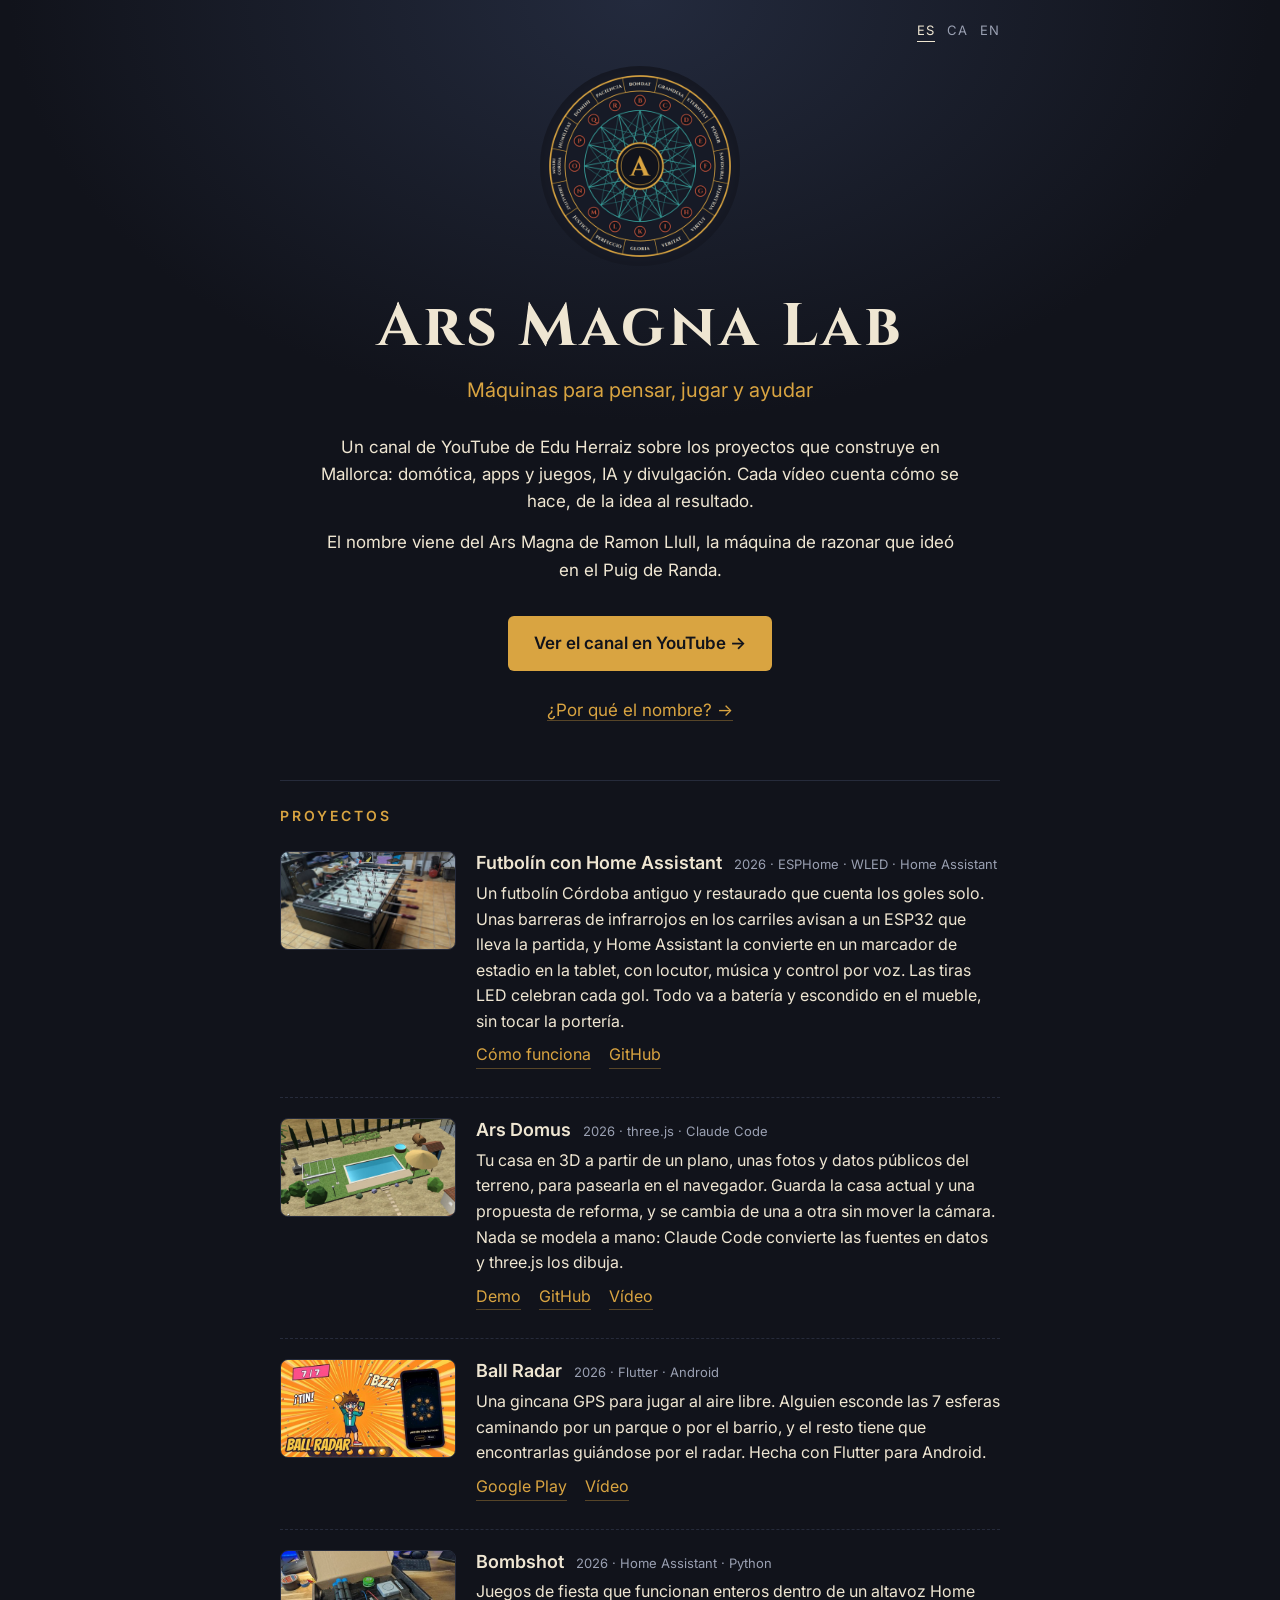
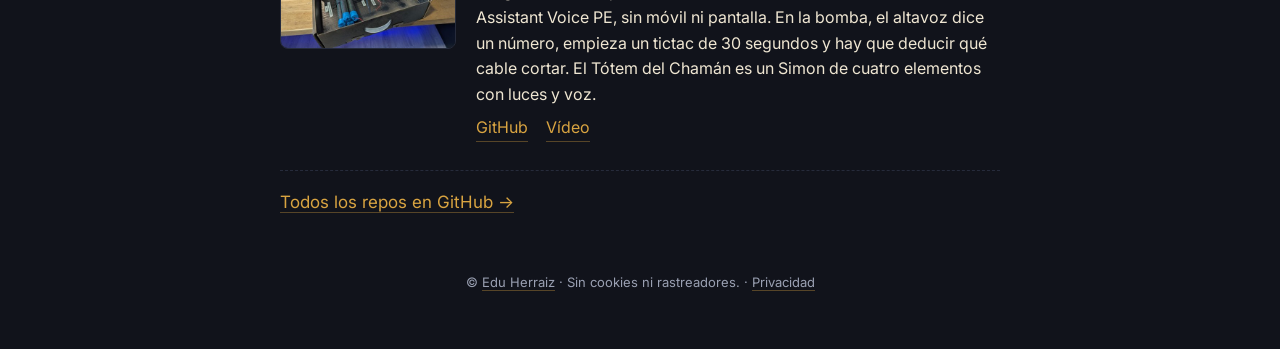
<file: index.html>
<!doctype html>
<html lang="es">
<head>
<meta charset="utf-8">
<meta name="viewport" content="width=device-width, initial-scale=1">
<title>Ars Magna Lab</title>
<meta name="description" content="Ars Magna Lab, el canal de YouTube de Edu Herraiz: máquinas para pensar, jugar y ayudar. Domótica, apps y juegos, IA y divulgación.">
<meta name="author" content="Edu Herraiz">
<link rel="canonical" href="https://arsmagnalab.com/">
<link rel="alternate" hreflang="es" href="https://arsmagnalab.com/">
<link rel="alternate" hreflang="ca" href="https://arsmagnalab.com/ca/">
<link rel="alternate" hreflang="en" href="https://arsmagnalab.com/en/">
<link rel="alternate" hreflang="x-default" href="https://arsmagnalab.com/">
<meta property="og:title" content="Ars Magna Lab">
<meta property="og:description" content="Ars Magna Lab, el canal de YouTube de Edu Herraiz: máquinas para pensar, jugar y ayudar. Domótica, apps y juegos, IA y divulgación.">
<meta property="og:image" content="https://arsmagnalab.com/og.jpg">
<meta property="og:url" content="https://arsmagnalab.com/">
<meta name="twitter:card" content="summary_large_image">
<meta name="color-scheme" content="dark">
<link rel="icon" href="favicon.svg" type="image/svg+xml">
<link rel="preconnect" href="https://fonts.googleapis.com">
<link rel="preconnect" href="https://fonts.gstatic.com" crossorigin>
<link href="https://fonts.googleapis.com/css2?family=Cinzel:wght@600;700&family=Inter:wght@400;600&display=swap" rel="stylesheet">
<link rel="stylesheet" href="assets/style.css">
</head>
<body>
<main>
  <nav class="lang" aria-label="Español"><a href="" hreflang="es" lang="es" aria-current=page>ES</a> <a href="ca/" hreflang="ca" lang="ca">CA</a> <a href="en/" hreflang="en" lang="en">EN</a></nav>

  <header class="hero">
    <img class="figura" src="figura-a.png" width="200" height="200" alt="La Figura A de Ramon Llull, redibujada">
    <h1>Ars Magna Lab</h1>
    <p class="lema">Máquinas para pensar, jugar y ayudar</p>
    <p>Un canal de YouTube de Edu Herraiz sobre los proyectos que construye en Mallorca: domótica, apps y juegos, IA y divulgación. Cada vídeo cuenta cómo se hace, de la idea al resultado.</p>
    <p>El nombre viene del Ars Magna de Ramon Llull, la máquina de razonar que ideó en el Puig de Randa.</p>
    <a class="canal" href="https://www.youtube.com/@arsmagna_lab" rel="noopener">Ver el canal en YouTube →</a>
    <p class="more"><a href="llull/">¿Por qué el nombre? →</a></p>
  </header>

  <section>
    <h2>Proyectos</h2>
    <ul class="projects">
      <li class="proj">
        <a class="thumb" tabindex="-1" href="futbolin/"><img src="assets/projects/futbolin.jpg" width="176" height="99" alt="" loading="lazy"></a>
        <div>
          <div class="proj-head"><h3>Futbolín con Home Assistant</h3><span class="meta">2026 · ESPHome · WLED · Home Assistant</span></div>
          <p>Un futbolín Córdoba antiguo y restaurado que cuenta los goles solo. Unas barreras de infrarrojos en los carriles avisan a un ESP32 que lleva la partida, y Home Assistant la convierte en un marcador de estadio en la tablet, con locutor, música y control por voz. Las tiras LED celebran cada gol. Todo va a batería y escondido en el mueble, sin tocar la portería.</p>
          <p class="links"><a href="futbolin/">Cómo funciona</a> <a href="https://github.com/ars-magna-lab/futbolin-home-assistant" rel="noopener">GitHub</a></p>
        </div>
      </li>
      <li class="proj">
        <a class="thumb" tabindex="-1" href="https://ars-domus.arsmagnalab.com" rel="noopener"><img src="assets/projects/ars-domus.jpg" width="176" height="99" alt="" loading="lazy"></a>
        <div>
          <div class="proj-head"><h3>Ars Domus</h3><span class="meta">2026 · three.js · Claude Code</span></div>
          <p>Tu casa en 3D a partir de un plano, unas fotos y datos públicos del terreno, para pasearla en el navegador. Guarda la casa actual y una propuesta de reforma, y se cambia de una a otra sin mover la cámara. Nada se modela a mano: Claude Code convierte las fuentes en datos y three.js los dibuja.</p>
          <p class="links"><a href="https://ars-domus.arsmagnalab.com" rel="noopener">Demo</a> <a href="https://github.com/ars-magna-lab/ars-domus" rel="noopener">GitHub</a> <a href="https://www.youtube.com/watch?v=480Ta170Xg8" rel="noopener">Vídeo</a></p>
        </div>
      </li>
      <li class="proj">
        <a class="thumb" tabindex="-1" href="https://play.google.com/store/apps/details?id=com.ballradar.app" rel="noopener"><img src="assets/projects/ball-radar.jpg" width="176" height="99" alt="" loading="lazy"></a>
        <div>
          <div class="proj-head"><h3>Ball Radar</h3><span class="meta">2026 · Flutter · Android</span></div>
          <p>Una gincana GPS para jugar al aire libre. Alguien esconde las 7 esferas caminando por un parque o por el barrio, y el resto tiene que encontrarlas guiándose por el radar. Hecha con Flutter para Android.</p>
          <p class="links"><a href="https://play.google.com/store/apps/details?id=com.ballradar.app" rel="noopener">Google Play</a> <a href="https://www.youtube.com/watch?v=LTOWS466q20" rel="noopener">Vídeo</a></p>
        </div>
      </li>
      <li class="proj">
        <a class="thumb" tabindex="-1" href="https://github.com/ars-magna-lab/bombshot" rel="noopener"><img src="assets/projects/bombshot.jpg" width="176" height="99" alt="" loading="lazy"></a>
        <div>
          <div class="proj-head"><h3>Bombshot</h3><span class="meta">2026 · Home Assistant · Python</span></div>
          <p>Juegos de fiesta que funcionan enteros dentro de un altavoz Home Assistant Voice PE, sin móvil ni pantalla. En la bomba, el altavoz dice un número, empieza un tictac de 30 segundos y hay que deducir qué cable cortar. El Tótem del Chamán es un Simon de cuatro elementos con luces y voz.</p>
          <p class="links"><a href="https://github.com/ars-magna-lab/bombshot" rel="noopener">GitHub</a> <a href="https://www.youtube.com/watch?v=b6ZcncrODek" rel="noopener">Vídeo</a></p>
        </div>
      </li>
    </ul>
    <p class="more"><a href="https://github.com/ars-magna-lab" rel="noopener">Todos los repos en GitHub →</a></p>
  </section>

  <footer>© <a href="https://www.eduherraiz.com" rel="noopener">Edu Herraiz</a> · Sin cookies ni rastreadores. · <a href="privacidad/">Privacidad</a></footer>
</main>
</body>
</html>
</file>
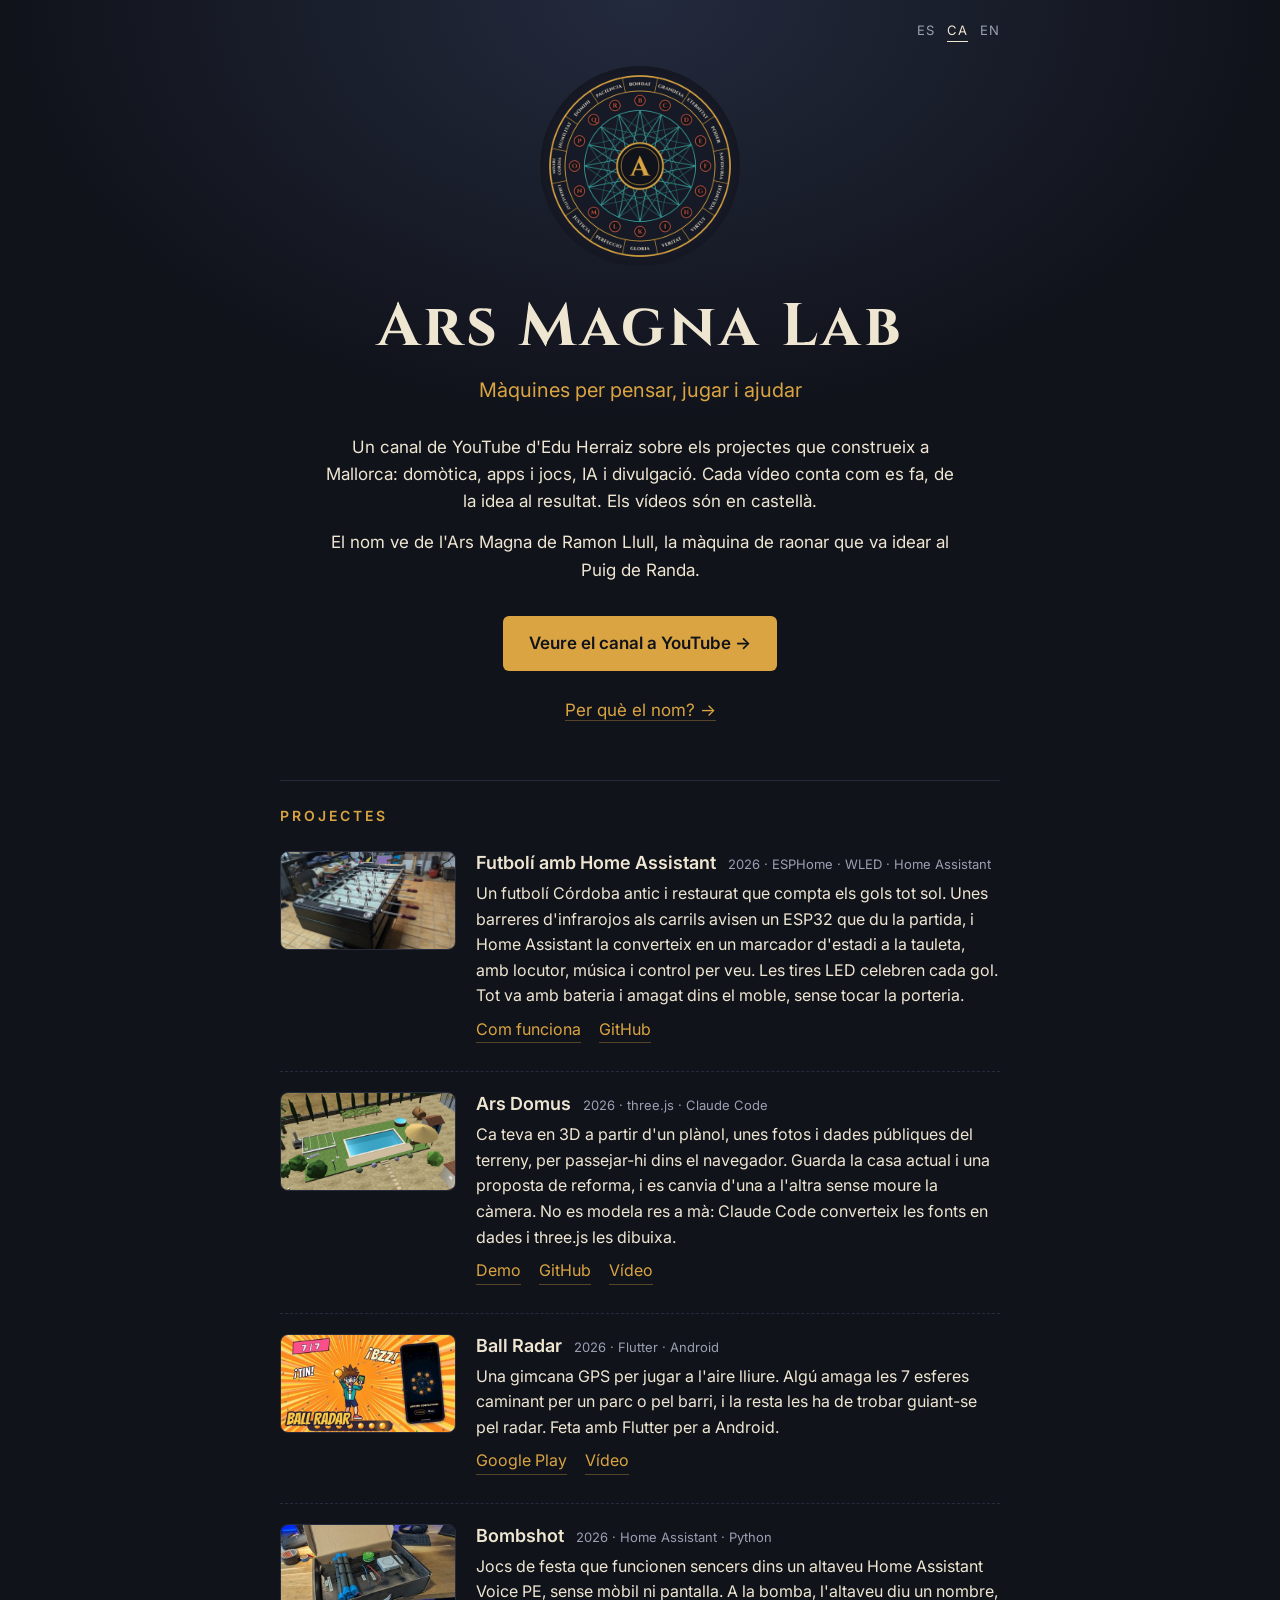
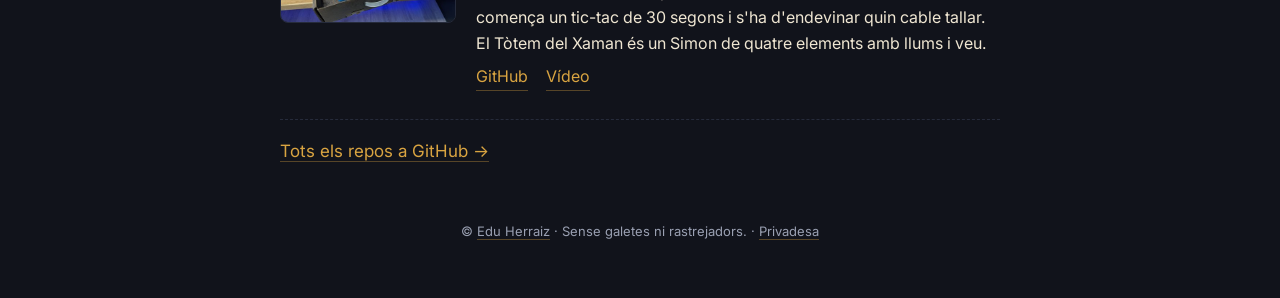
<file: ca/index.html>
<!doctype html>
<html lang="ca">
<head>
<meta charset="utf-8">
<meta name="viewport" content="width=device-width, initial-scale=1">
<title>Ars Magna Lab</title>
<meta name="description" content="Ars Magna Lab, el canal de YouTube d&#x27;Edu Herraiz: màquines per pensar, jugar i ajudar. Domòtica, apps i jocs, IA i divulgació.">
<meta name="author" content="Edu Herraiz">
<link rel="canonical" href="https://arsmagnalab.com/ca/">
<link rel="alternate" hreflang="es" href="https://arsmagnalab.com/">
<link rel="alternate" hreflang="ca" href="https://arsmagnalab.com/ca/">
<link rel="alternate" hreflang="en" href="https://arsmagnalab.com/en/">
<link rel="alternate" hreflang="x-default" href="https://arsmagnalab.com/">
<meta property="og:title" content="Ars Magna Lab">
<meta property="og:description" content="Ars Magna Lab, el canal de YouTube d&#x27;Edu Herraiz: màquines per pensar, jugar i ajudar. Domòtica, apps i jocs, IA i divulgació.">
<meta property="og:image" content="https://arsmagnalab.com/og.jpg">
<meta property="og:url" content="https://arsmagnalab.com/ca/">
<meta name="twitter:card" content="summary_large_image">
<meta name="color-scheme" content="dark">
<link rel="icon" href="../favicon.svg" type="image/svg+xml">
<link rel="preconnect" href="https://fonts.googleapis.com">
<link rel="preconnect" href="https://fonts.gstatic.com" crossorigin>
<link href="https://fonts.googleapis.com/css2?family=Cinzel:wght@600;700&family=Inter:wght@400;600&display=swap" rel="stylesheet">
<link rel="stylesheet" href="../assets/style.css">
</head>
<body>
<main>
  <nav class="lang" aria-label="Català"><a href="../" hreflang="es" lang="es">ES</a> <a href="../ca/" hreflang="ca" lang="ca" aria-current=page>CA</a> <a href="../en/" hreflang="en" lang="en">EN</a></nav>

  <header class="hero">
    <img class="figura" src="../figura-a.png" width="200" height="200" alt="La Figura A de Ramon Llull, redibuixada">
    <h1>Ars Magna Lab</h1>
    <p class="lema">Màquines per pensar, jugar i ajudar</p>
    <p>Un canal de YouTube d&#x27;Edu Herraiz sobre els projectes que construeix a Mallorca: domòtica, apps i jocs, IA i divulgació. Cada vídeo conta com es fa, de la idea al resultat. Els vídeos són en castellà.</p>
    <p>El nom ve de l&#x27;Ars Magna de Ramon Llull, la màquina de raonar que va idear al Puig de Randa.</p>
    <a class="canal" href="https://www.youtube.com/@arsmagna_lab" rel="noopener">Veure el canal a YouTube →</a>
    <p class="more"><a href="llull/">Per què el nom? →</a></p>
  </header>

  <section>
    <h2>Projectes</h2>
    <ul class="projects">
      <li class="proj">
        <a class="thumb" tabindex="-1" href="futbolin/"><img src="../assets/projects/futbolin.jpg" width="176" height="99" alt="" loading="lazy"></a>
        <div>
          <div class="proj-head"><h3>Futbolí amb Home Assistant</h3><span class="meta">2026 · ESPHome · WLED · Home Assistant</span></div>
          <p>Un futbolí Córdoba antic i restaurat que compta els gols tot sol. Unes barreres d&#x27;infrarojos als carrils avisen un ESP32 que du la partida, i Home Assistant la converteix en un marcador d&#x27;estadi a la tauleta, amb locutor, música i control per veu. Les tires LED celebren cada gol. Tot va amb bateria i amagat dins el moble, sense tocar la porteria.</p>
          <p class="links"><a href="futbolin/">Com funciona</a> <a href="https://github.com/ars-magna-lab/futbolin-home-assistant" rel="noopener">GitHub</a></p>
        </div>
      </li>
      <li class="proj">
        <a class="thumb" tabindex="-1" href="https://ars-domus.arsmagnalab.com" rel="noopener"><img src="../assets/projects/ars-domus.jpg" width="176" height="99" alt="" loading="lazy"></a>
        <div>
          <div class="proj-head"><h3>Ars Domus</h3><span class="meta">2026 · three.js · Claude Code</span></div>
          <p>Ca teva en 3D a partir d&#x27;un plànol, unes fotos i dades públiques del terreny, per passejar-hi dins el navegador. Guarda la casa actual i una proposta de reforma, i es canvia d&#x27;una a l&#x27;altra sense moure la càmera. No es modela res a mà: Claude Code converteix les fonts en dades i three.js les dibuixa.</p>
          <p class="links"><a href="https://ars-domus.arsmagnalab.com" rel="noopener">Demo</a> <a href="https://github.com/ars-magna-lab/ars-domus" rel="noopener">GitHub</a> <a href="https://www.youtube.com/watch?v=480Ta170Xg8" rel="noopener">Vídeo</a></p>
        </div>
      </li>
      <li class="proj">
        <a class="thumb" tabindex="-1" href="https://play.google.com/store/apps/details?id=com.ballradar.app" rel="noopener"><img src="../assets/projects/ball-radar.jpg" width="176" height="99" alt="" loading="lazy"></a>
        <div>
          <div class="proj-head"><h3>Ball Radar</h3><span class="meta">2026 · Flutter · Android</span></div>
          <p>Una gimcana GPS per jugar a l&#x27;aire lliure. Algú amaga les 7 esferes caminant per un parc o pel barri, i la resta les ha de trobar guiant-se pel radar. Feta amb Flutter per a Android.</p>
          <p class="links"><a href="https://play.google.com/store/apps/details?id=com.ballradar.app" rel="noopener">Google Play</a> <a href="https://www.youtube.com/watch?v=LTOWS466q20" rel="noopener">Vídeo</a></p>
        </div>
      </li>
      <li class="proj">
        <a class="thumb" tabindex="-1" href="https://github.com/ars-magna-lab/bombshot" rel="noopener"><img src="../assets/projects/bombshot.jpg" width="176" height="99" alt="" loading="lazy"></a>
        <div>
          <div class="proj-head"><h3>Bombshot</h3><span class="meta">2026 · Home Assistant · Python</span></div>
          <p>Jocs de festa que funcionen sencers dins un altaveu Home Assistant Voice PE, sense mòbil ni pantalla. A la bomba, l&#x27;altaveu diu un nombre, comença un tic-tac de 30 segons i s&#x27;ha d&#x27;endevinar quin cable tallar. El Tòtem del Xaman és un Simon de quatre elements amb llums i veu.</p>
          <p class="links"><a href="https://github.com/ars-magna-lab/bombshot" rel="noopener">GitHub</a> <a href="https://www.youtube.com/watch?v=b6ZcncrODek" rel="noopener">Vídeo</a></p>
        </div>
      </li>
    </ul>
    <p class="more"><a href="https://github.com/ars-magna-lab" rel="noopener">Tots els repos a GitHub →</a></p>
  </section>

  <footer>© <a href="https://www.eduherraiz.com" rel="noopener">Edu Herraiz</a> · Sense galetes ni rastrejadors. · <a href="../ca/privacidad/">Privadesa</a></footer>
</main>
</body>
</html>
</file>
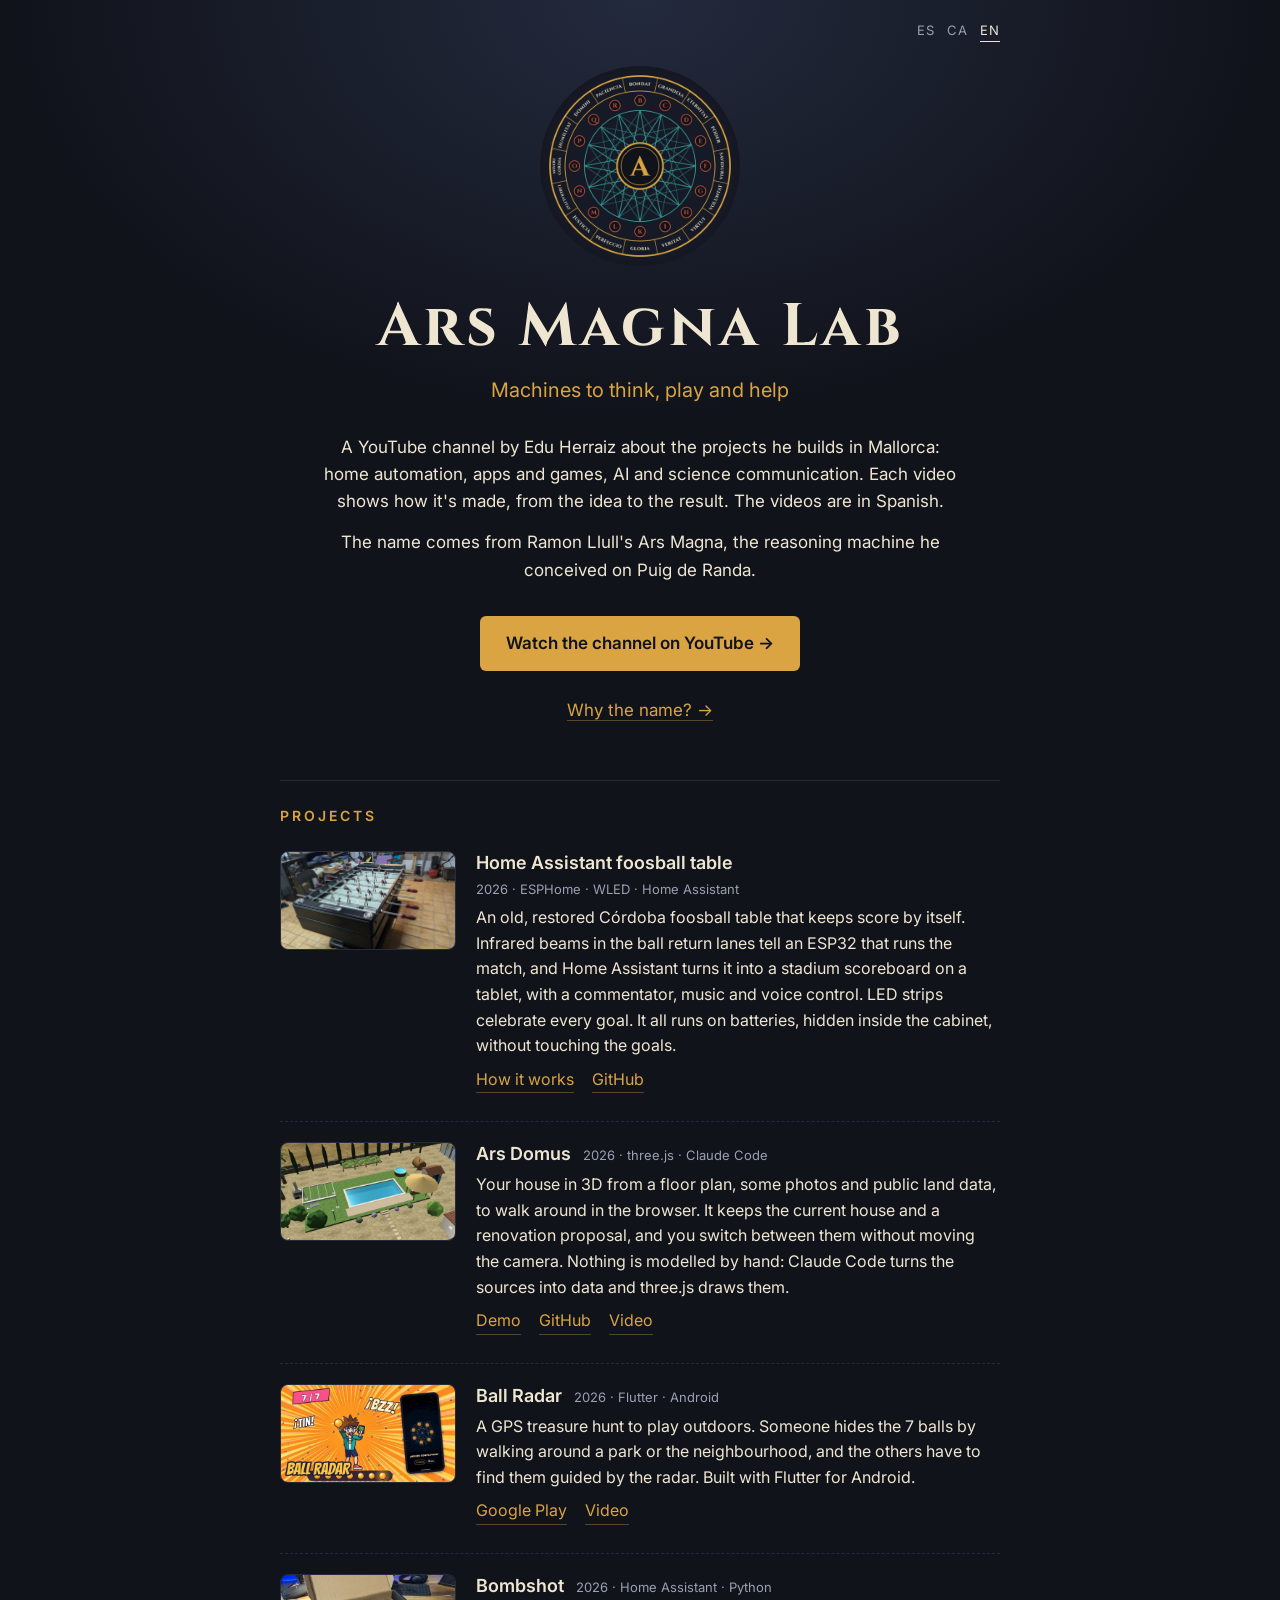
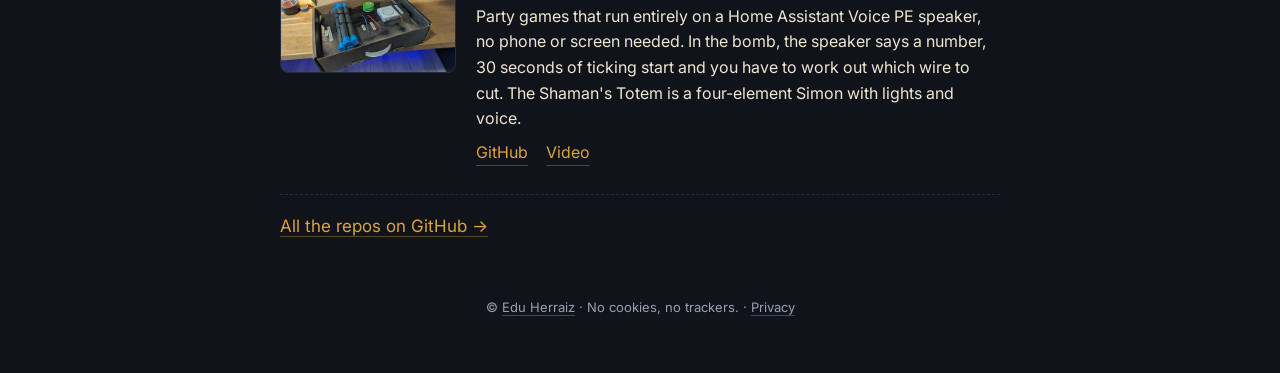
<file: en/index.html>
<!doctype html>
<html lang="en">
<head>
<meta charset="utf-8">
<meta name="viewport" content="width=device-width, initial-scale=1">
<title>Ars Magna Lab</title>
<meta name="description" content="Ars Magna Lab, Edu Herraiz&#x27;s YouTube channel: machines to think, play and help. Home automation, apps and games, AI and science communication.">
<meta name="author" content="Edu Herraiz">
<link rel="canonical" href="https://arsmagnalab.com/en/">
<link rel="alternate" hreflang="es" href="https://arsmagnalab.com/">
<link rel="alternate" hreflang="ca" href="https://arsmagnalab.com/ca/">
<link rel="alternate" hreflang="en" href="https://arsmagnalab.com/en/">
<link rel="alternate" hreflang="x-default" href="https://arsmagnalab.com/">
<meta property="og:title" content="Ars Magna Lab">
<meta property="og:description" content="Ars Magna Lab, Edu Herraiz&#x27;s YouTube channel: machines to think, play and help. Home automation, apps and games, AI and science communication.">
<meta property="og:image" content="https://arsmagnalab.com/og.jpg">
<meta property="og:url" content="https://arsmagnalab.com/en/">
<meta name="twitter:card" content="summary_large_image">
<meta name="color-scheme" content="dark">
<link rel="icon" href="../favicon.svg" type="image/svg+xml">
<link rel="preconnect" href="https://fonts.googleapis.com">
<link rel="preconnect" href="https://fonts.gstatic.com" crossorigin>
<link href="https://fonts.googleapis.com/css2?family=Cinzel:wght@600;700&family=Inter:wght@400;600&display=swap" rel="stylesheet">
<link rel="stylesheet" href="../assets/style.css">
</head>
<body>
<main>
  <nav class="lang" aria-label="English"><a href="../" hreflang="es" lang="es">ES</a> <a href="../ca/" hreflang="ca" lang="ca">CA</a> <a href="../en/" hreflang="en" lang="en" aria-current=page>EN</a></nav>

  <header class="hero">
    <img class="figura" src="../figura-a.png" width="200" height="200" alt="Ramon Llull&#x27;s Figure A, redrawn">
    <h1>Ars Magna Lab</h1>
    <p class="lema">Machines to think, play and help</p>
    <p>A YouTube channel by Edu Herraiz about the projects he builds in Mallorca: home automation, apps and games, AI and science communication. Each video shows how it&#x27;s made, from the idea to the result. The videos are in Spanish.</p>
    <p>The name comes from Ramon Llull&#x27;s Ars Magna, the reasoning machine he conceived on Puig de Randa.</p>
    <a class="canal" href="https://www.youtube.com/@arsmagna_lab" rel="noopener">Watch the channel on YouTube →</a>
    <p class="more"><a href="llull/">Why the name? →</a></p>
  </header>

  <section>
    <h2>Projects</h2>
    <ul class="projects">
      <li class="proj">
        <a class="thumb" tabindex="-1" href="futbolin/"><img src="../assets/projects/futbolin.jpg" width="176" height="99" alt="" loading="lazy"></a>
        <div>
          <div class="proj-head"><h3>Home Assistant foosball table</h3><span class="meta">2026 · ESPHome · WLED · Home Assistant</span></div>
          <p>An old, restored Córdoba foosball table that keeps score by itself. Infrared beams in the ball return lanes tell an ESP32 that runs the match, and Home Assistant turns it into a stadium scoreboard on a tablet, with a commentator, music and voice control. LED strips celebrate every goal. It all runs on batteries, hidden inside the cabinet, without touching the goals.</p>
          <p class="links"><a href="futbolin/">How it works</a> <a href="https://github.com/ars-magna-lab/futbolin-home-assistant" rel="noopener">GitHub</a></p>
        </div>
      </li>
      <li class="proj">
        <a class="thumb" tabindex="-1" href="https://ars-domus.arsmagnalab.com" rel="noopener"><img src="../assets/projects/ars-domus.jpg" width="176" height="99" alt="" loading="lazy"></a>
        <div>
          <div class="proj-head"><h3>Ars Domus</h3><span class="meta">2026 · three.js · Claude Code</span></div>
          <p>Your house in 3D from a floor plan, some photos and public land data, to walk around in the browser. It keeps the current house and a renovation proposal, and you switch between them without moving the camera. Nothing is modelled by hand: Claude Code turns the sources into data and three.js draws them.</p>
          <p class="links"><a href="https://ars-domus.arsmagnalab.com" rel="noopener">Demo</a> <a href="https://github.com/ars-magna-lab/ars-domus" rel="noopener">GitHub</a> <a href="https://www.youtube.com/watch?v=480Ta170Xg8" rel="noopener">Video</a></p>
        </div>
      </li>
      <li class="proj">
        <a class="thumb" tabindex="-1" href="https://play.google.com/store/apps/details?id=com.ballradar.app" rel="noopener"><img src="../assets/projects/ball-radar.jpg" width="176" height="99" alt="" loading="lazy"></a>
        <div>
          <div class="proj-head"><h3>Ball Radar</h3><span class="meta">2026 · Flutter · Android</span></div>
          <p>A GPS treasure hunt to play outdoors. Someone hides the 7 balls by walking around a park or the neighbourhood, and the others have to find them guided by the radar. Built with Flutter for Android.</p>
          <p class="links"><a href="https://play.google.com/store/apps/details?id=com.ballradar.app" rel="noopener">Google Play</a> <a href="https://www.youtube.com/watch?v=LTOWS466q20" rel="noopener">Video</a></p>
        </div>
      </li>
      <li class="proj">
        <a class="thumb" tabindex="-1" href="https://github.com/ars-magna-lab/bombshot" rel="noopener"><img src="../assets/projects/bombshot.jpg" width="176" height="99" alt="" loading="lazy"></a>
        <div>
          <div class="proj-head"><h3>Bombshot</h3><span class="meta">2026 · Home Assistant · Python</span></div>
          <p>Party games that run entirely on a Home Assistant Voice PE speaker, no phone or screen needed. In the bomb, the speaker says a number, 30 seconds of ticking start and you have to work out which wire to cut. The Shaman&#x27;s Totem is a four-element Simon with lights and voice.</p>
          <p class="links"><a href="https://github.com/ars-magna-lab/bombshot" rel="noopener">GitHub</a> <a href="https://www.youtube.com/watch?v=b6ZcncrODek" rel="noopener">Video</a></p>
        </div>
      </li>
    </ul>
    <p class="more"><a href="https://github.com/ars-magna-lab" rel="noopener">All the repos on GitHub →</a></p>
  </section>

  <footer>© <a href="https://www.eduherraiz.com" rel="noopener">Edu Herraiz</a> · No cookies, no trackers. · <a href="../en/privacidad/">Privacy</a></footer>
</main>
</body>
</html>
</file>
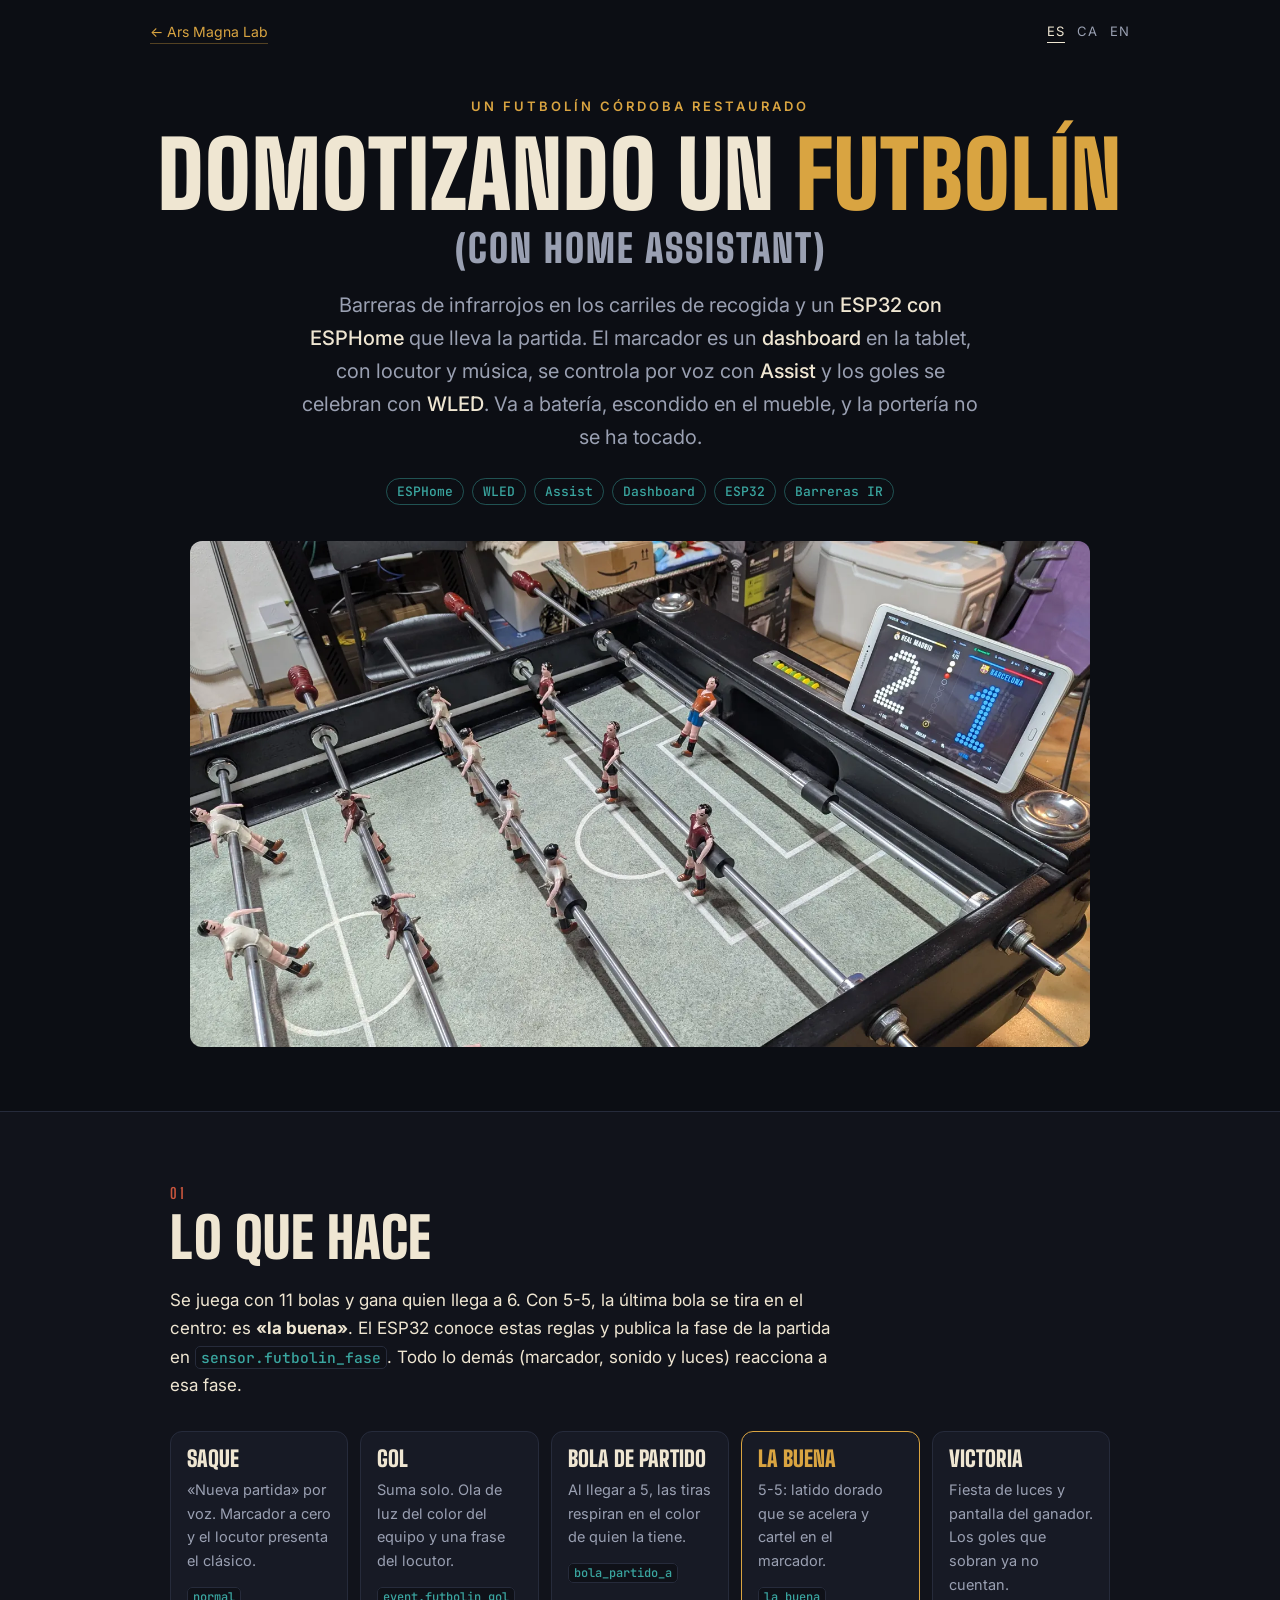
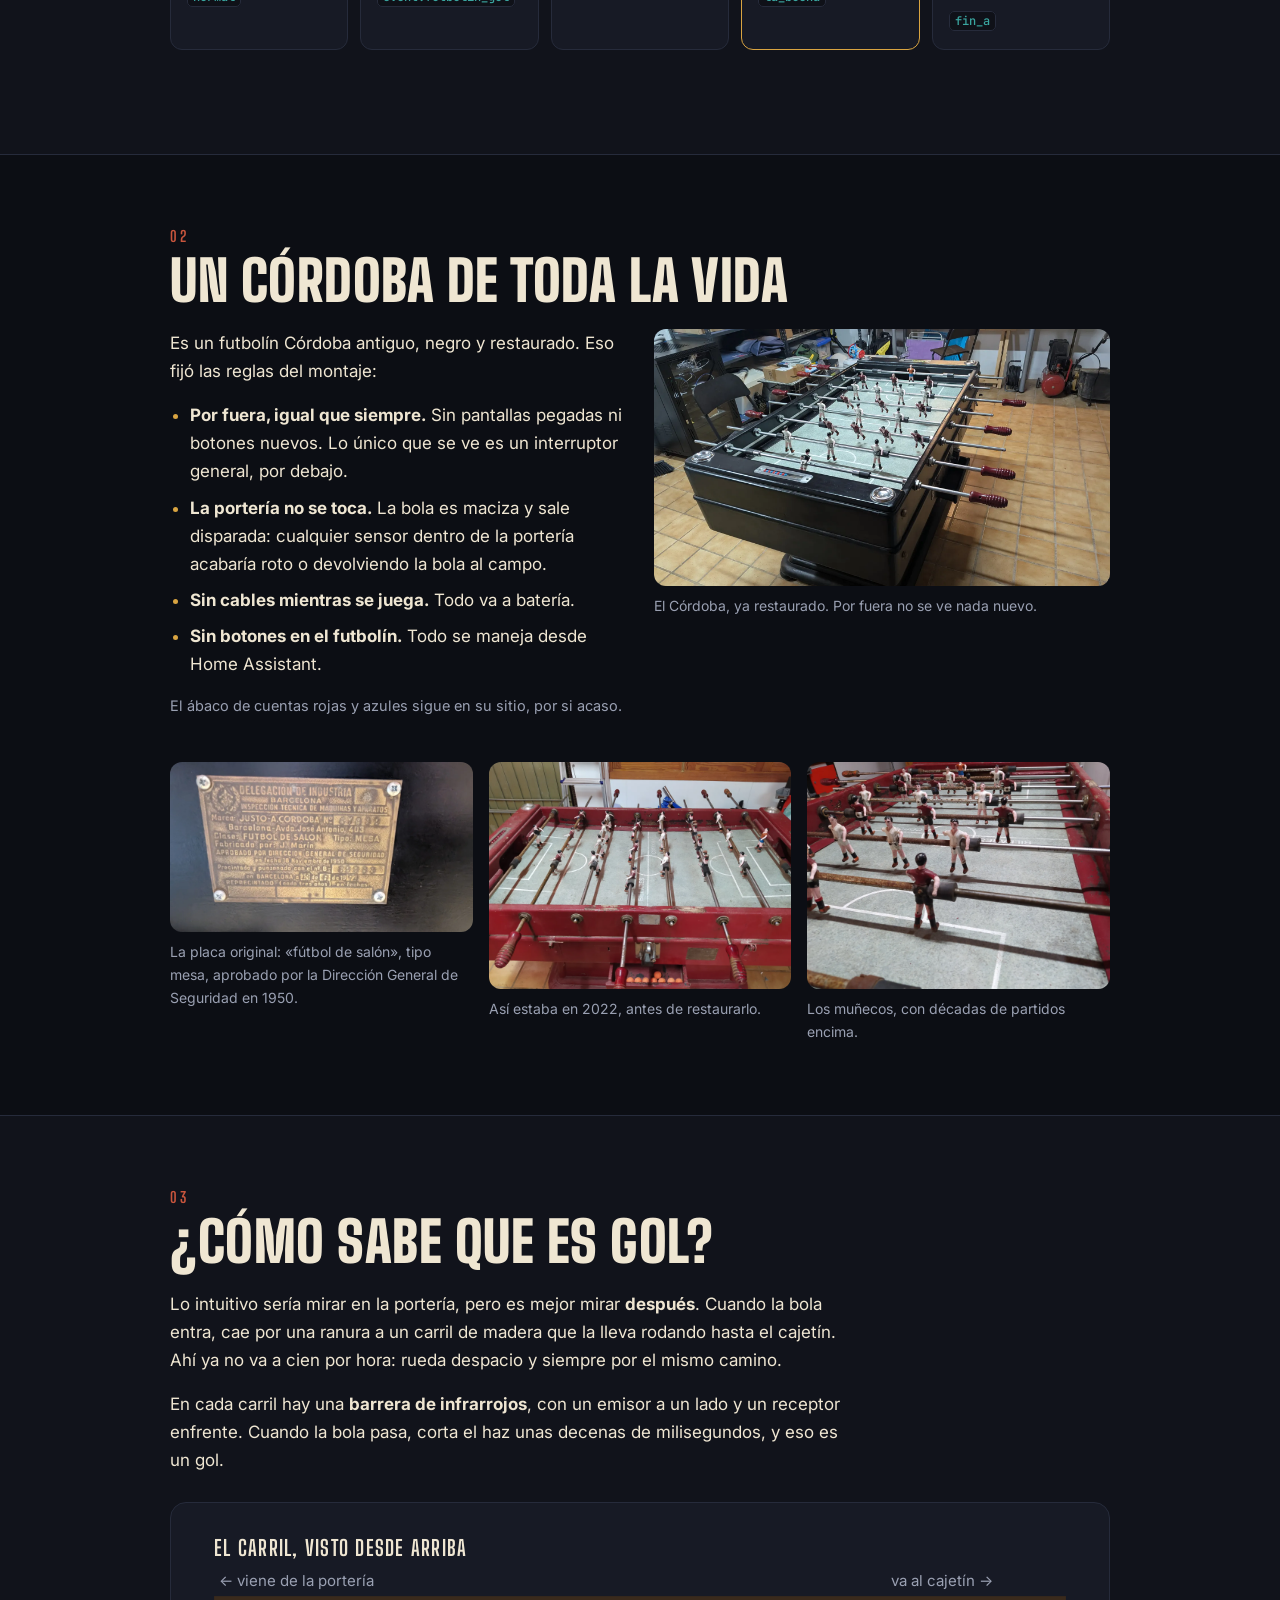
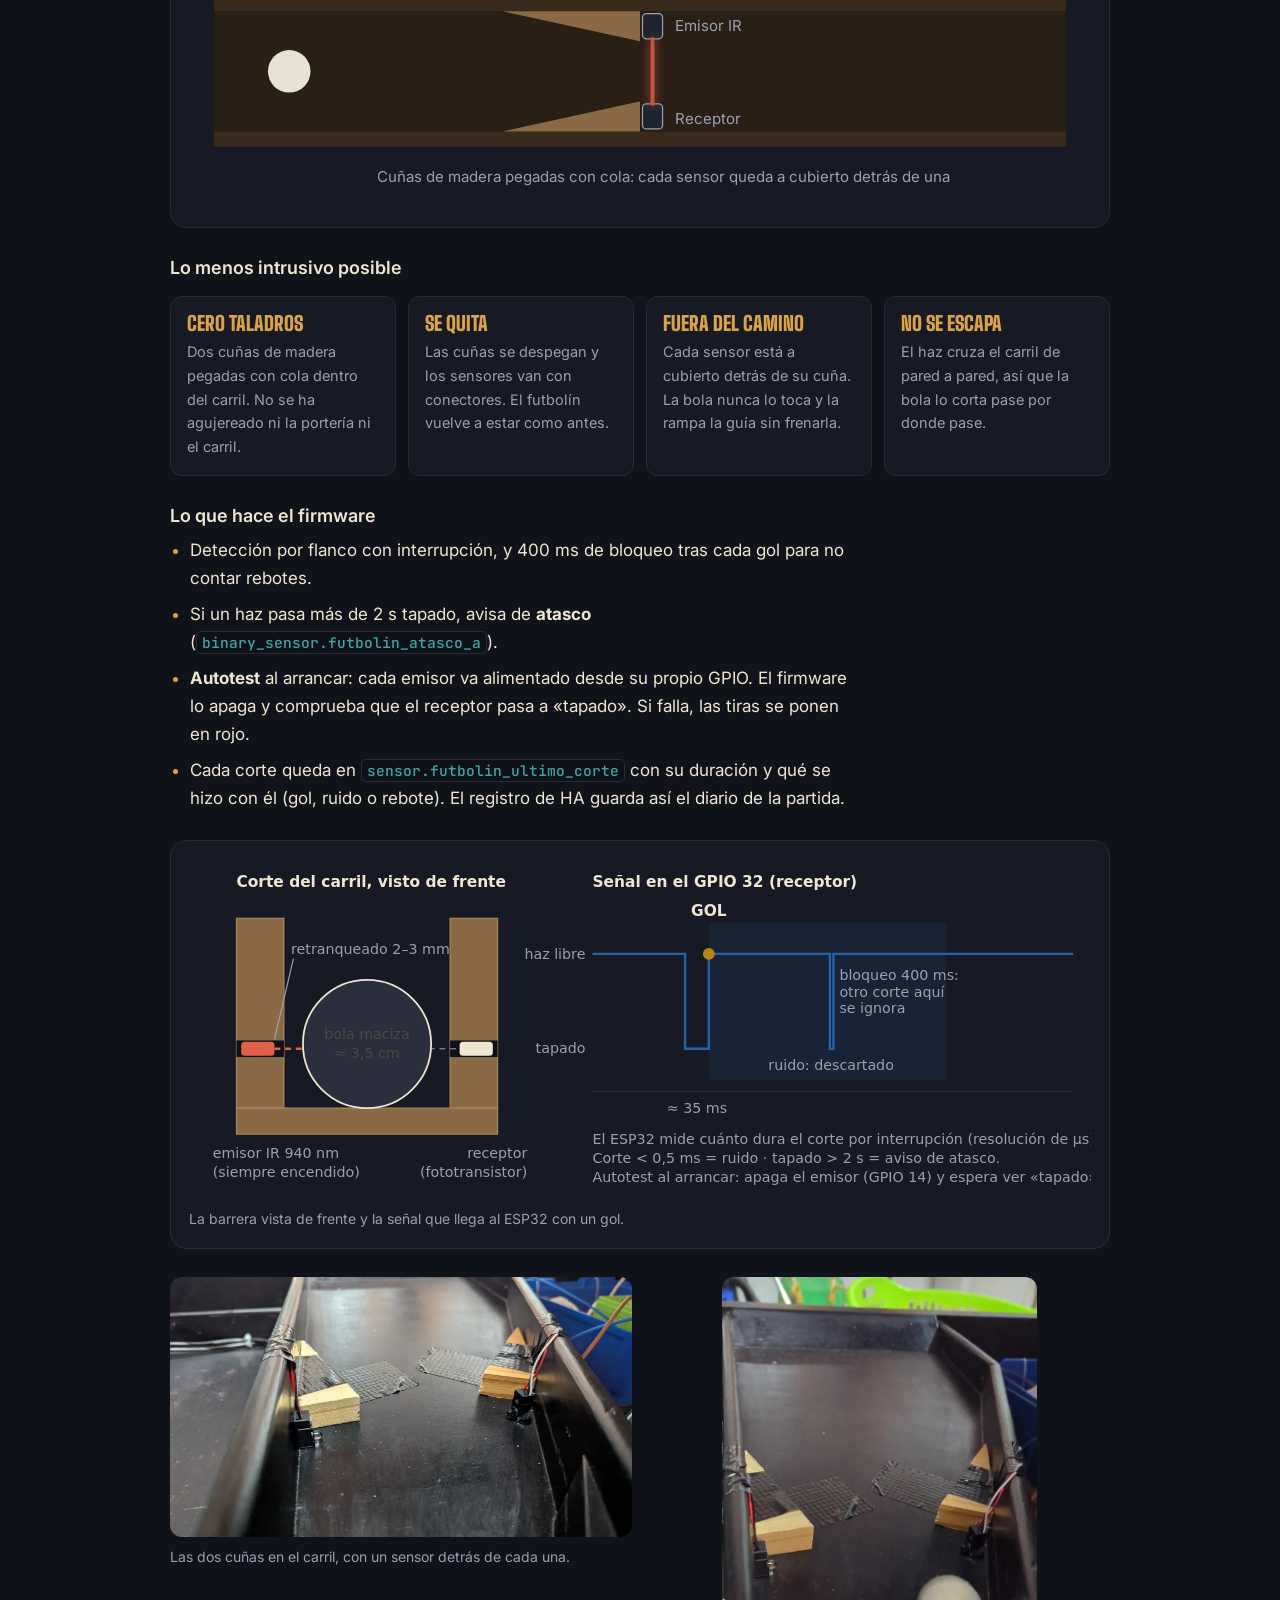
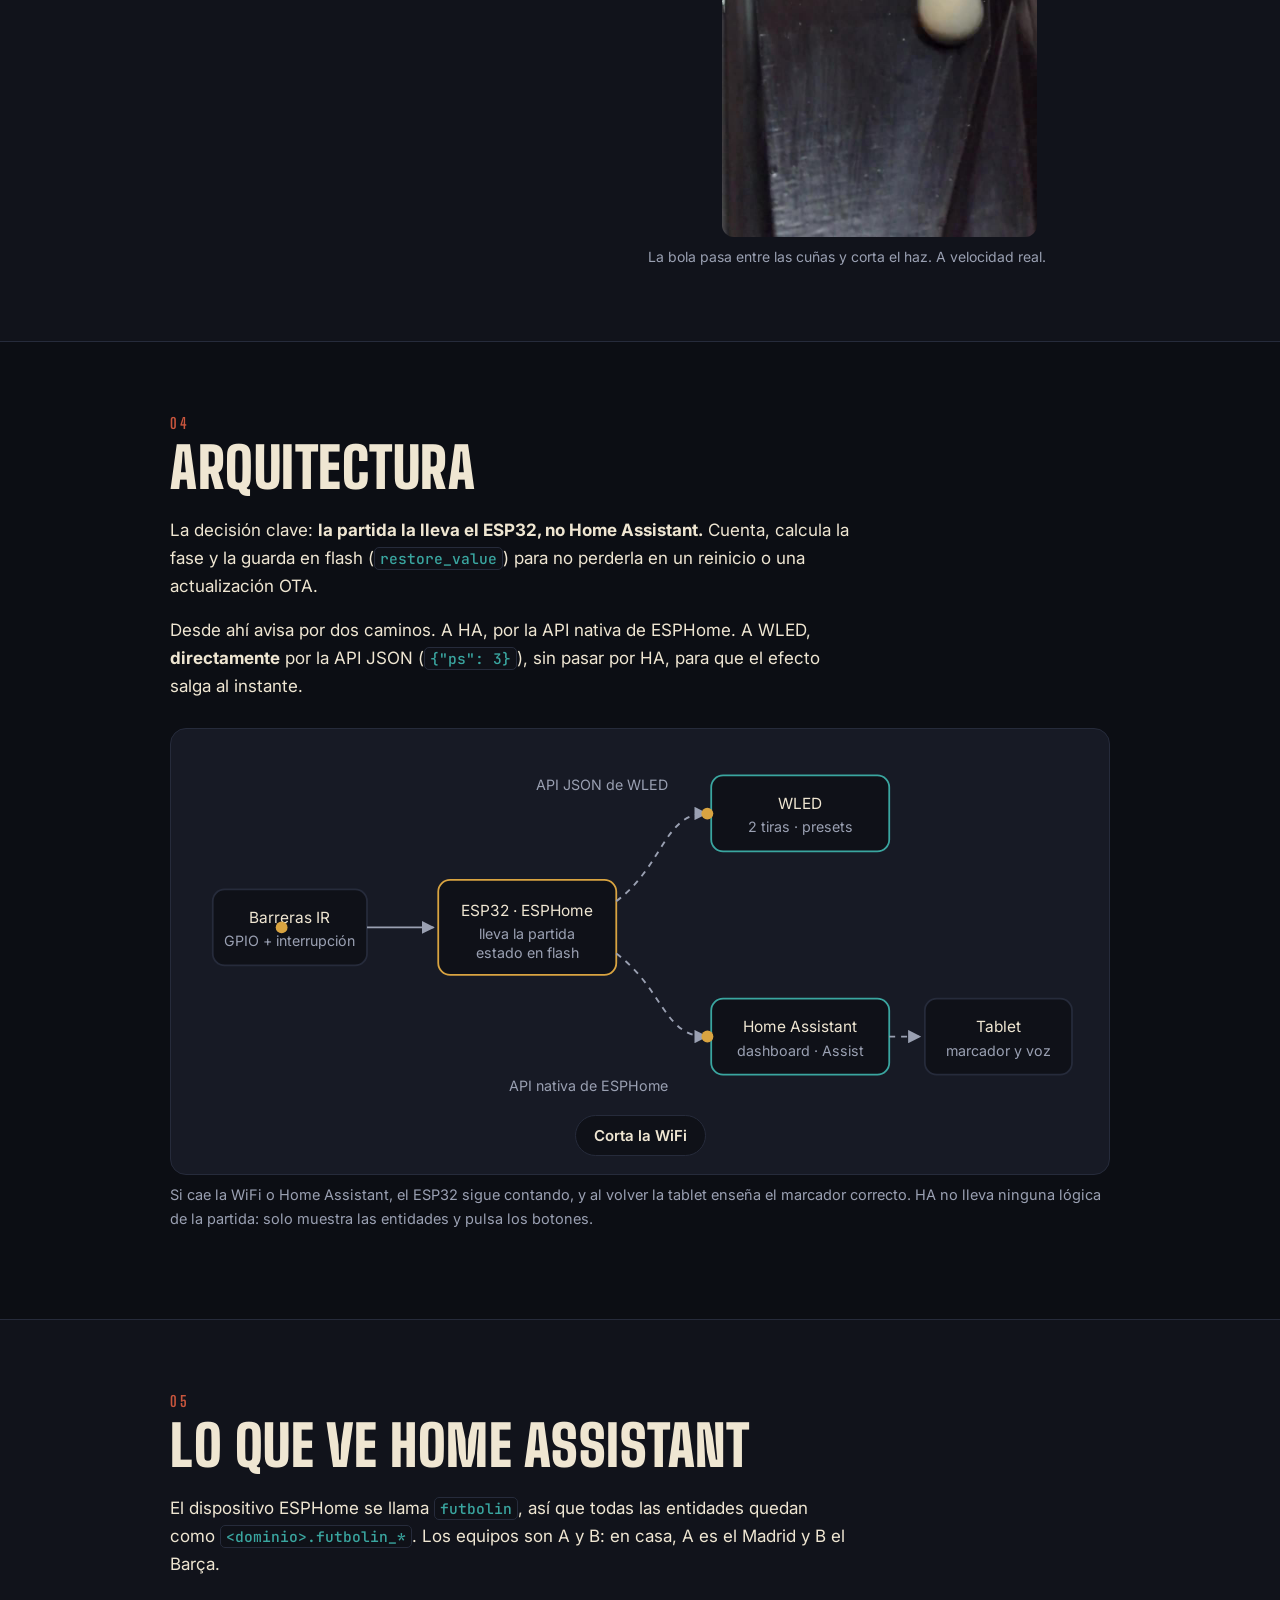
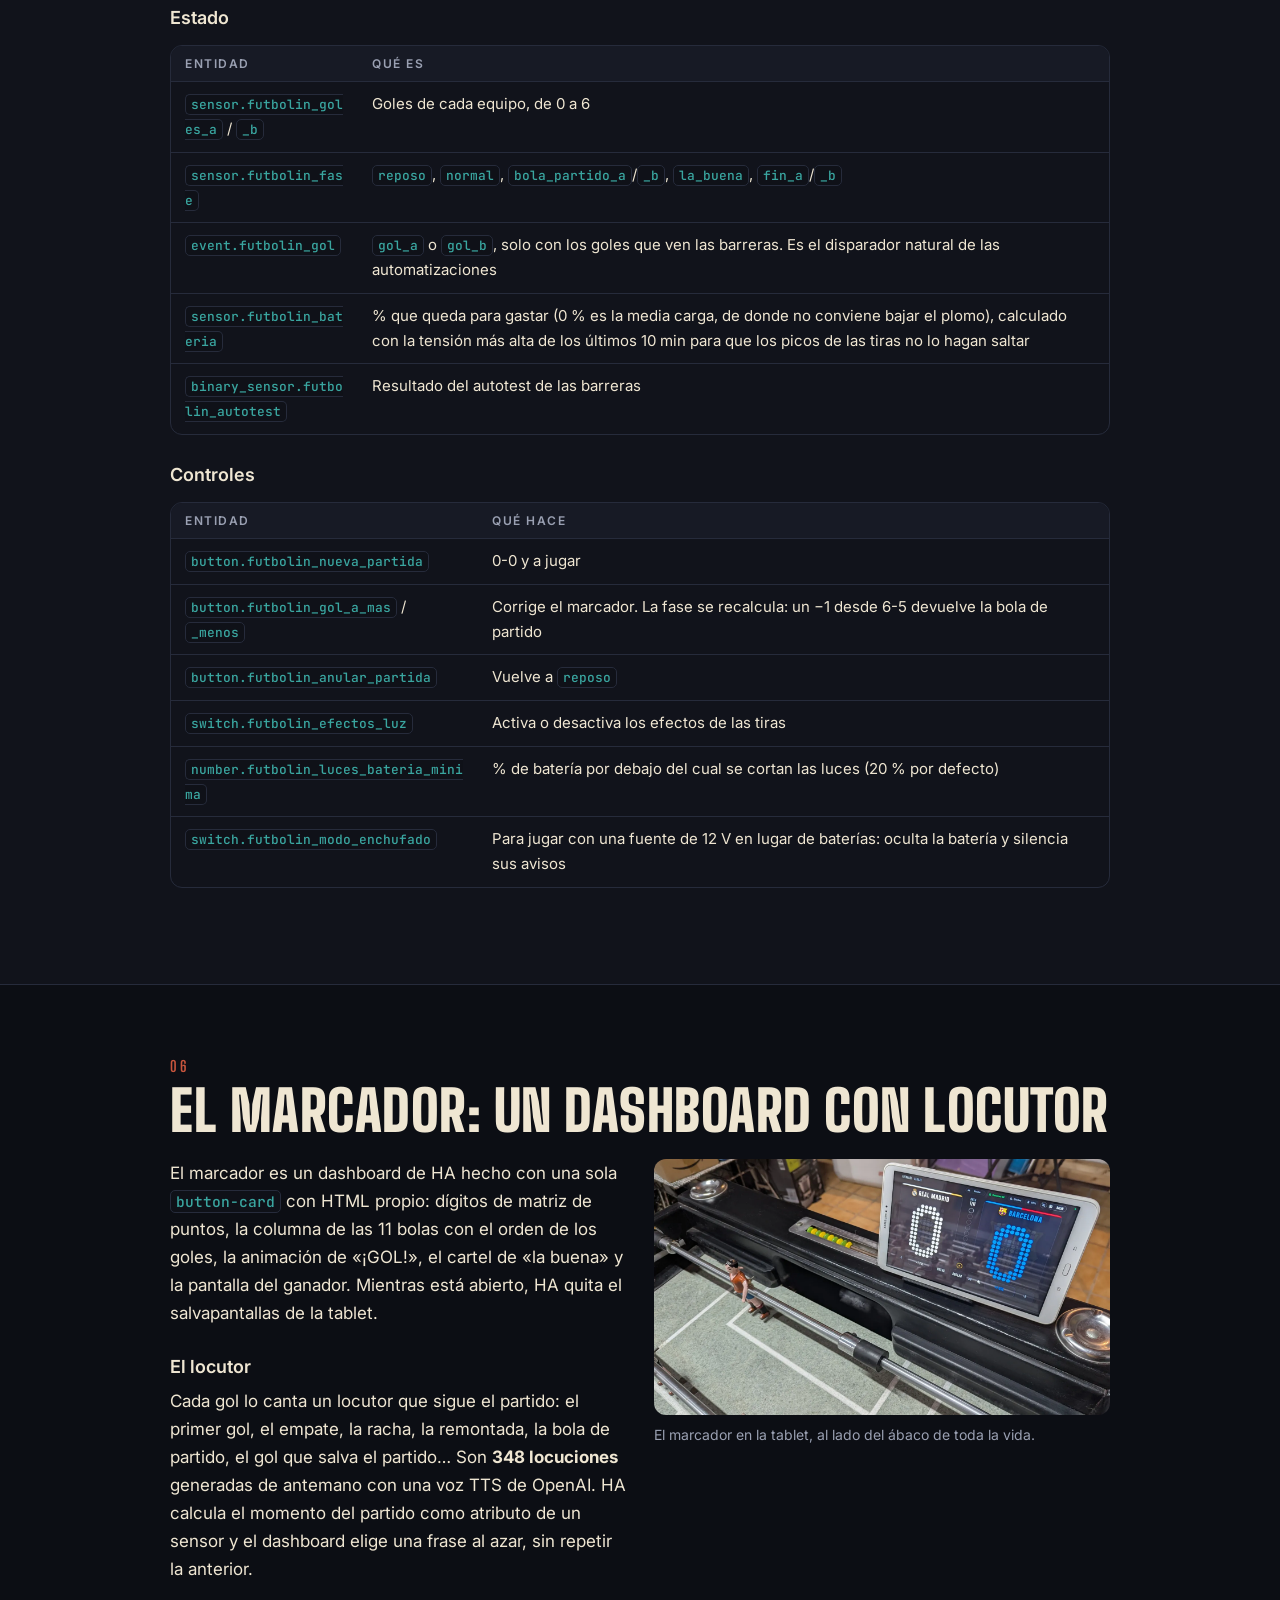
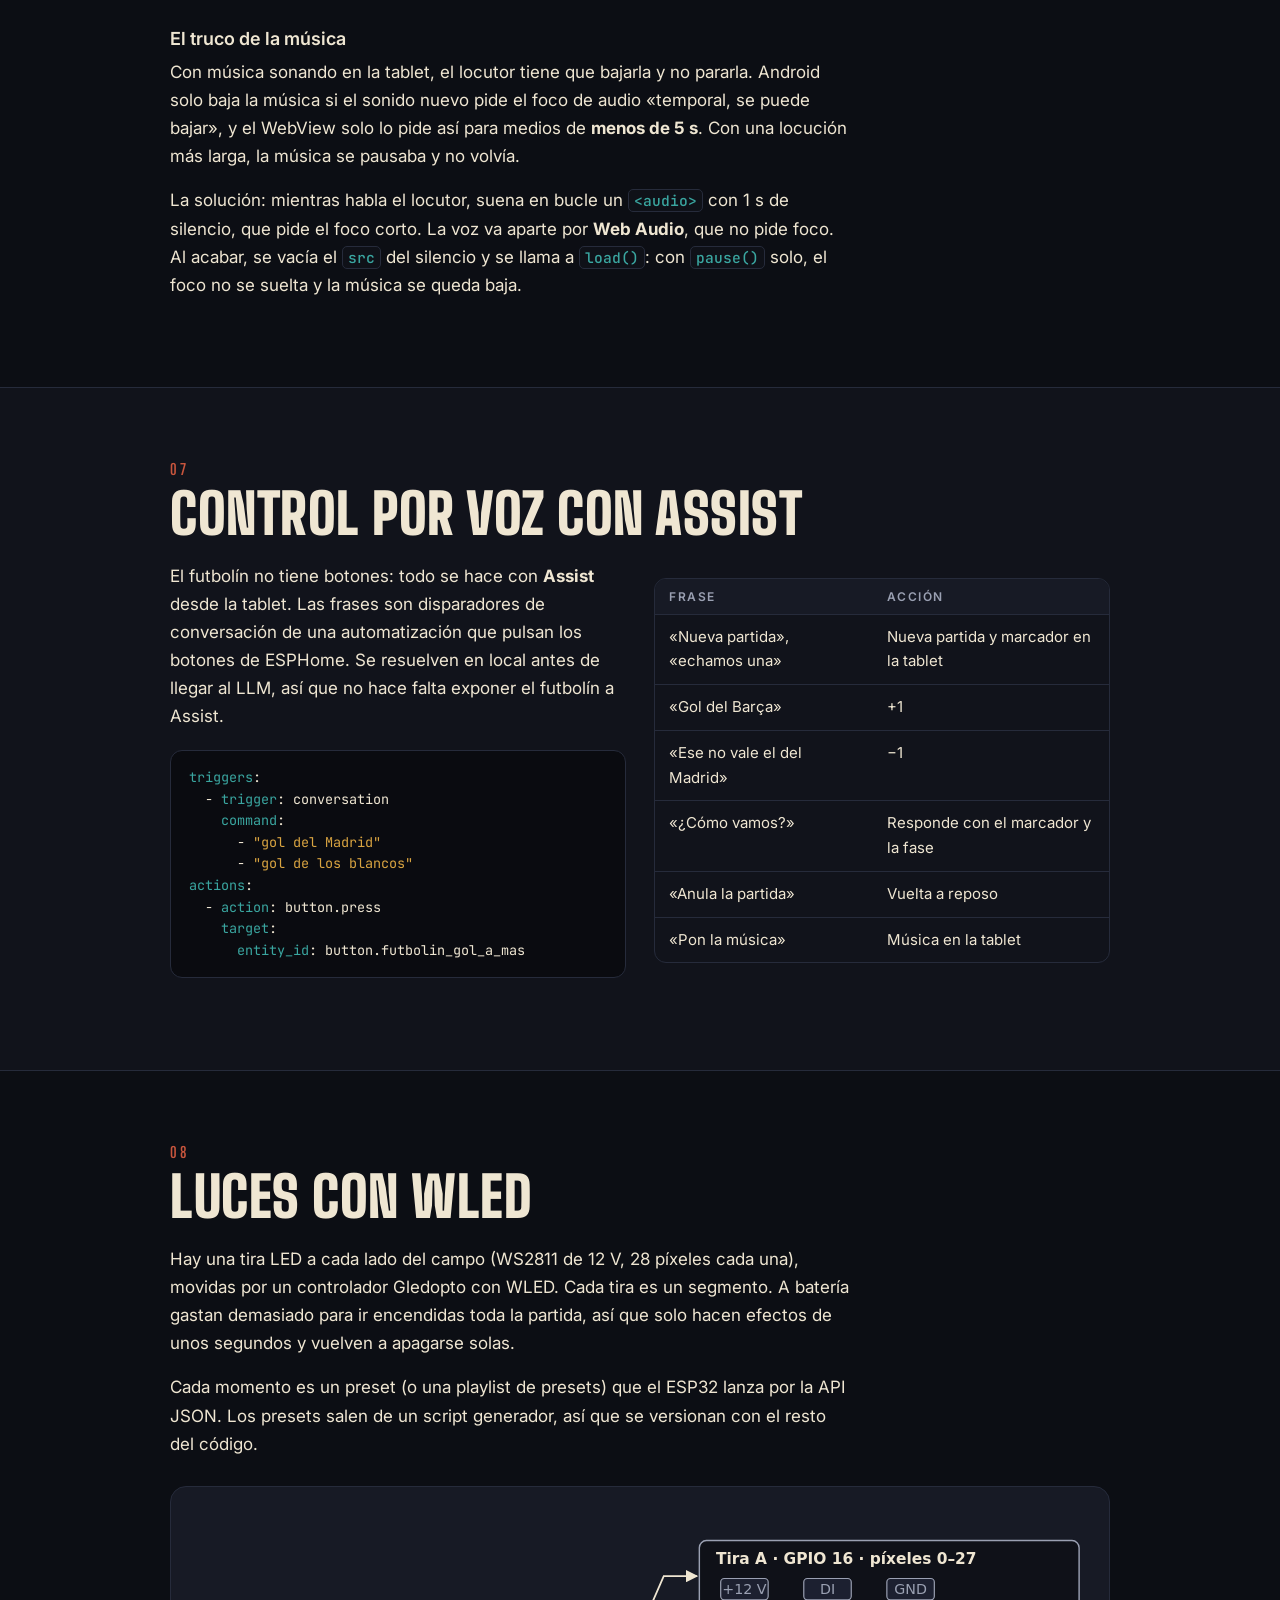
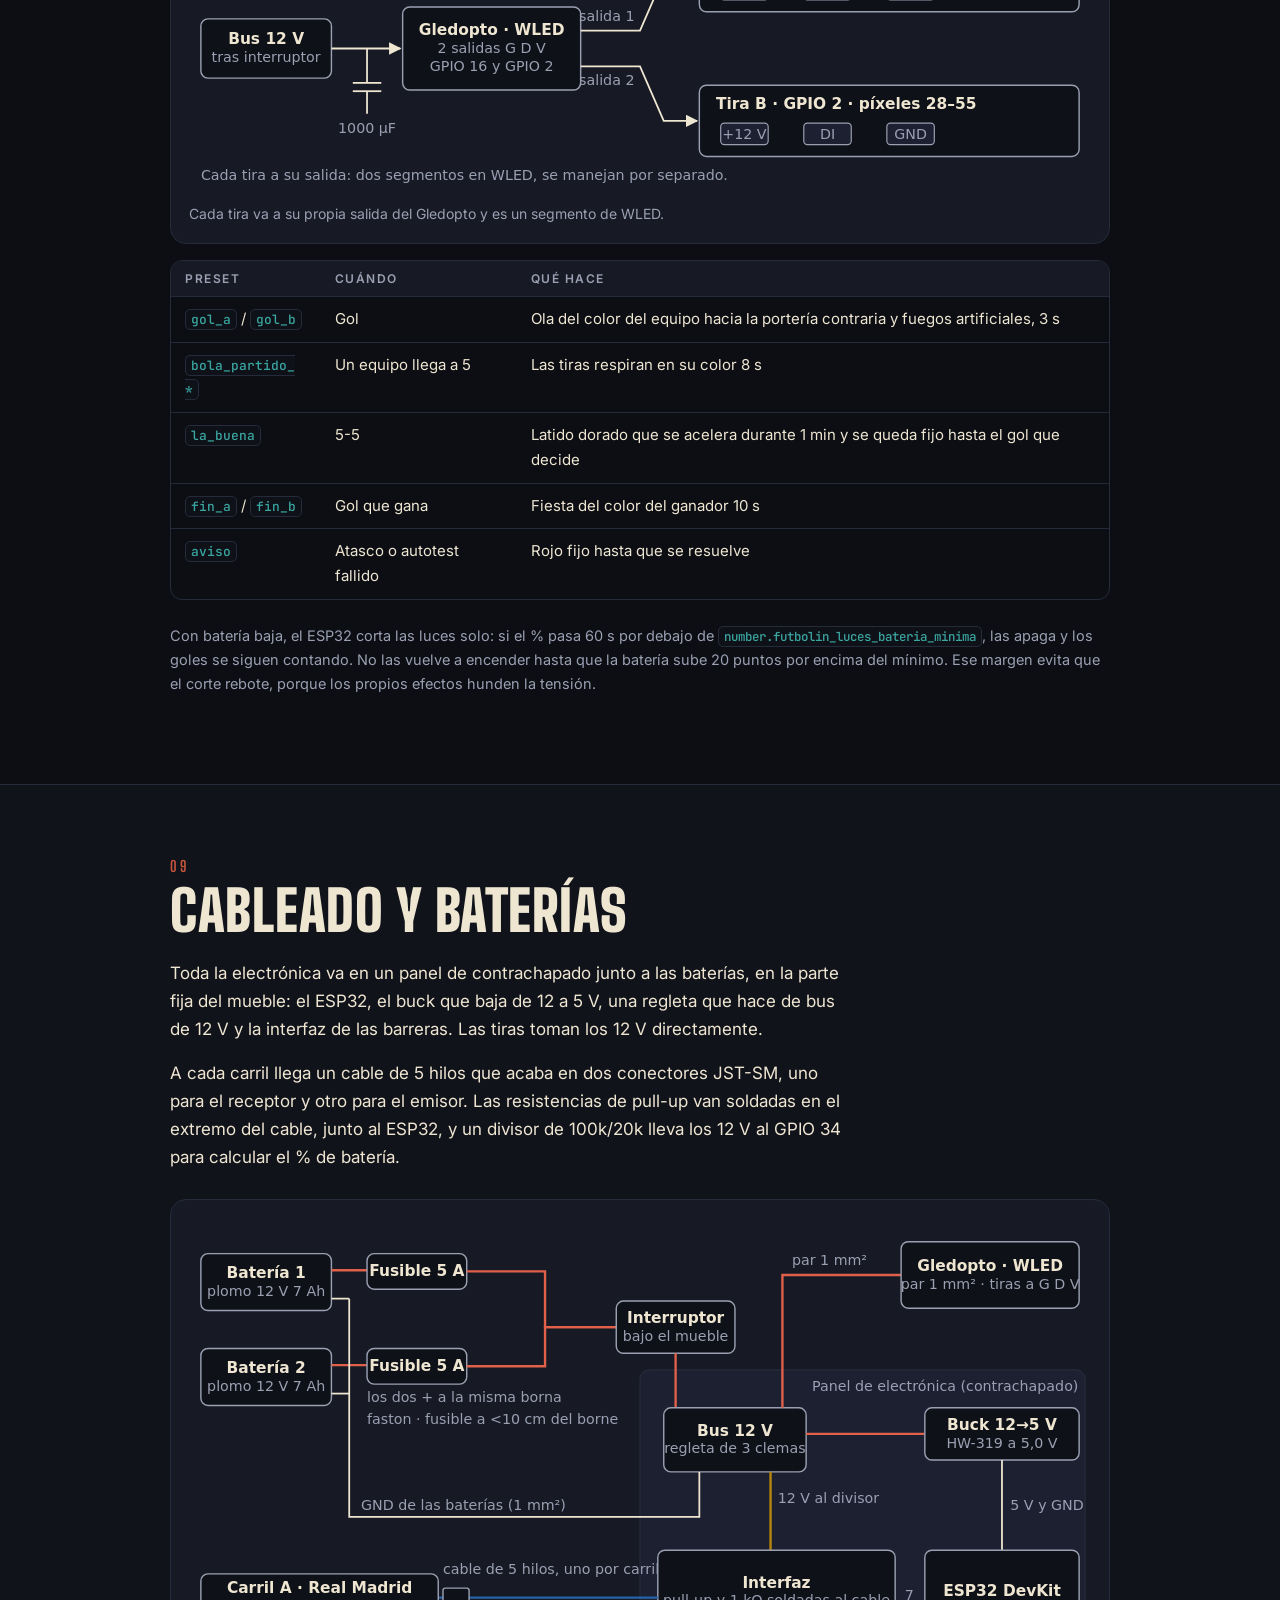
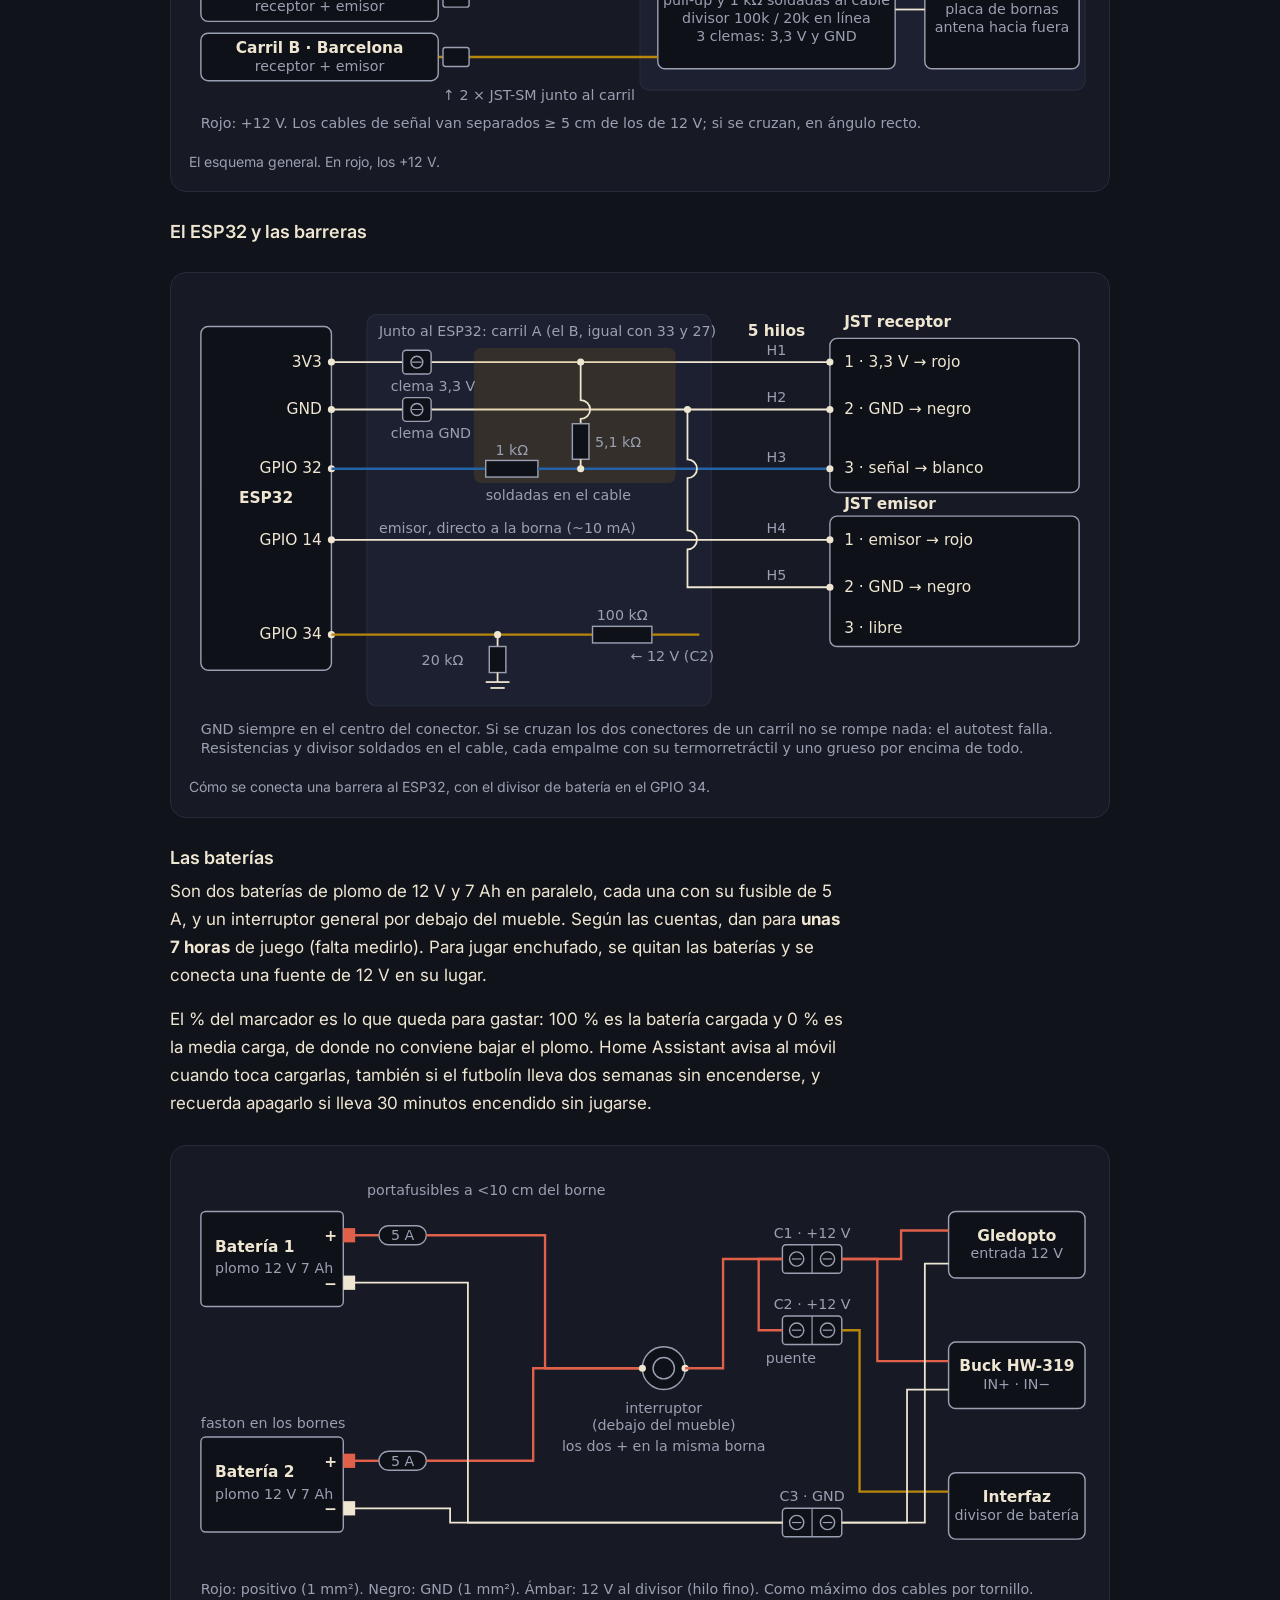
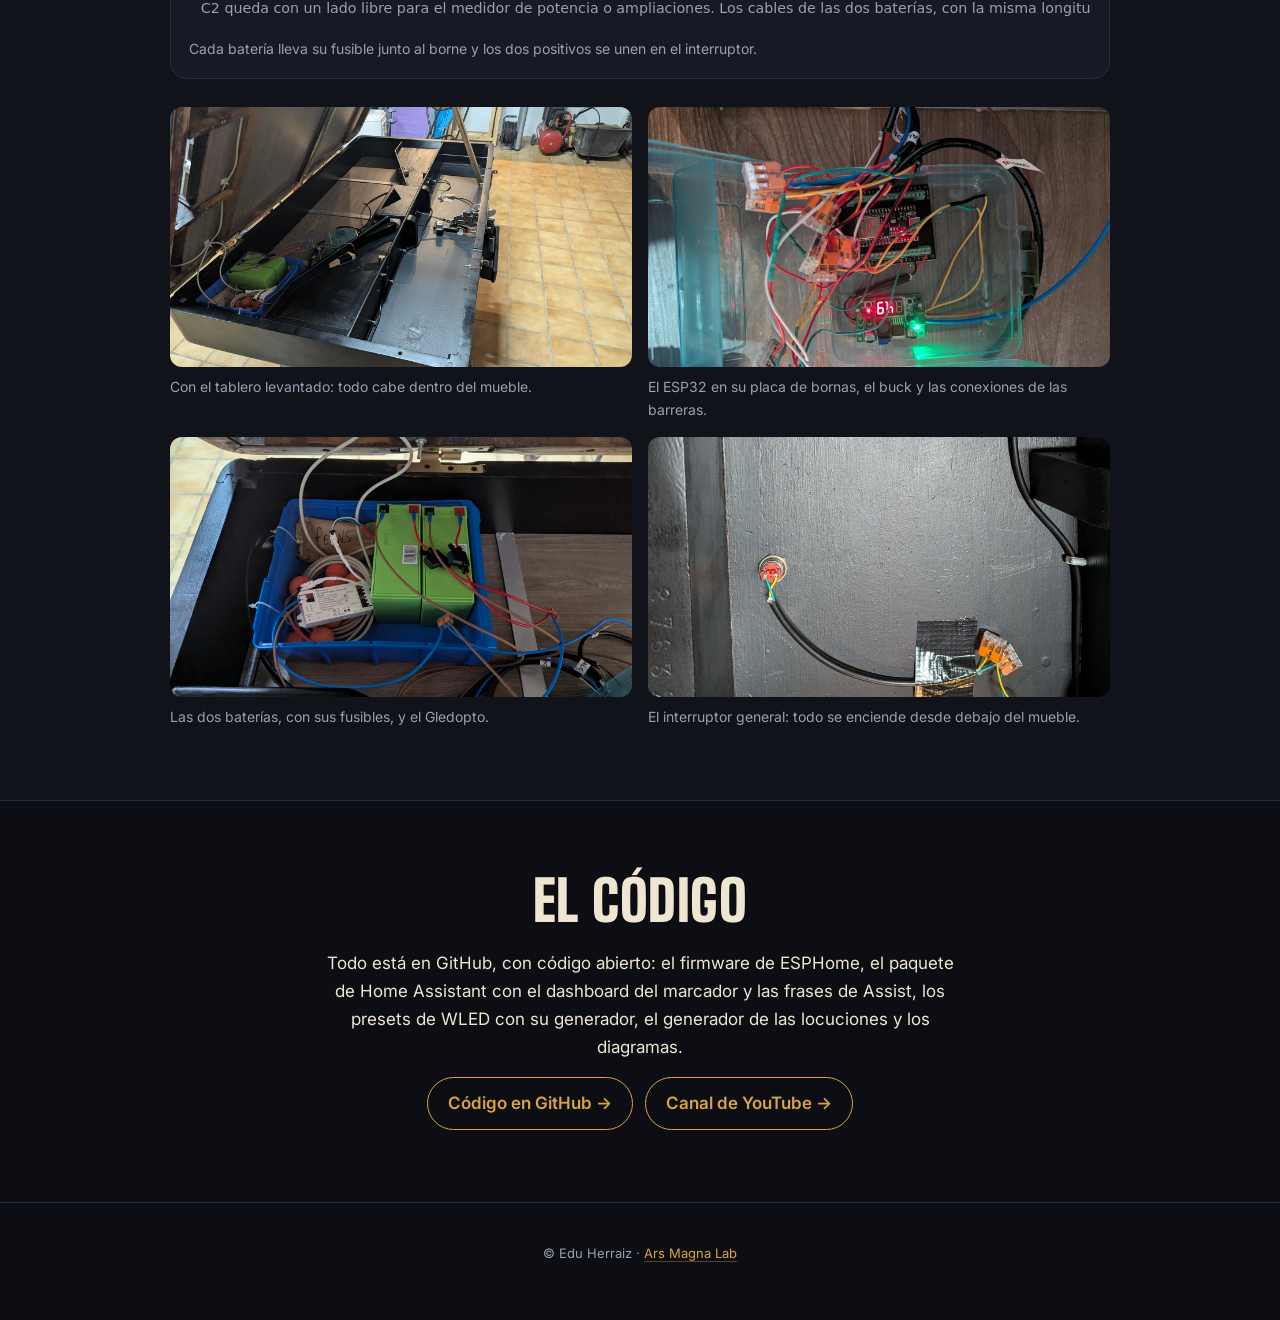
<file: futbolin/index.html>
<!doctype html>
<html lang="es">
<head>
<meta charset="utf-8">
<meta name="viewport" content="width=device-width, initial-scale=1">
<title>Domotizando un futbolín (con Home Assistant) · Ars Magna Lab</title>
<meta name="description" content="Un futbolín Córdoba restaurado que cuenta los goles con barreras IR y un ESP32 con ESPHome, con marcador en un dashboard de Home Assistant, voz con Assist y efectos con WLED. A batería y sin taladrar la portería.">
<meta name="author" content="Edu Herraiz">
<link rel="canonical" href="https://arsmagnalab.com/futbolin/">
<link rel="alternate" hreflang="es" href="https://arsmagnalab.com/futbolin/">
<link rel="alternate" hreflang="ca" href="https://arsmagnalab.com/ca/futbolin/">
<link rel="alternate" hreflang="en" href="https://arsmagnalab.com/en/futbolin/">
<link rel="alternate" hreflang="x-default" href="https://arsmagnalab.com/futbolin/">
<meta property="og:title" content="Domotizando un futbolín (con Home Assistant) · Ars Magna Lab">
<meta property="og:description" content="Barreras IR, ESPHome, WLED y Assist en un futbolín Córdoba restaurado, sin taladrar la portería.">
<meta property="og:type" content="article">
<meta property="og:site_name" content="Ars Magna Lab">
<meta property="og:locale" content="es_ES">
<meta property="og:image" content="https://arsmagnalab.com/futbolin/media/compartir.jpg">
<meta property="og:image:width" content="1200">
<meta property="og:image:height" content="630">
<meta property="og:image:alt" content="El futbolín en plena partida, con la tablet al lado marcando 2-1">
<meta name="twitter:card" content="summary_large_image">
<meta property="og:url" content="https://arsmagnalab.com/futbolin/">
<meta name="color-scheme" content="dark">
<link rel="icon" href="../favicon.svg" type="image/svg+xml">
<link rel="preconnect" href="https://fonts.googleapis.com">
<link rel="preconnect" href="https://fonts.gstatic.com" crossorigin>
<link href="https://fonts.googleapis.com/css2?family=Big+Shoulders+Display:wght@700;900&family=Cinzel:wght@600&family=Inter:wght@400;500;600&family=JetBrains+Mono:wght@400;500&display=swap" rel="stylesheet">
<link rel="stylesheet" href="../futbolin/futbolin.css">
</head>
<body>

<div class="wrap top">
  <a href="../">← Ars Magna Lab</a>
  <nav class="lang" aria-label="Español"><a href="../futbolin/" hreflang="es" lang="es" aria-current=page>ES</a> <a href="../ca/futbolin/" hreflang="ca" lang="ca">CA</a> <a href="../en/futbolin/" hreflang="en" lang="en">EN</a></nav>
</div>

<header class="hero wrap">
  <p class="kicker">Un futbolín Córdoba restaurado</p>
  <h1>Domotizando un <em>futbolín</em><small>(con Home Assistant)</small></h1>
  <p class="lead">Barreras de infrarrojos en los carriles de recogida y un <b>ESP32 con ESPHome</b> que lleva la partida. El marcador es un <b>dashboard</b> en la tablet, con locutor y música, se controla por voz con <b>Assist</b> y los goles se celebran con <b>WLED</b>. Va a batería, escondido en el mueble, y la portería no se ha tocado.</p>
  <div class="chips"><span>ESPHome</span><span>WLED</span><span>Assist</span><span>Dashboard</span><span>ESP32</span><span>Barreras IR</span></div>
  <figure class="media hero-foto"><img src="../futbolin/media/partida.webp" width="1600" height="900" alt="El futbolín en plena partida, con la tablet al lado marcando 2-1"></figure>
</header>

<section class="alt">
  <div class="wrap">
    <p class="num">01</p>
    <h2>Lo que hace</h2>
    <div class="narrow">
      <p>Se juega con 11 bolas y gana quien llega a 6. Con 5-5, la última bola se tira en el centro: es <b>«la buena»</b>. El ESP32 conoce estas reglas y publica la fase de la partida en <code>sensor.futbolin_fase</code>. Todo lo demás (marcador, sonido y luces) reacciona a esa fase.</p>
    </div>
    <div class="momentos">
      <div class="momento"><b>Saque</b><p>«Nueva partida» por voz. Marcador a cero y el locutor presenta el clásico.</p><code>normal</code></div>
      <div class="momento"><b>Gol</b><p>Suma solo. Ola de luz del color del equipo y una frase del locutor.</p><code>event.futbolin_gol</code></div>
      <div class="momento"><b>Bola de partido</b><p>Al llegar a 5, las tiras respiran en el color de quien la tiene.</p><code>bola_partido_a</code></div>
      <div class="momento oro"><b>La buena</b><p>5-5: latido dorado que se acelera y cartel en el marcador.</p><code>la_buena</code></div>
      <div class="momento"><b>Victoria</b><p>Fiesta de luces y pantalla del ganador. Los goles que sobran ya no cuentan.</p><code>fin_a</code></div>
    </div>
  </div>
</section>

<section>
  <div class="wrap">
    <p class="num">02</p>
    <h2>Un Córdoba de toda la vida</h2>
    <div class="dos">
      <div>
        <p>Es un futbolín Córdoba antiguo, negro y restaurado. Eso fijó las reglas del montaje:</p>
        <ul class="puntos">
          <li><b>Por fuera, igual que siempre.</b> Sin pantallas pegadas ni botones nuevos. Lo único que se ve es un interruptor general, por debajo.</li>
          <li><b>La portería no se toca.</b> La bola es maciza y sale disparada: cualquier sensor dentro de la portería acabaría roto o devolviendo la bola al campo.</li>
          <li><b>Sin cables mientras se juega.</b> Todo va a batería.</li>
          <li><b>Sin botones en el futbolín.</b> Todo se maneja desde Home Assistant.</li>
        </ul>
        <p class="nota">El ábaco de cuentas rojas y azules sigue en su sitio, por si acaso.</p>
      </div>
      <figure class="media"><img src="../futbolin/media/futbolin.webp" width="1600" height="900" alt="El futbolín Córdoba restaurado, negro, con los muñecos blancos y granates" loading="lazy"><figcaption>El Córdoba, ya restaurado. Por fuera no se ve nada nuevo.</figcaption></figure>
    </div>
    <div class="grid-media tres">
      <figure class="media"><img src="../futbolin/media/placa.webp" width="1600" height="900" alt="Placa de latón de la Delegación de Industria de Barcelona: marca Justo A. Córdoba, fútbol de salón, tipo mesa, aprobado en 1950" loading="lazy"><figcaption>La placa original: «fútbol de salón», tipo mesa, aprobado por la Dirección General de Seguridad en 1950.</figcaption></figure>
      <figure class="media"><img src="../futbolin/media/antes.webp" width="1600" height="1200" alt="El mismo futbolín antes de restaurarlo, pintado de rojo y con los muñecos gastados" loading="lazy"><figcaption>Así estaba en 2022, antes de restaurarlo.</figcaption></figure>
      <figure class="media"><img src="../futbolin/media/antes-detalle.webp" width="1600" height="1200" alt="Detalle de los muñecos antes de la restauración, con la pintura gastada" loading="lazy"><figcaption>Los muñecos, con décadas de partidos encima.</figcaption></figure>
    </div>
  </div>
</section>

<section class="alt">
  <div class="wrap">
    <p class="num">03</p>
    <h2>¿Cómo sabe que es gol?</h2>
    <div class="narrow">
      <p>Lo intuitivo sería mirar en la portería, pero es mejor mirar <b>después</b>. Cuando la bola entra, cae por una ranura a un carril de madera que la lleva rodando hasta el cajetín. Ahí ya no va a cien por hora: rueda despacio y siempre por el mismo camino.</p>
      <p>En cada carril hay una <b>barrera de infrarrojos</b>, con un emisor a un lado y un receptor enfrente. Cuando la bola pasa, corta el haz unas decenas de milisegundos, y eso es un gol.</p>
    </div>

    <div class="diagrama" role="img" aria-label="Vista desde arriba del carril: la bola rueda entre dos cuñas de madera, corta el haz infrarrojo y suma un gol">
      <svg viewBox="0 0 720 230">
        <text class="tit" x="20" y="28">El carril, visto desde arriba</text>
        <rect x="20" y="60" width="680" height="12" fill="#3a2a1c"/>
        <rect x="20" y="168" width="680" height="12" fill="#3a2a1c"/>
        <rect x="20" y="72" width="680" height="96" fill="#2a1f15"/>
        <polygon points="250,72 360,72 360,96" fill="#8a6a44"/>
        <polygon points="250,168 360,168 360,144" fill="#8a6a44"/>
        <rect x="362" y="74" width="16" height="20" rx="3" fill="#20242f" stroke="#9aa0b2"/>
        <rect x="362" y="146" width="16" height="20" rx="3" fill="#20242f" stroke="#9aa0b2"/>
        <line class="haz" x1="370" y1="94" x2="370" y2="146"/>
        <g class="bola-carril"><circle cx="80" cy="120" r="17" fill="#e8e2d2"/></g>
        <text class="mas-uno" x="392" y="58">+1</text>
        <text class="suave" x="388" y="88">Emisor IR</text>
        <text class="suave" x="388" y="162">Receptor</text>
        <text class="suave" x="150" y="208">Cuñas de madera pegadas con cola: cada sensor queda a cubierto detrás de una</text>
        <text class="suave" x="24" y="52">← viene de la portería</text>
        <text class="suave" x="560" y="52">va al cajetín →</text>
      </svg>
    </div>

    <h3>Lo menos intrusivo posible</h3>
    <div class="ventajas">
      <div class="ventaja"><b>Cero taladros</b><p>Dos cuñas de madera pegadas con cola dentro del carril. No se ha agujereado ni la portería ni el carril.</p></div>
      <div class="ventaja"><b>Se quita</b><p>Las cuñas se despegan y los sensores van con conectores. El futbolín vuelve a estar como antes.</p></div>
      <div class="ventaja"><b>Fuera del camino</b><p>Cada sensor está a cubierto detrás de su cuña. La bola nunca lo toca y la rampa la guía sin frenarla.</p></div>
      <div class="ventaja"><b>No se escapa</b><p>El haz cruza el carril de pared a pared, así que la bola lo corta pase por donde pase.</p></div>
    </div>

    <h3>Lo que hace el firmware</h3>
    <ul class="puntos narrow">
      <li>Detección por flanco con interrupción, y 400 ms de bloqueo tras cada gol para no contar rebotes.</li>
      <li>Si un haz pasa más de 2 s tapado, avisa de <b>atasco</b> (<code>binary_sensor.futbolin_atasco_a</code>).</li>
      <li><b>Autotest</b> al arrancar: cada emisor va alimentado desde su propio GPIO. El firmware lo apaga y comprueba que el receptor pasa a «tapado». Si falla, las tiras se ponen en rojo.</li>
      <li>Cada corte queda en <code>sensor.futbolin_ultimo_corte</code> con su duración y qué se hizo con él (gol, ruido o rebote). El registro de HA guarda así el diario de la partida.</li>
    </ul>
    <figure class="lamina"><a href="../futbolin/diagramas/barrera-ir.svg" aria-label="Abrir el diagrama a tamaño completo"><img src="../futbolin/diagramas/barrera-ir.svg" width="760" height="285" alt="Corte del carril con el emisor y el receptor a cada lado de la bola, y la señal en el GPIO 32: el haz se corta unos 35 ms con el gol, el bloqueo de 400 ms ignora los rebotes y los cortes muy cortos se descartan como ruido" loading="lazy"></a><figcaption>La barrera vista de frente y la señal que llega al ESP32 con un gol.</figcaption></figure>

    <div class="grid-media dos">
      <figure class="media"><img src="../futbolin/media/carril.webp" width="1600" height="900" alt="El carril de recogida con las dos cuñas de madera pegadas a las paredes y los sensores detrás" loading="lazy"><figcaption>Las dos cuñas en el carril, con un sensor detrás de cada una.</figcaption></figure>
      <figure class="media vertical"><video src="../futbolin/media/carril.mp4" poster="../futbolin/media/carril-poster.jpg" width="720" height="1280" autoplay muted loop playsinline preload="metadata" aria-label="Una bola rueda por el carril y pasa entre las dos cuñas"></video><figcaption>La bola pasa entre las cuñas y corta el haz. A velocidad real.</figcaption></figure>
    </div>
  </div>
</section>

<section>
  <div class="wrap">
    <p class="num">04</p>
    <h2>Arquitectura</h2>
    <div class="narrow">
      <p>La decisión clave: <b>la partida la lleva el ESP32, no Home Assistant.</b> Cuenta, calcula la fase y la guarda en flash (<code>restore_value</code>) para no perderla en un reinicio o una actualización OTA.</p>
      <p>Desde ahí avisa por dos caminos. A HA, por la API nativa de ESPHome. A WLED, <b>directamente</b> por la API JSON (<code>{"ps": 3}</code>), sin pasar por HA, para que el efecto salga al instante.</p>
    </div>

    <div class="diagrama" id="flujo" role="img" aria-label="Flujo: la barrera avisa al ESP32, que manda el efecto a WLED por la API JSON y el estado a Home Assistant por la API nativa de ESPHome; Home Assistant lo muestra en la tablet">
      <svg viewBox="0 0 760 300">
        <defs><marker id="punta" viewBox="0 0 10 10" refX="9" refY="5" markerWidth="7" markerHeight="7" orient="auto-start-reverse"><path d="M0 0L10 5L0 10z" fill="#9aa0b2"/></marker></defs>
        <rect class="caja" x="20" y="120" width="130" height="64" rx="10"/>
        <text x="85" y="148" text-anchor="middle">Barreras IR</text><text class="suave" x="85" y="168" text-anchor="middle">GPIO + interrupción</text>
        <rect class="caja oro" x="210" y="112" width="150" height="80" rx="10"/>
        <text x="285" y="142" text-anchor="middle">ESP32 · ESPHome</text><text class="suave" x="285" y="162" text-anchor="middle">lleva la partida</text><text class="suave" x="285" y="178" text-anchor="middle">estado en flash</text>
        <g class="nodo-red">
          <rect class="caja teal" x="440" y="24" width="150" height="64" rx="10"/>
          <text x="515" y="52" text-anchor="middle">WLED</text><text class="suave" x="515" y="72" text-anchor="middle">2 tiras · presets</text>
          <rect class="caja teal" x="440" y="212" width="150" height="64" rx="10"/>
          <text x="515" y="240" text-anchor="middle">Home Assistant</text><text class="suave" x="515" y="260" text-anchor="middle">dashboard · Assist</text>
          <rect class="caja" x="620" y="212" width="124" height="64" rx="10"/>
          <text x="682" y="240" text-anchor="middle">Tablet</text><text class="suave" x="682" y="260" text-anchor="middle">marcador y voz</text>
        </g>
        <path class="flecha" d="M150 152H206"/>
        <path class="flecha wifi" d="M360 130C400 100 400 56 436 56"/>
        <path class="flecha wifi" d="M360 174C400 204 400 244 436 244"/>
        <path class="flecha wifi" d="M590 244H616"/>
        <circle class="pulso" r="5"><animateMotion dur="2.4s" repeatCount="indefinite" path="M20 152H210"/></circle>
        <circle class="pulso wifi" r="5"><animateMotion dur="2.4s" begin=".8s" repeatCount="indefinite" path="M360 130C400 100 400 56 440 56"/></circle>
        <circle class="pulso wifi" r="5"><animateMotion dur="2.4s" begin=".8s" repeatCount="indefinite" path="M360 174C400 204 400 244 440 244"/></circle>
        <text class="suave" x="404" y="36" text-anchor="end">API JSON de WLED</text>
        <text class="suave" x="404" y="290" text-anchor="end">API nativa de ESPHome</text>
        <g class="aviso-red"><rect x="200" y="206" width="170" height="44" rx="8" fill="#2a1410" stroke="#c8553d"/><text x="285" y="226" text-anchor="middle">Sin WiFi: sigue contando</text><text class="suave" x="285" y="242" text-anchor="middle">al volver, marcador al día</text></g>
      </svg>
      <div style="margin-top:12px; text-align:center"><button id="corta-wifi" aria-pressed="false">Corta la WiFi</button></div>
    </div>
    <p class="nota">Si cae la WiFi o Home Assistant, el ESP32 sigue contando, y al volver la tablet enseña el marcador correcto. HA no lleva ninguna lógica de la partida: solo muestra las entidades y pulsa los botones.</p>
  </div>
</section>

<section class="alt">
  <div class="wrap">
    <p class="num">05</p>
    <h2>Lo que ve Home Assistant</h2>
    <div class="narrow">
      <p>El dispositivo ESPHome se llama <code>futbolin</code>, así que todas las entidades quedan como <code>&lt;dominio&gt;.futbolin_*</code>. Los equipos son A y B: en casa, A es el Madrid y B el Barça.</p>
    </div>
    <h3>Estado</h3>
    <div class="tabla"><table>
      <tr><th>Entidad</th><th>Qué es</th></tr>
      <tr><td><code>sensor.futbolin_goles_a</code> / <code>_b</code></td><td>Goles de cada equipo, de 0 a 6</td></tr>
      <tr><td><code>sensor.futbolin_fase</code></td><td><code>reposo</code>, <code>normal</code>, <code>bola_partido_a</code>/<code>_b</code>, <code>la_buena</code>, <code>fin_a</code>/<code>_b</code></td></tr>
      <tr><td><code>event.futbolin_gol</code></td><td><code>gol_a</code> o <code>gol_b</code>, solo con los goles que ven las barreras. Es el disparador natural de las automatizaciones</td></tr>
      <tr><td><code>sensor.futbolin_bateria</code></td><td>% que queda para gastar (0 % es la media carga, de donde no conviene bajar el plomo), calculado con la tensión más alta de los últimos 10 min para que los picos de las tiras no lo hagan saltar</td></tr>
      <tr><td><code>binary_sensor.futbolin_autotest</code></td><td>Resultado del autotest de las barreras</td></tr>
    </table></div>
    <h3>Controles</h3>
    <div class="tabla"><table>
      <tr><th>Entidad</th><th>Qué hace</th></tr>
      <tr><td><code>button.futbolin_nueva_partida</code></td><td>0-0 y a jugar</td></tr>
      <tr><td><code>button.futbolin_gol_a_mas</code> / <code>_menos</code></td><td>Corrige el marcador. La fase se recalcula: un −1 desde 6-5 devuelve la bola de partido</td></tr>
      <tr><td><code>button.futbolin_anular_partida</code></td><td>Vuelve a <code>reposo</code></td></tr>
      <tr><td><code>switch.futbolin_efectos_luz</code></td><td>Activa o desactiva los efectos de las tiras</td></tr>
      <tr><td><code>number.futbolin_luces_bateria_minima</code></td><td>% de batería por debajo del cual se cortan las luces (20 % por defecto)</td></tr>
      <tr><td><code>switch.futbolin_modo_enchufado</code></td><td>Para jugar con una fuente de 12 V en lugar de baterías: oculta la batería y silencia sus avisos</td></tr>
    </table></div>
  </div>
</section>

<section>
  <div class="wrap">
    <p class="num">06</p>
    <h2>El marcador: un dashboard con locutor</h2>
    <div class="dos">
      <div>
        <p>El marcador es un dashboard de HA hecho con una sola <code>button-card</code> con HTML propio: dígitos de matriz de puntos, la columna de las 11 bolas con el orden de los goles, la animación de «¡GOL!», el cartel de «la buena» y la pantalla del ganador. Mientras está abierto, HA quita el salvapantallas de la tablet.</p>
        <h3>El locutor</h3>
        <p>Cada gol lo canta un locutor que sigue el partido: el primer gol, el empate, la racha, la remontada, la bola de partido, el gol que salva el partido… Son <b>348 locuciones</b> generadas de antemano con una voz TTS de OpenAI. HA calcula el momento del partido como atributo de un sensor y el dashboard elige una frase al azar, sin repetir la anterior.</p>
      </div>
      <figure class="media"><img src="../futbolin/media/tablet.webp" width="1600" height="900" alt="La tablet con el marcador a 0-0, apoyada en el futbolín junto al ábaco" loading="lazy"><figcaption>El marcador en la tablet, al lado del ábaco de toda la vida.</figcaption></figure>
    </div>
    <div class="narrow">
      <h3>El truco de la música</h3>
      <p>Con música sonando en la tablet, el locutor tiene que bajarla y no pararla. Android solo baja la música si el sonido nuevo pide el foco de audio «temporal, se puede bajar», y el WebView solo lo pide así para medios de <b>menos de 5 s</b>. Con una locución más larga, la música se pausaba y no volvía.</p>
      <p>La solución: mientras habla el locutor, suena en bucle un <code>&lt;audio&gt;</code> con 1 s de silencio, que pide el foco corto. La voz va aparte por <b>Web Audio</b>, que no pide foco. Al acabar, se vacía el <code>src</code> del silencio y se llama a <code>load()</code>: con <code>pause()</code> solo, el foco no se suelta y la música se queda baja.</p>
    </div>
  </div>
</section>

<section class="alt">
  <div class="wrap">
    <p class="num">07</p>
    <h2>Control por voz con Assist</h2>
    <div class="dos">
      <div>
        <p>El futbolín no tiene botones: todo se hace con <b>Assist</b> desde la tablet. Las frases son disparadores de conversación de una automatización que pulsan los botones de ESPHome. Se resuelven en local antes de llegar al LLM, así que no hace falta exponer el futbolín a Assist.</p>
<pre><span class="k">triggers</span>:
  - <span class="k">trigger</span>: conversation
    <span class="k">command</span>:
      - <span class="s">"gol del Madrid"</span>
      - <span class="s">"gol de los blancos"</span>
<span class="k">actions</span>:
  - <span class="k">action</span>: button.press
    <span class="k">target</span>:
      <span class="k">entity_id</span>: button.futbolin_gol_a_mas</pre>
      </div>
      <div>
        <div class="tabla"><table>
          <tr><th>Frase</th><th>Acción</th></tr>
          <tr><td>«Nueva partida», «echamos una»</td><td>Nueva partida y marcador en la tablet</td></tr>
          <tr><td>«Gol del Barça»</td><td>+1</td></tr>
          <tr><td>«Ese no vale el del Madrid»</td><td>−1</td></tr>
          <tr><td>«¿Cómo vamos?»</td><td>Responde con el marcador y la fase</td></tr>
          <tr><td>«Anula la partida»</td><td>Vuelta a reposo</td></tr>
          <tr><td>«Pon la música»</td><td>Música en la tablet</td></tr>
        </table></div>
      </div>
    </div>
  </div>
</section>

<section>
  <div class="wrap">
    <p class="num">08</p>
    <h2>Luces con WLED</h2>
    <div class="narrow">
      <p>Hay una tira LED a cada lado del campo (WS2811 de 12 V, 28 píxeles cada una), movidas por un controlador Gledopto con WLED. Cada tira es un segmento. A batería gastan demasiado para ir encendidas toda la partida, así que solo hacen efectos de unos segundos y vuelven a apagarse solas.</p>
      <p>Cada momento es un preset (o una playlist de presets) que el ESP32 lanza por la API JSON. Los presets salen de un script generador, así que se versionan con el resto del código.</p>
    </div>
    <figure class="lamina"><a href="../futbolin/diagramas/tiras-conexion.svg" aria-label="Abrir el diagrama a tamaño completo"><img src="../futbolin/diagramas/tiras-conexion.svg" width="760" height="242" alt="El bus de 12 V alimenta el Gledopto con WLED, que tiene dos salidas: la tira A en el GPIO 16 (píxeles 0 a 27) y la tira B en el GPIO 2 (píxeles 28 a 55)" loading="lazy"></a><figcaption>Cada tira va a su propia salida del Gledopto y es un segmento de WLED.</figcaption></figure>
    <div class="tabla"><table>
      <tr><th>Preset</th><th>Cuándo</th><th>Qué hace</th></tr>
      <tr><td><code>gol_a</code> / <code>gol_b</code></td><td>Gol</td><td>Ola del color del equipo hacia la portería contraria y fuegos artificiales, 3 s</td></tr>
      <tr><td><code>bola_partido_*</code></td><td>Un equipo llega a 5</td><td>Las tiras respiran en su color 8 s</td></tr>
      <tr><td><code>la_buena</code></td><td>5-5</td><td>Latido dorado que se acelera durante 1 min y se queda fijo hasta el gol que decide</td></tr>
      <tr><td><code>fin_a</code> / <code>fin_b</code></td><td>Gol que gana</td><td>Fiesta del color del ganador 10 s</td></tr>
      <tr><td><code>aviso</code></td><td>Atasco o autotest fallido</td><td>Rojo fijo hasta que se resuelve</td></tr>
    </table></div>
    <p class="nota">Con batería baja, el ESP32 corta las luces solo: si el % pasa 60 s por debajo de <code>number.futbolin_luces_bateria_minima</code>, las apaga y los goles se siguen contando. No las vuelve a encender hasta que la batería sube 20 puntos por encima del mínimo. Ese margen evita que el corte rebote, porque los propios efectos hunden la tensión.</p>
  </div>
</section>

<section class="alt">
  <div class="wrap">
    <p class="num">09</p>
    <h2>Cableado y baterías</h2>
    <div class="narrow">
      <p>Toda la electrónica va en un panel de contrachapado junto a las baterías, en la parte fija del mueble: el ESP32, el buck que baja de 12 a 5 V, una regleta que hace de bus de 12 V y la interfaz de las barreras. Las tiras toman los 12 V directamente.</p>
      <p>A cada carril llega un cable de 5 hilos que acaba en dos conectores JST-SM, uno para el receptor y otro para el emisor. Las resistencias de pull-up van soldadas en el extremo del cable, junto al ESP32, y un divisor de 100k/20k lleva los 12 V al GPIO 34 para calcular el % de batería.</p>
    </div>
    <figure class="lamina"><a href="../futbolin/diagramas/cableado-general.svg" aria-label="Abrir el diagrama a tamaño completo"><img src="../futbolin/diagramas/cableado-general.svg" width="760" height="440" alt="Esquema general: dos baterías con su fusible, el interruptor, el bus de 12 V, el Gledopto con las tiras, el buck a 5 V, el ESP32 y la interfaz con los cables de los dos carriles" loading="lazy"></a><figcaption>El esquema general. En rojo, los +12 V.</figcaption></figure>
    <h3>El ESP32 y las barreras</h3>
    <figure class="lamina"><a href="../futbolin/diagramas/placa-interfaz.svg" aria-label="Abrir el diagrama a tamaño completo"><img src="../futbolin/diagramas/placa-interfaz.svg" width="760" height="400" alt="Conexión de una barrera al ESP32: 3,3 V y GND por clemas, la señal del receptor al GPIO 32 con pull-up de 5,1 kΩ y 1 kΩ en serie, el emisor al GPIO 14 y el divisor de batería al GPIO 34" loading="lazy"></a><figcaption>Cómo se conecta una barrera al ESP32, con el divisor de batería en el GPIO 34.</figcaption></figure>
    <h3>Las baterías</h3>
    <div class="narrow">
      <p>Son dos baterías de plomo de 12 V y 7 Ah en paralelo, cada una con su fusible de 5 A, y un interruptor general por debajo del mueble. Según las cuentas, dan para <b>unas 7 horas</b> de juego (falta medirlo). Para jugar enchufado, se quitan las baterías y se conecta una fuente de 12 V en su lugar.</p>
      <p>El % del marcador es lo que queda para gastar: 100 % es la batería cargada y 0 % es la media carga, de donde no conviene bajar el plomo. Home Assistant avisa al móvil cuando toca cargarlas, también si el futbolín lleva dos semanas sin encenderse, y recuerda apagarlo si lleva 30 minutos encendido sin jugarse.</p>
    </div>
    <figure class="lamina"><a href="../futbolin/diagramas/alimentacion-cableado.svg" aria-label="Abrir el diagrama a tamaño completo"><img src="../futbolin/diagramas/alimentacion-cableado.svg" width="760" height="390" alt="Cableado de las baterías: cada una con su portafusibles de 5 A, los dos positivos al interruptor y de ahí a las clemas de 12 V, que reparten a Gledopto, buck e interfaz; los negativos a la clema de GND" loading="lazy"></a><figcaption>Cada batería lleva su fusible junto al borne y los dos positivos se unen en el interruptor.</figcaption></figure>
    <div class="grid-media dos">
      <figure class="media"><img src="../futbolin/media/interior.webp" width="1600" height="900" alt="El futbolín con el tablero de juego abatido y la electrónica dentro del mueble" loading="lazy"><figcaption>Con el tablero levantado: todo cabe dentro del mueble.</figcaption></figure>
      <figure class="media"><img src="../futbolin/media/electronica.webp" width="1600" height="900" alt="La caja de la electrónica, con el ESP32 en su placa de bornas, el buck y las conexiones" loading="lazy"><figcaption>El ESP32 en su placa de bornas, el buck y las conexiones de las barreras.</figcaption></figure>
      <figure class="media"><img src="../futbolin/media/baterias.webp" width="1600" height="900" alt="Las dos baterías de plomo y el controlador Gledopto dentro de una caja azul" loading="lazy"><figcaption>Las dos baterías, con sus fusibles, y el Gledopto.</figcaption></figure>
      <figure class="media"><img src="../futbolin/media/interruptor.webp" width="1600" height="900" alt="El interruptor general, un pulsador redondo con anillo rojo atornillado por debajo del mueble" loading="lazy"><figcaption>El interruptor general: todo se enciende desde debajo del mueble.</figcaption></figure>
    </div>
  </div>
</section>

<section class="cierre">
  <div class="wrap narrow">
    <h2>El código</h2>
    <p>Todo está en GitHub, con código abierto: el firmware de ESPHome, el paquete de Home Assistant con el dashboard del marcador y las frases de Assist, los presets de WLED con su generador, el generador de las locuciones y los diagramas.</p>
    <div class="enlaces">
      <a href="https://github.com/ars-magna-lab/futbolin-home-assistant" rel="noopener">Código en GitHub →</a>
      <a href="https://www.youtube.com/@arsmagna_lab" rel="noopener">Canal de YouTube →</a>
    </div>
  </div>
</section>

<footer>
  <div class="wrap">© Edu Herraiz · <a href="../">Ars Magna Lab</a></div>
</footer>

<script>
document.getElementById("corta-wifi").addEventListener("click", e => {
  const on = document.getElementById("flujo").classList.toggle("sin-wifi");
  e.target.setAttribute("aria-pressed", on);
  e.target.textContent = on ? "Vuelve la WiFi" : "Corta la WiFi";
});
</script>
</body>
</html>
</file>
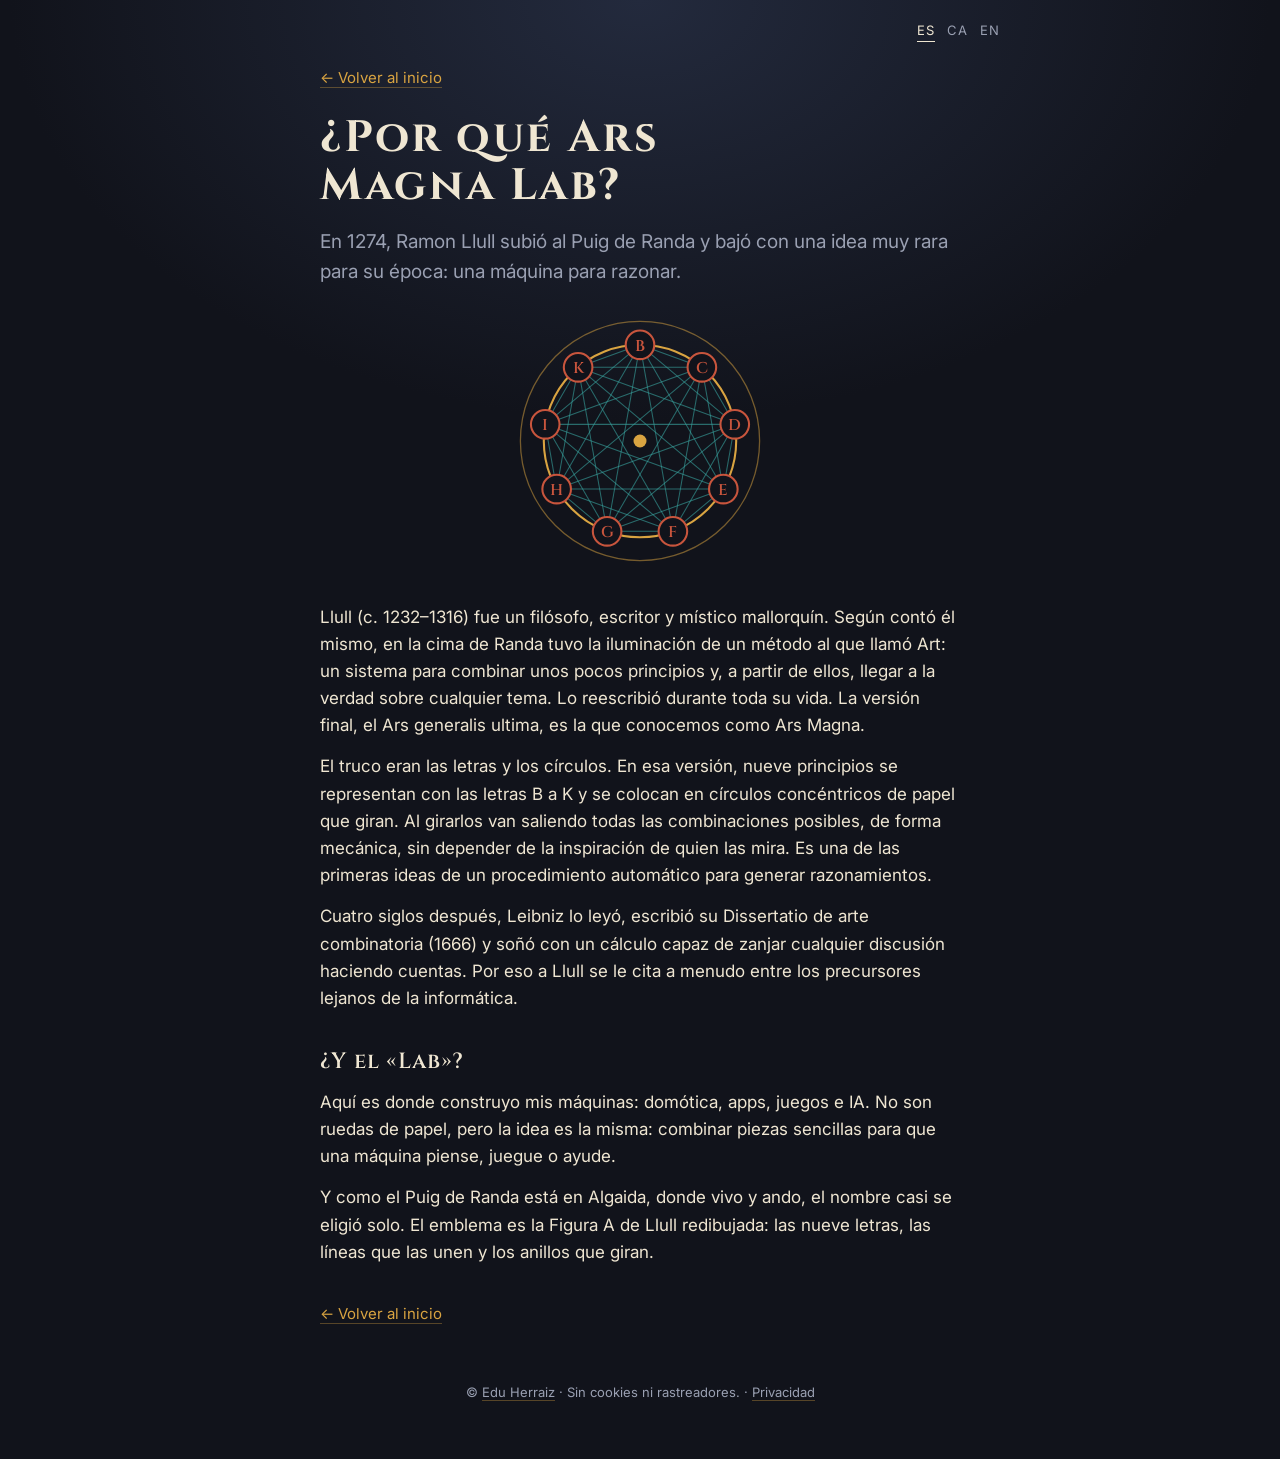
<file: llull/index.html>
<!doctype html>
<html lang="es">
<head>
<meta charset="utf-8">
<meta name="viewport" content="width=device-width, initial-scale=1">
<title>¿Por qué Ars Magna Lab? · Ars Magna Lab</title>
<meta name="description" content="En 1274, Ramon Llull subió al Puig de Randa y bajó con una idea muy rara para su época: una máquina para razonar.">
<meta name="author" content="Edu Herraiz">
<link rel="canonical" href="https://arsmagnalab.com/llull/">
<link rel="alternate" hreflang="es" href="https://arsmagnalab.com/llull/">
<link rel="alternate" hreflang="ca" href="https://arsmagnalab.com/ca/llull/">
<link rel="alternate" hreflang="en" href="https://arsmagnalab.com/en/llull/">
<link rel="alternate" hreflang="x-default" href="https://arsmagnalab.com/llull/">
<meta property="og:title" content="¿Por qué Ars Magna Lab? · Ars Magna Lab">
<meta property="og:description" content="En 1274, Ramon Llull subió al Puig de Randa y bajó con una idea muy rara para su época: una máquina para razonar.">
<meta property="og:image" content="https://arsmagnalab.com/og.jpg">
<meta property="og:url" content="https://arsmagnalab.com/llull/">
<meta name="twitter:card" content="summary_large_image">
<meta name="color-scheme" content="dark">
<link rel="icon" href="../favicon.svg" type="image/svg+xml">
<link rel="preconnect" href="https://fonts.googleapis.com">
<link rel="preconnect" href="https://fonts.gstatic.com" crossorigin>
<link href="https://fonts.googleapis.com/css2?family=Cinzel:wght@600;700&family=Inter:wght@400;600&display=swap" rel="stylesheet">
<link rel="stylesheet" href="../assets/style.css">
</head>
<body>
<main>
  <nav class="lang" aria-label="Español"><a href="../llull/" hreflang="es" lang="es" aria-current=page>ES</a> <a href="../ca/llull/" hreflang="ca" lang="ca">CA</a> <a href="../en/llull/" hreflang="en" lang="en">EN</a></nav>

  <article class="essay">
    <p class="back"><a href="../">← Volver al inicio</a></p>
    <h1>¿Por qué Ars Magna Lab?</h1>
    <p class="lead">En 1274, Ramon Llull subió al Puig de Randa y bajó con una idea muy rara para su época: una máquina para razonar.</p>
    <figure><svg class="wheel" width="260" height="260" viewBox="0 0 200 200" aria-hidden="true"><circle class="ring2" cx="100" cy="100" r="92"/><g class="chords"><line x1="100.0" y1="26.0" x2="147.6" y2="43.3"/><line x1="100.0" y1="26.0" x2="172.9" y2="87.2"/><line x1="100.0" y1="26.0" x2="164.1" y2="137.0"/><line x1="100.0" y1="26.0" x2="125.3" y2="169.5"/><line x1="100.0" y1="26.0" x2="74.7" y2="169.5"/><line x1="100.0" y1="26.0" x2="35.9" y2="137.0"/><line x1="100.0" y1="26.0" x2="27.1" y2="87.2"/><line x1="100.0" y1="26.0" x2="52.4" y2="43.3"/><line x1="147.6" y1="43.3" x2="172.9" y2="87.2"/><line x1="147.6" y1="43.3" x2="164.1" y2="137.0"/><line x1="147.6" y1="43.3" x2="125.3" y2="169.5"/><line x1="147.6" y1="43.3" x2="74.7" y2="169.5"/><line x1="147.6" y1="43.3" x2="35.9" y2="137.0"/><line x1="147.6" y1="43.3" x2="27.1" y2="87.2"/><line x1="147.6" y1="43.3" x2="52.4" y2="43.3"/><line x1="172.9" y1="87.2" x2="164.1" y2="137.0"/><line x1="172.9" y1="87.2" x2="125.3" y2="169.5"/><line x1="172.9" y1="87.2" x2="74.7" y2="169.5"/><line x1="172.9" y1="87.2" x2="35.9" y2="137.0"/><line x1="172.9" y1="87.2" x2="27.1" y2="87.2"/><line x1="172.9" y1="87.2" x2="52.4" y2="43.3"/><line x1="164.1" y1="137.0" x2="125.3" y2="169.5"/><line x1="164.1" y1="137.0" x2="74.7" y2="169.5"/><line x1="164.1" y1="137.0" x2="35.9" y2="137.0"/><line x1="164.1" y1="137.0" x2="27.1" y2="87.2"/><line x1="164.1" y1="137.0" x2="52.4" y2="43.3"/><line x1="125.3" y1="169.5" x2="74.7" y2="169.5"/><line x1="125.3" y1="169.5" x2="35.9" y2="137.0"/><line x1="125.3" y1="169.5" x2="27.1" y2="87.2"/><line x1="125.3" y1="169.5" x2="52.4" y2="43.3"/><line x1="74.7" y1="169.5" x2="35.9" y2="137.0"/><line x1="74.7" y1="169.5" x2="27.1" y2="87.2"/><line x1="74.7" y1="169.5" x2="52.4" y2="43.3"/><line x1="35.9" y1="137.0" x2="27.1" y2="87.2"/><line x1="35.9" y1="137.0" x2="52.4" y2="43.3"/><line x1="27.1" y1="87.2" x2="52.4" y2="43.3"/></g><circle class="ring" cx="100" cy="100" r="74"/><g class="dots"><circle cx="100.0" cy="26.0" r="11"/><text x="100.0" y="30.5">B</text><circle cx="147.6" cy="43.3" r="11"/><text x="147.6" y="47.8">C</text><circle cx="172.9" cy="87.2" r="11"/><text x="172.9" y="91.7">D</text><circle cx="164.1" cy="137.0" r="11"/><text x="164.1" y="141.5">E</text><circle cx="125.3" cy="169.5" r="11"/><text x="125.3" y="174.0">F</text><circle cx="74.7" cy="169.5" r="11"/><text x="74.7" y="174.0">G</text><circle cx="35.9" cy="137.0" r="11"/><text x="35.9" y="141.5">H</text><circle cx="27.1" cy="87.2" r="11"/><text x="27.1" y="91.7">I</text><circle cx="52.4" cy="43.3" r="11"/><text x="52.4" y="47.8">K</text></g><circle class="hub" cx="100" cy="100" r="5"/></svg></figure>
    <p>Llull (c. 1232–1316) fue un filósofo, escritor y místico mallorquín. Según contó él mismo, en la cima de Randa tuvo la iluminación de un método al que llamó Art: un sistema para combinar unos pocos principios y, a partir de ellos, llegar a la verdad sobre cualquier tema. Lo reescribió durante toda su vida. La versión final, el Ars generalis ultima, es la que conocemos como Ars Magna.</p>
    <p>El truco eran las letras y los círculos. En esa versión, nueve principios se representan con las letras B a K y se colocan en círculos concéntricos de papel que giran. Al girarlos van saliendo todas las combinaciones posibles, de forma mecánica, sin depender de la inspiración de quien las mira. Es una de las primeras ideas de un procedimiento automático para generar razonamientos.</p>
    <p>Cuatro siglos después, Leibniz lo leyó, escribió su Dissertatio de arte combinatoria (1666) y soñó con un cálculo capaz de zanjar cualquier discusión haciendo cuentas. Por eso a Llull se le cita a menudo entre los precursores lejanos de la informática.</p>
    <h2>¿Y el «Lab»?</h2>
    <p>Aquí es donde construyo mis máquinas: domótica, apps, juegos e IA. No son ruedas de papel, pero la idea es la misma: combinar piezas sencillas para que una máquina piense, juegue o ayude.</p>
    <p>Y como el Puig de Randa está en Algaida, donde vivo y ando, el nombre casi se eligió solo. El emblema es la Figura A de Llull redibujada: las nueve letras, las líneas que las unen y los anillos que giran.</p>
    <p class="back"><a href="../">← Volver al inicio</a></p>
  </article>

  <footer>© <a href="https://www.eduherraiz.com" rel="noopener">Edu Herraiz</a> · Sin cookies ni rastreadores. · <a href="../privacidad/">Privacidad</a></footer>
</main>
</body>
</html>
</file>
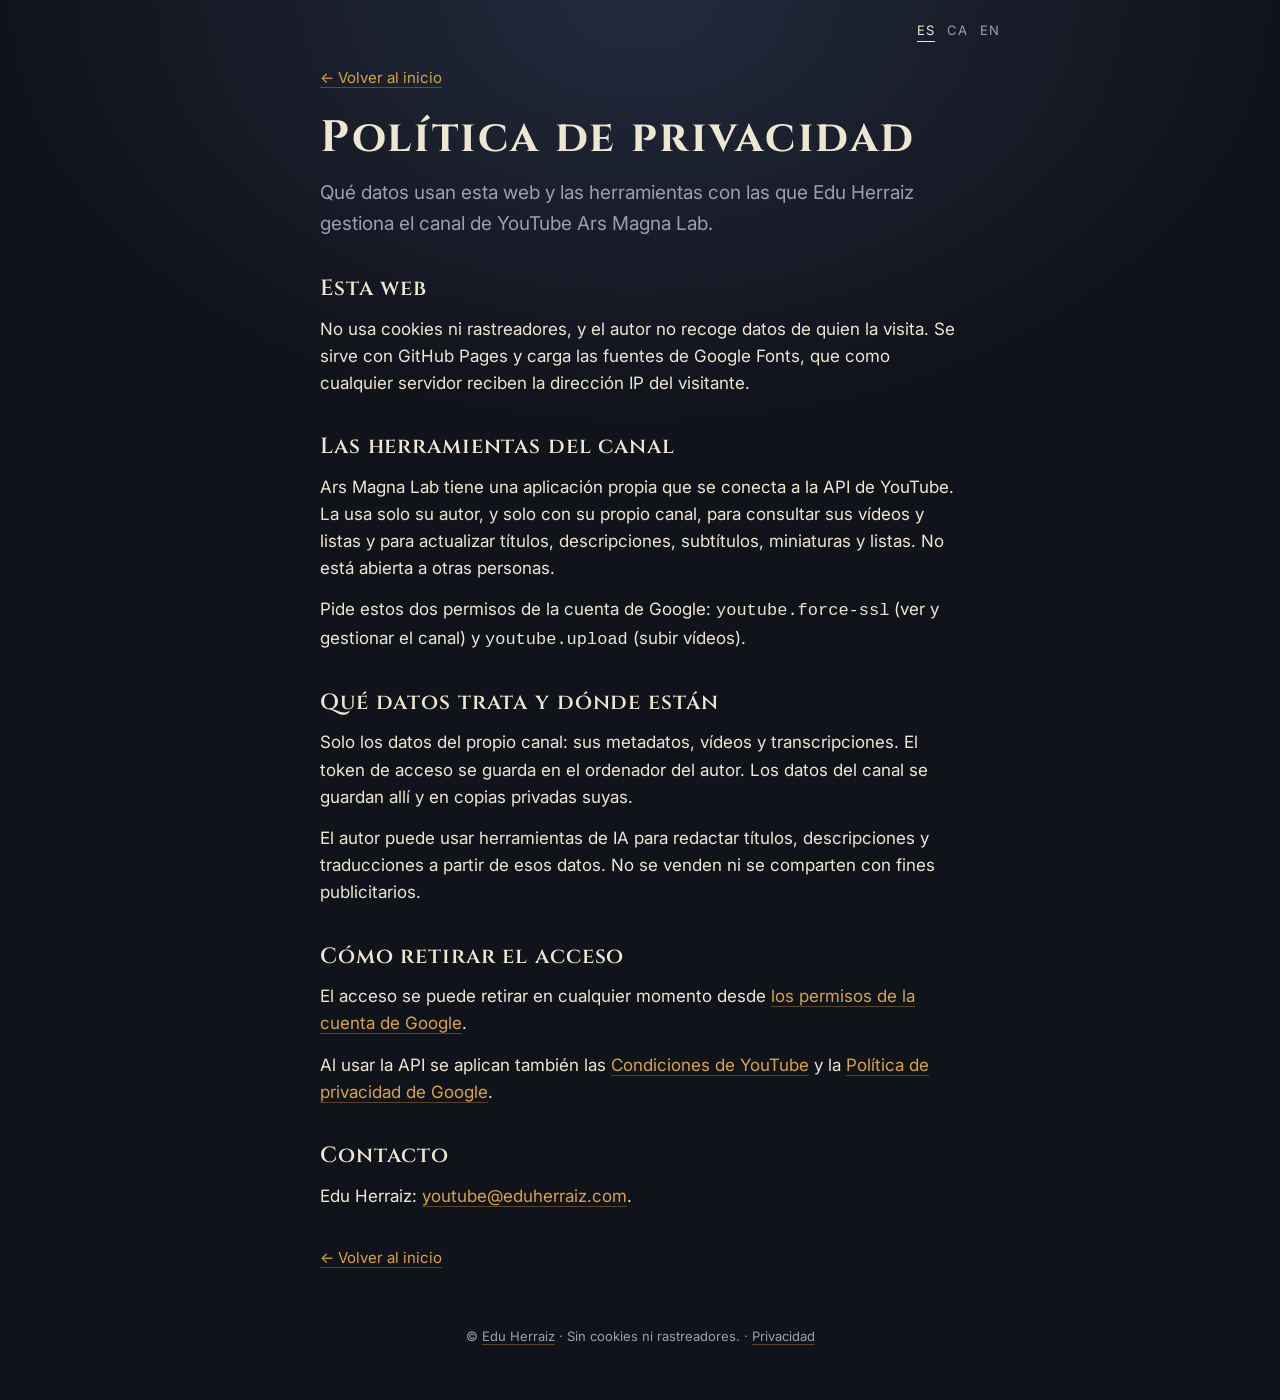
<file: privacidad/index.html>
<!doctype html>
<html lang="es">
<head>
<meta charset="utf-8">
<meta name="viewport" content="width=device-width, initial-scale=1">
<title>Política de privacidad · Ars Magna Lab</title>
<meta name="description" content="Qué datos usan esta web y las herramientas con las que Edu Herraiz gestiona el canal de YouTube Ars Magna Lab.">
<meta name="author" content="Edu Herraiz">
<link rel="canonical" href="https://arsmagnalab.com/privacidad/">
<link rel="alternate" hreflang="es" href="https://arsmagnalab.com/privacidad/">
<link rel="alternate" hreflang="ca" href="https://arsmagnalab.com/ca/privacidad/">
<link rel="alternate" hreflang="en" href="https://arsmagnalab.com/en/privacidad/">
<link rel="alternate" hreflang="x-default" href="https://arsmagnalab.com/privacidad/">
<meta property="og:title" content="Política de privacidad · Ars Magna Lab">
<meta property="og:description" content="Qué datos usan esta web y las herramientas con las que Edu Herraiz gestiona el canal de YouTube Ars Magna Lab.">
<meta property="og:image" content="https://arsmagnalab.com/og.jpg">
<meta property="og:url" content="https://arsmagnalab.com/privacidad/">
<meta name="twitter:card" content="summary_large_image">
<meta name="color-scheme" content="dark">
<link rel="icon" href="../favicon.svg" type="image/svg+xml">
<link rel="preconnect" href="https://fonts.googleapis.com">
<link rel="preconnect" href="https://fonts.gstatic.com" crossorigin>
<link href="https://fonts.googleapis.com/css2?family=Cinzel:wght@600;700&family=Inter:wght@400;600&display=swap" rel="stylesheet">
<link rel="stylesheet" href="../assets/style.css">
</head>
<body>
<main>
  <nav class="lang" aria-label="Español"><a href="../privacidad/" hreflang="es" lang="es" aria-current=page>ES</a> <a href="../ca/privacidad/" hreflang="ca" lang="ca">CA</a> <a href="../en/privacidad/" hreflang="en" lang="en">EN</a></nav>

  <article class="essay">
    <p class="back"><a href="../">← Volver al inicio</a></p>
    <h1>Política de privacidad</h1>
    <p class="lead">Qué datos usan esta web y las herramientas con las que Edu Herraiz gestiona el canal de YouTube Ars Magna Lab.</p>
    <h2>Esta web</h2>
    <p>No usa cookies ni rastreadores, y el autor no recoge datos de quien la visita. Se sirve con GitHub Pages y carga las fuentes de Google Fonts, que como cualquier servidor reciben la dirección IP del visitante.</p>
    <h2>Las herramientas del canal</h2>
    <p>Ars Magna Lab tiene una aplicación propia que se conecta a la API de YouTube. La usa solo su autor, y solo con su propio canal, para consultar sus vídeos y listas y para actualizar títulos, descripciones, subtítulos, miniaturas y listas. No está abierta a otras personas.</p>
    <p>Pide estos dos permisos de la cuenta de Google: <code>youtube.force-ssl</code> (ver y gestionar el canal) y <code>youtube.upload</code> (subir vídeos).</p>
    <h2>Qué datos trata y dónde están</h2>
    <p>Solo los datos del propio canal: sus metadatos, vídeos y transcripciones. El token de acceso se guarda en el ordenador del autor. Los datos del canal se guardan allí y en copias privadas suyas.</p>
    <p>El autor puede usar herramientas de IA para redactar títulos, descripciones y traducciones a partir de esos datos. No se venden ni se comparten con fines publicitarios.</p>
    <h2>Cómo retirar el acceso</h2>
    <p>El acceso se puede retirar en cualquier momento desde <a href="https://myaccount.google.com/permissions" rel="noopener">los permisos de la cuenta de Google</a>.</p>
    <p>Al usar la API se aplican también las <a href="https://www.youtube.com/t/terms" rel="noopener">Condiciones de YouTube</a> y la <a href="https://policies.google.com/privacy" rel="noopener">Política de privacidad de Google</a>.</p>
    <h2>Contacto</h2>
    <p>Edu Herraiz: <a href="mailto:youtube@eduherraiz.com">youtube@eduherraiz.com</a>.</p>
    <p class="back"><a href="../">← Volver al inicio</a></p>
  </article>

  <footer>© <a href="https://www.eduherraiz.com" rel="noopener">Edu Herraiz</a> · Sin cookies ni rastreadores. · <a href="../privacidad/">Privacidad</a></footer>
</main>
</body>
</html>
</file>
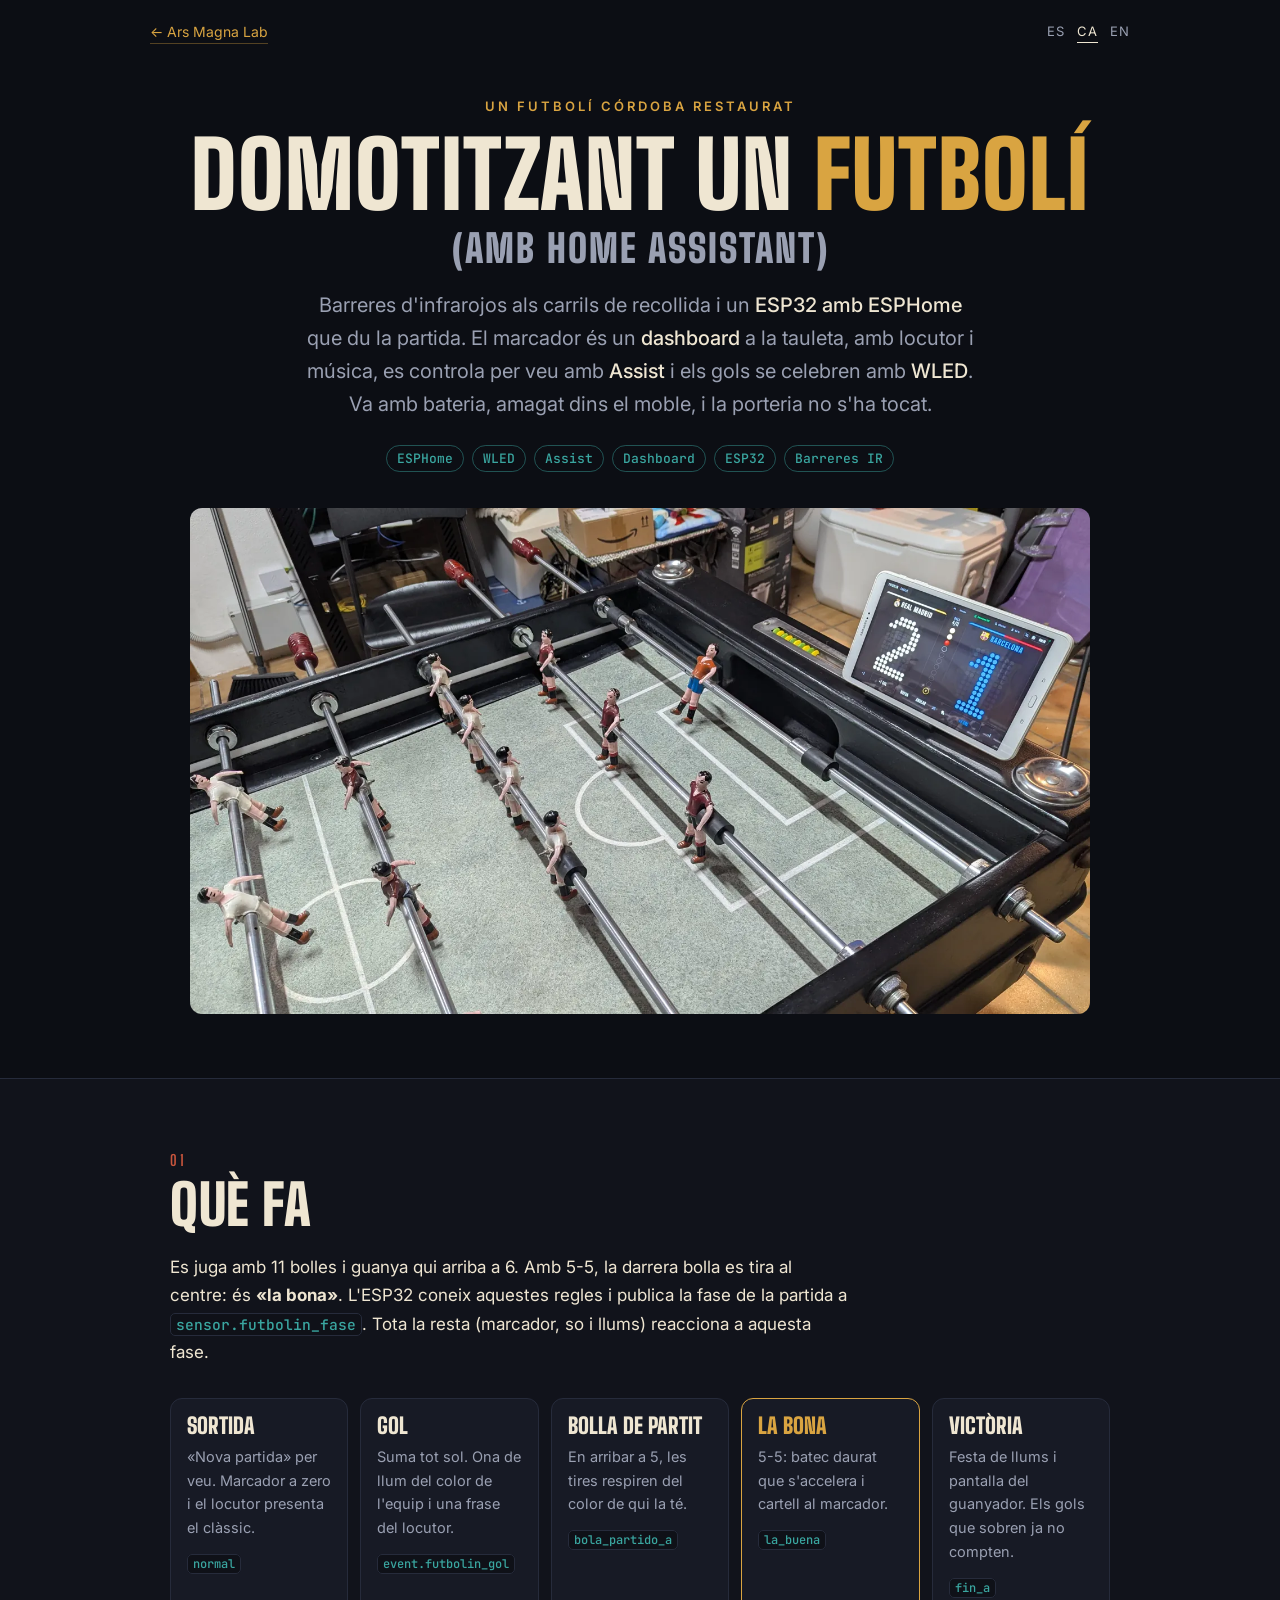
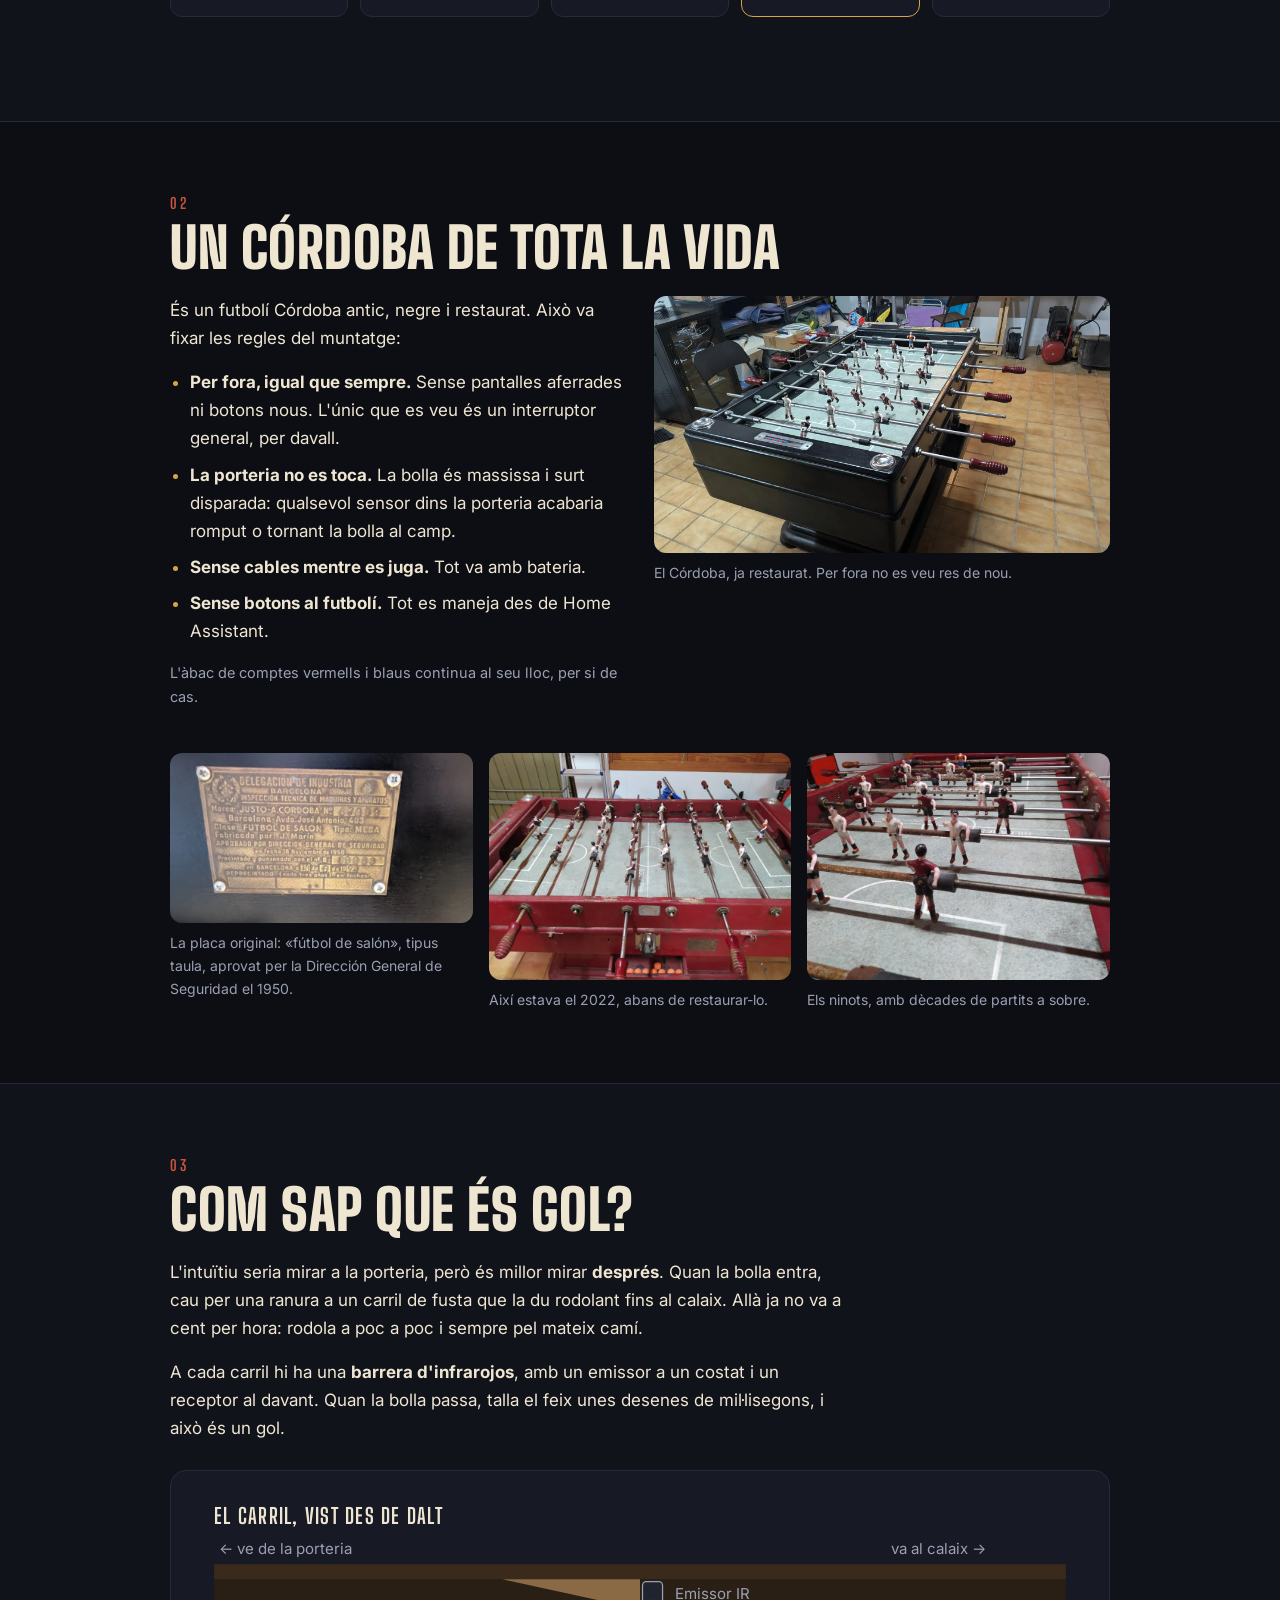
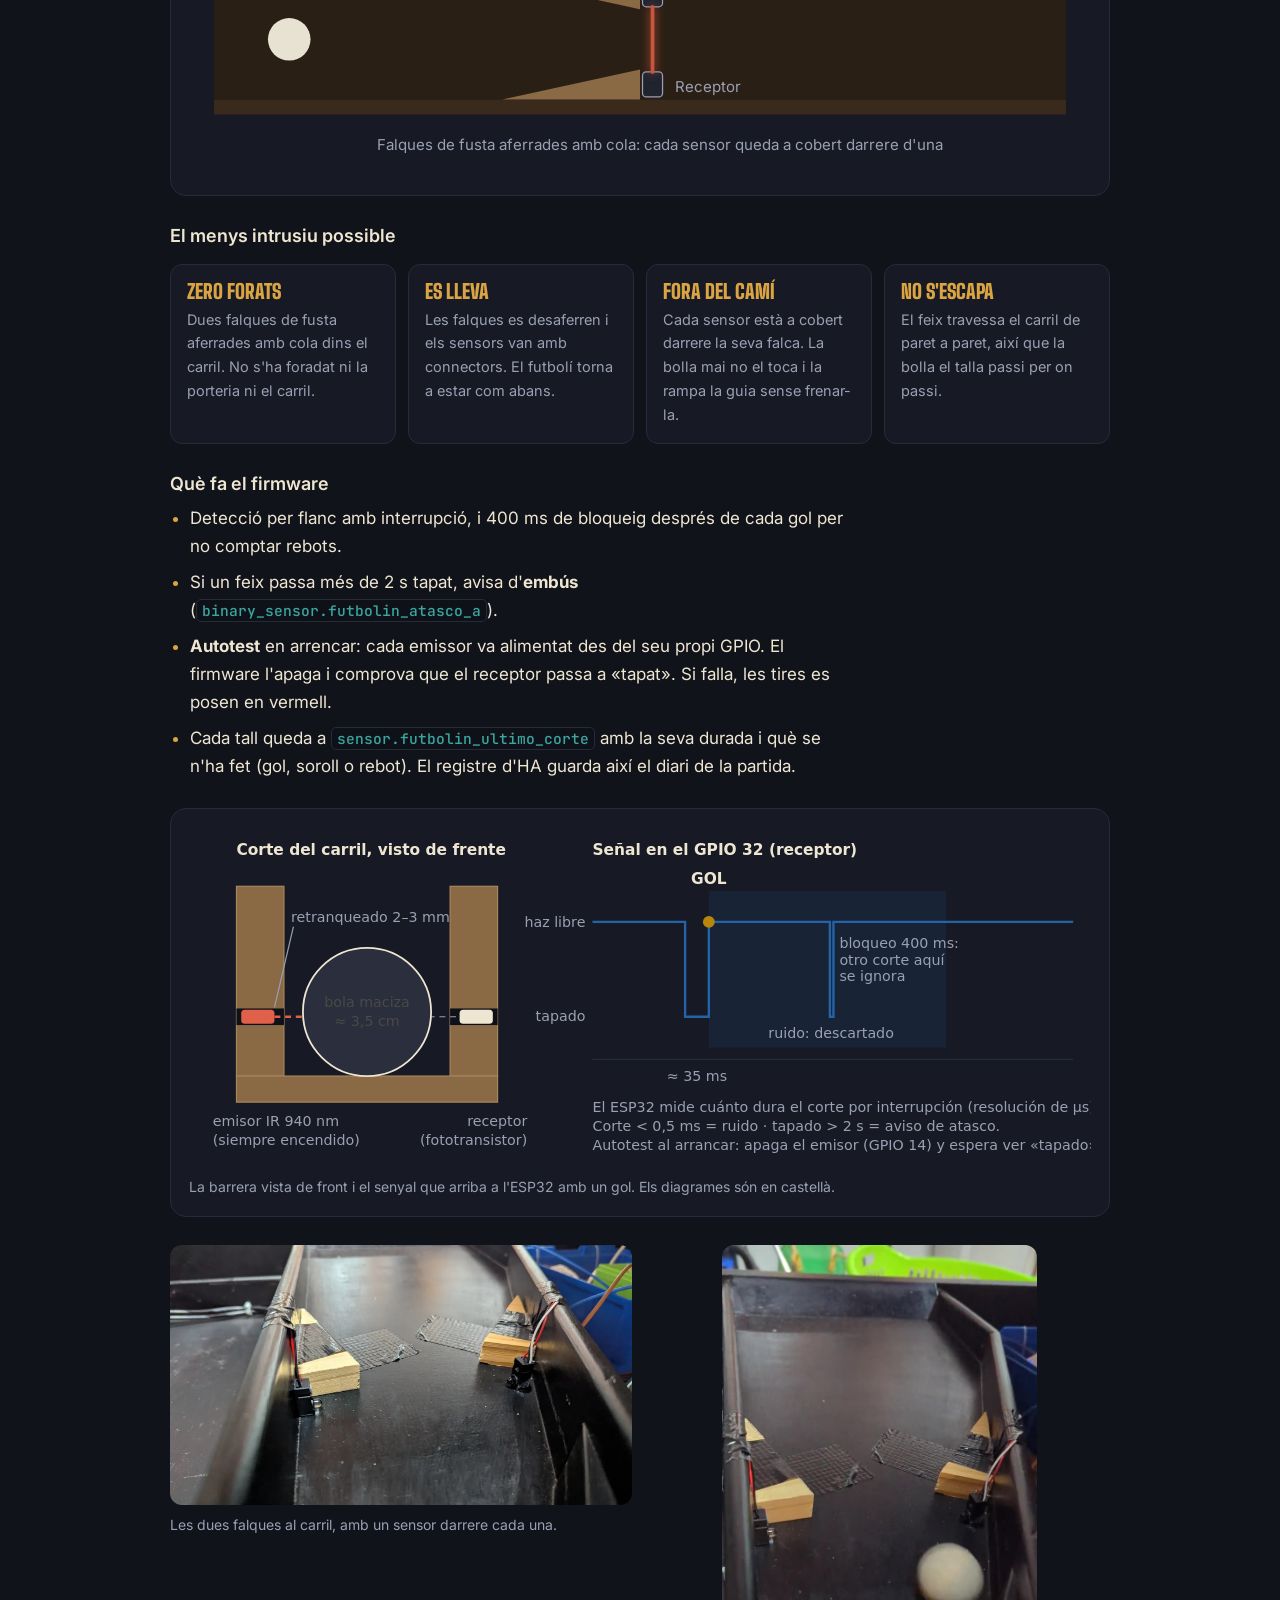
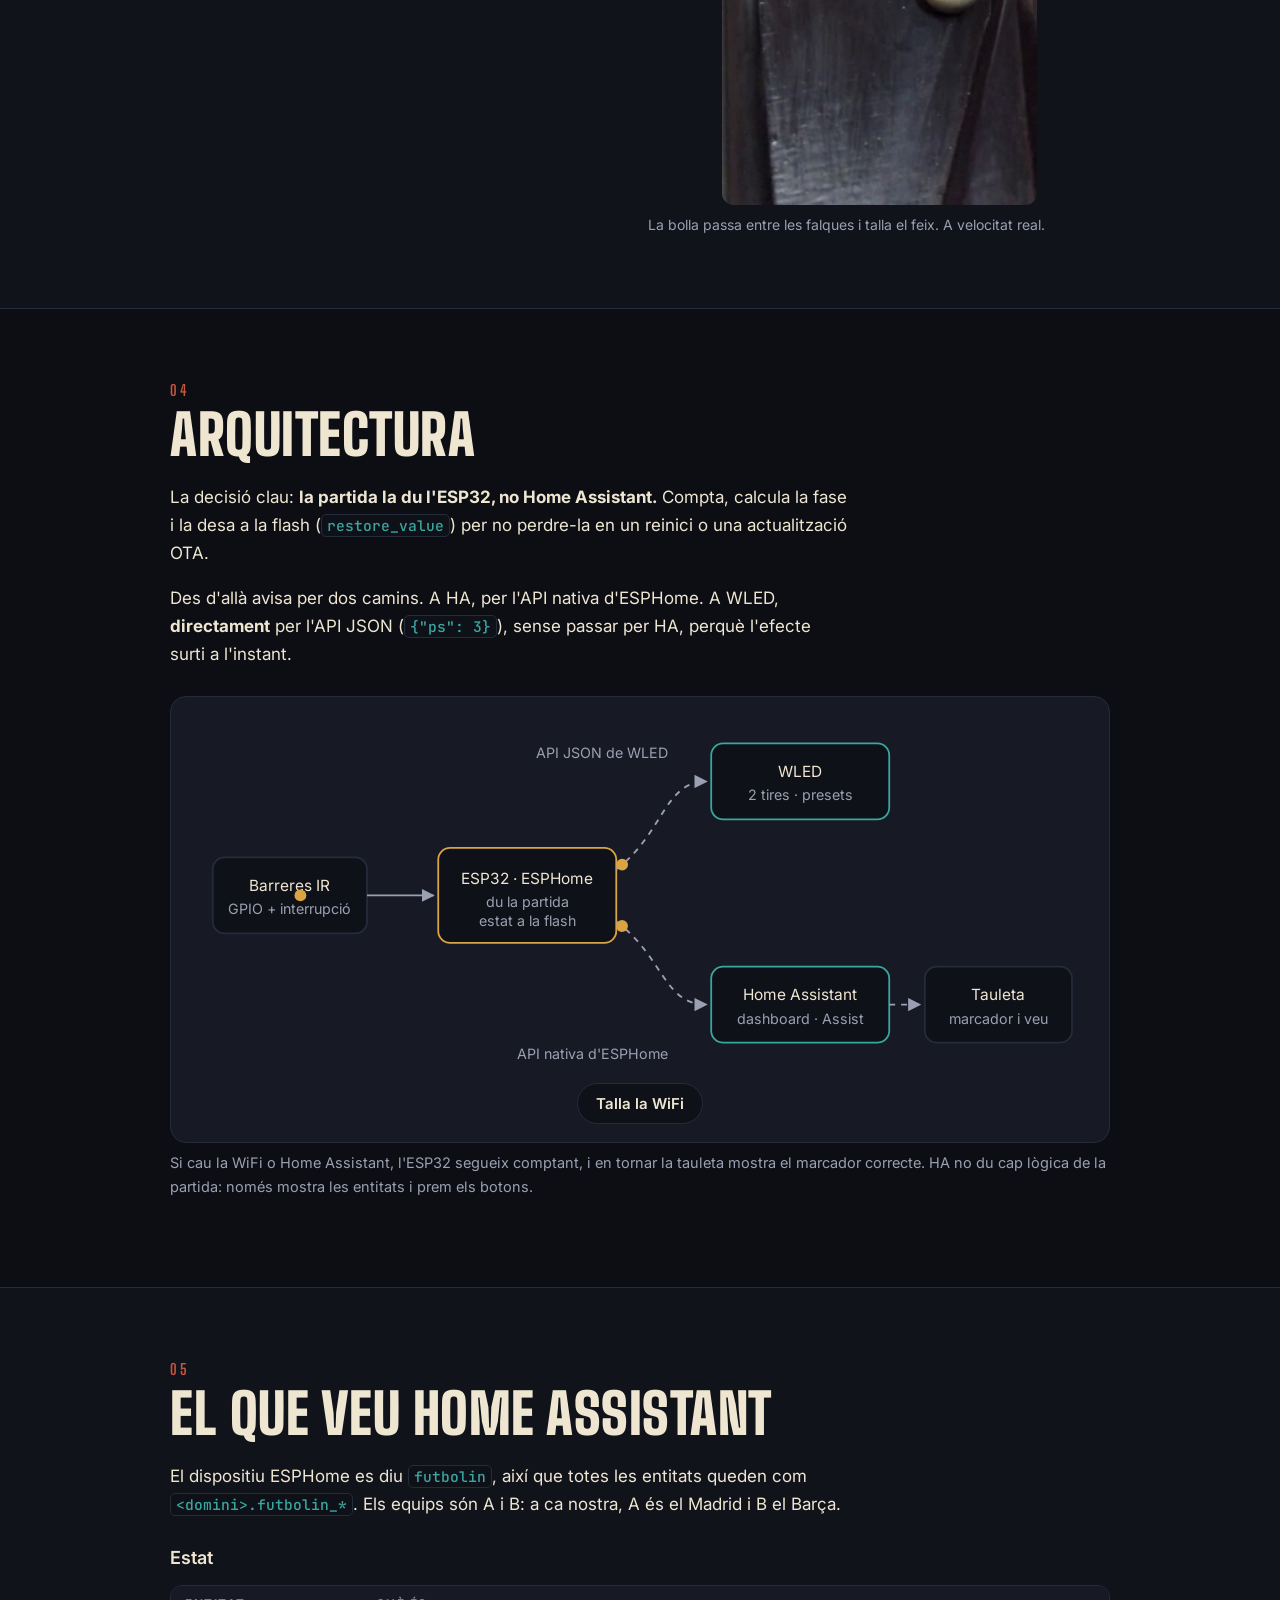
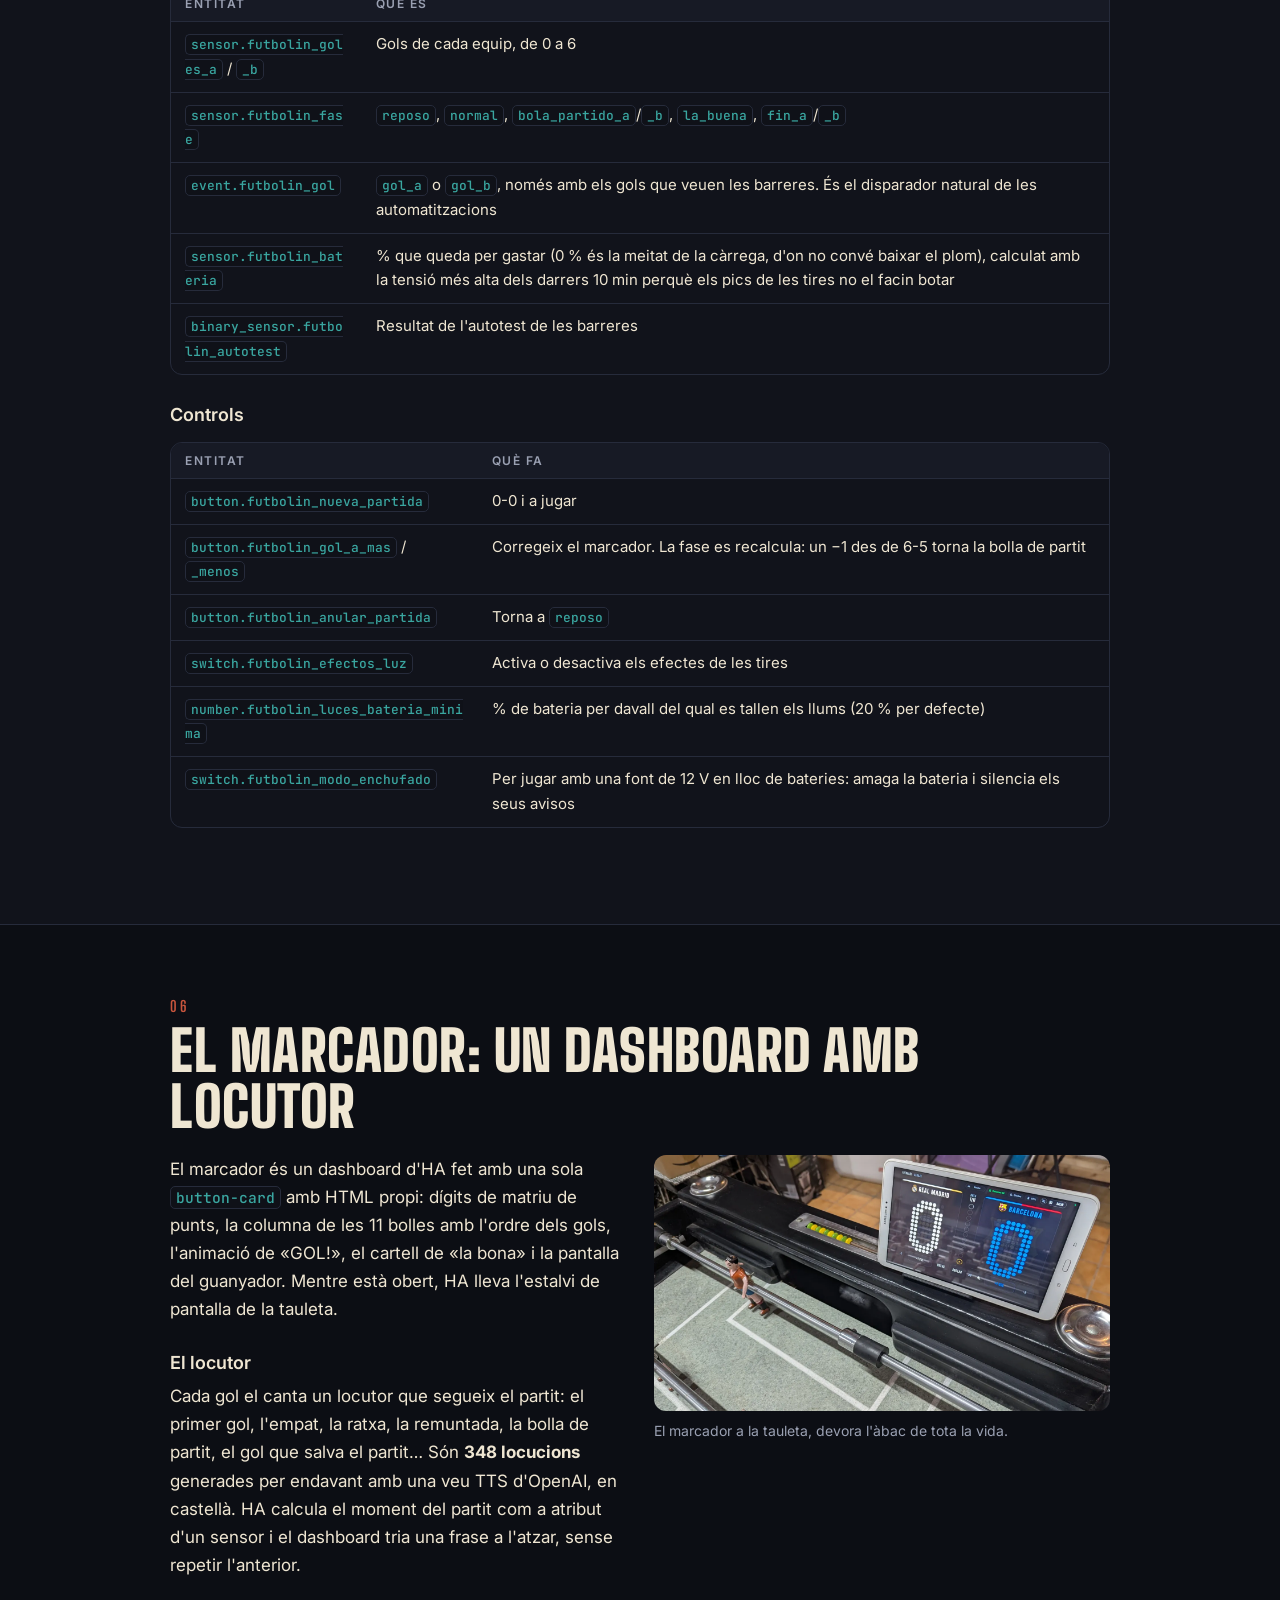
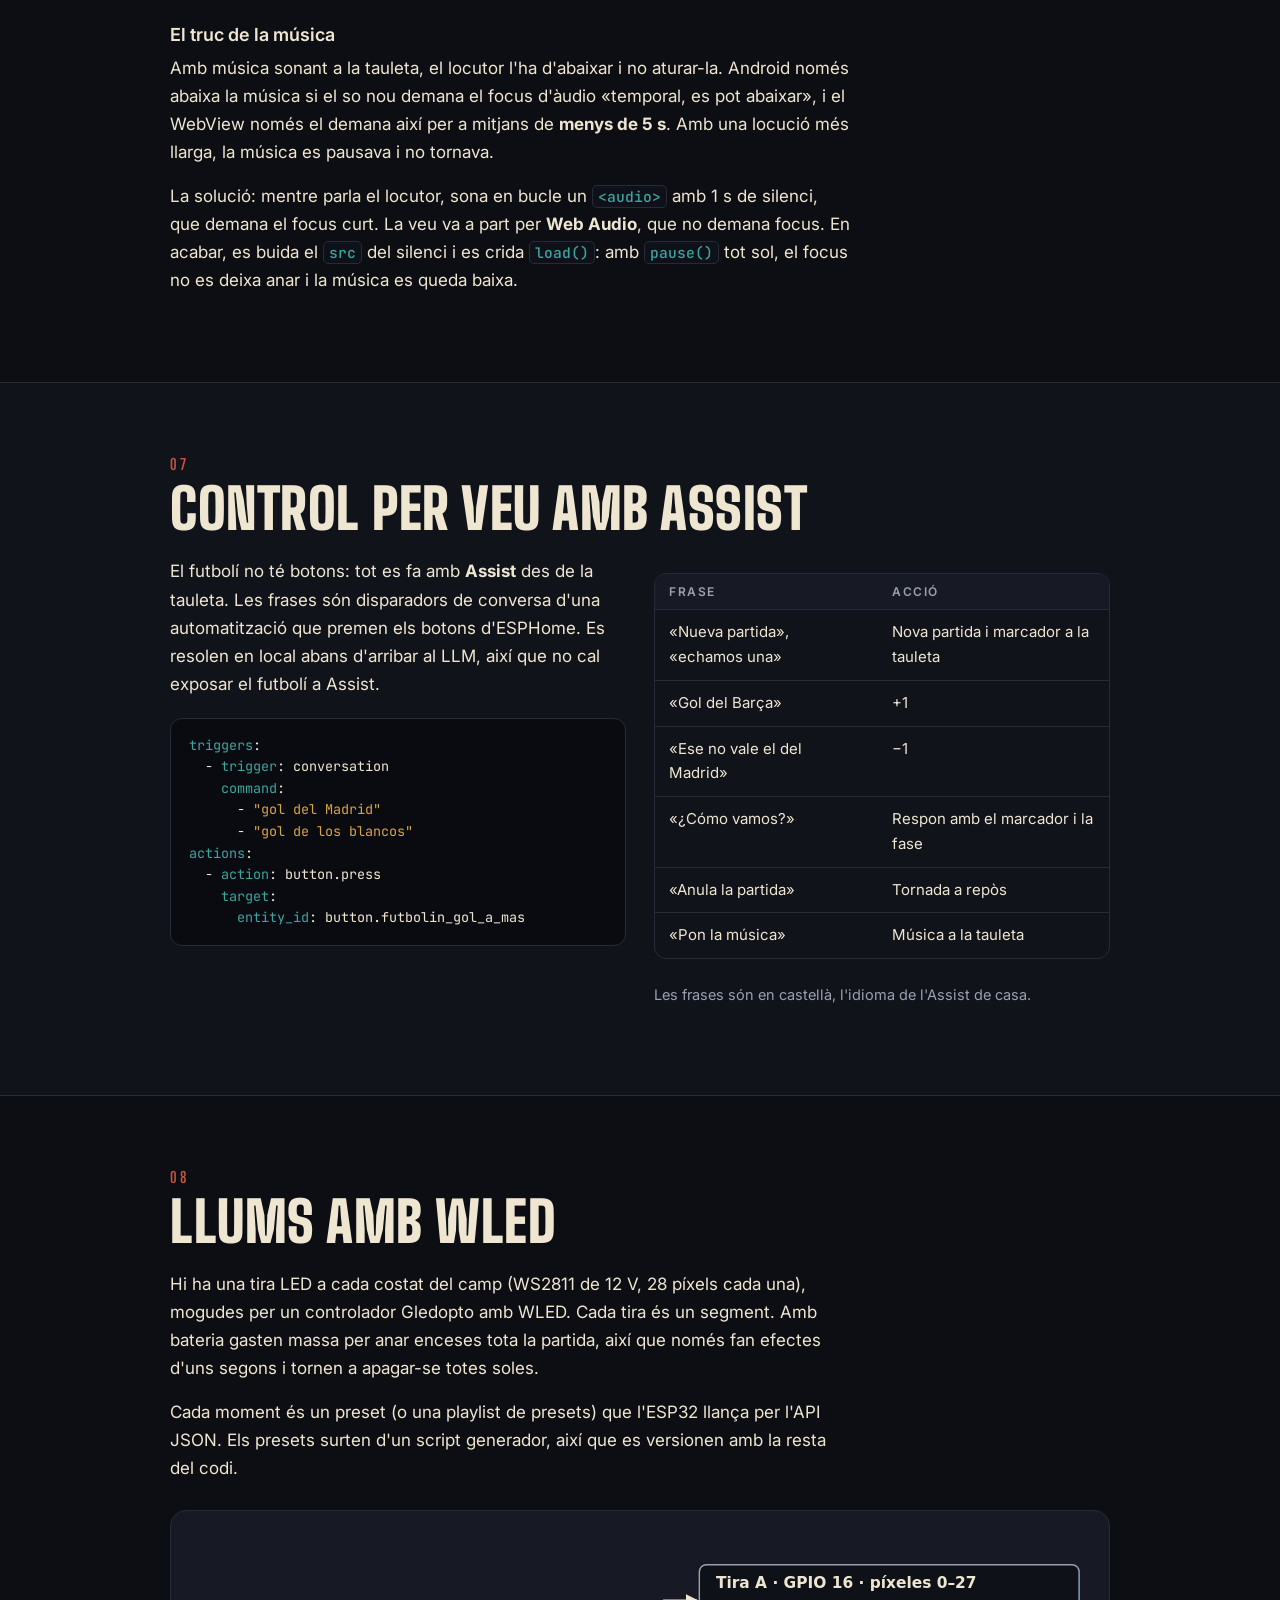
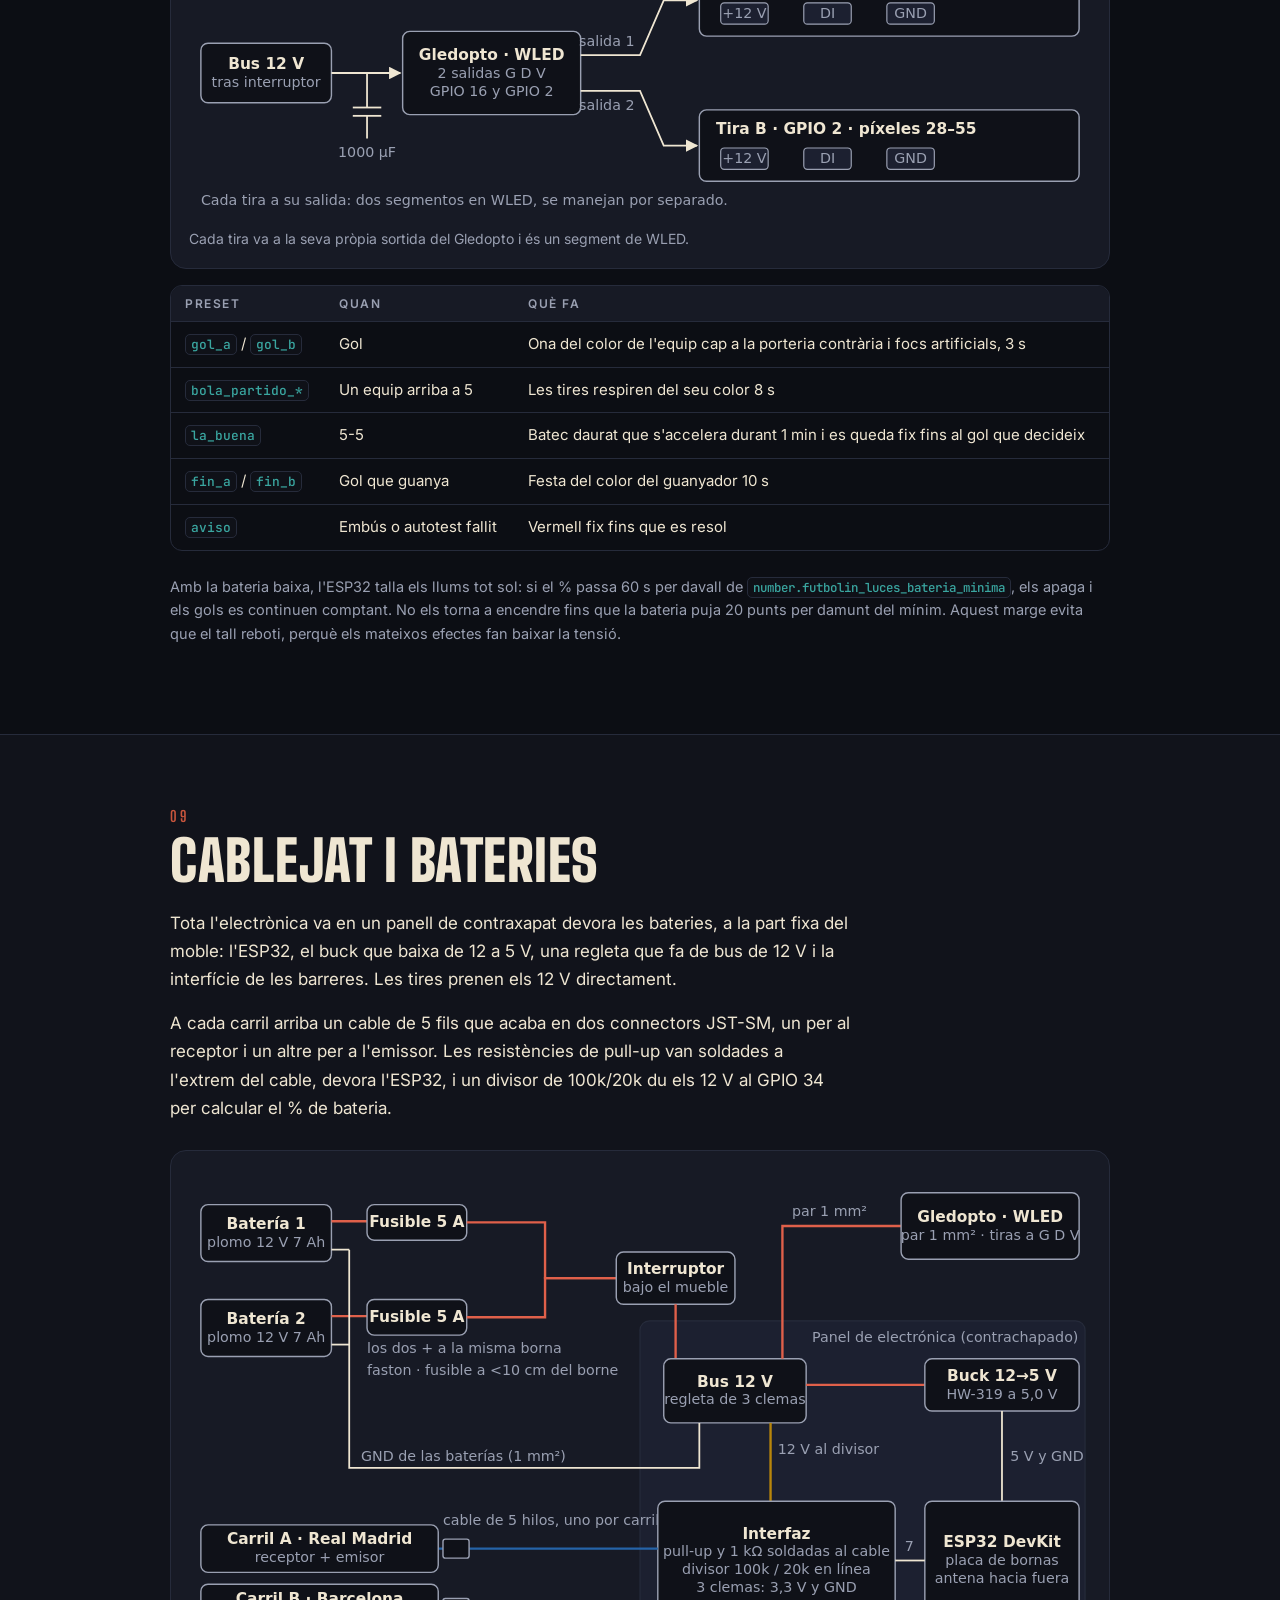
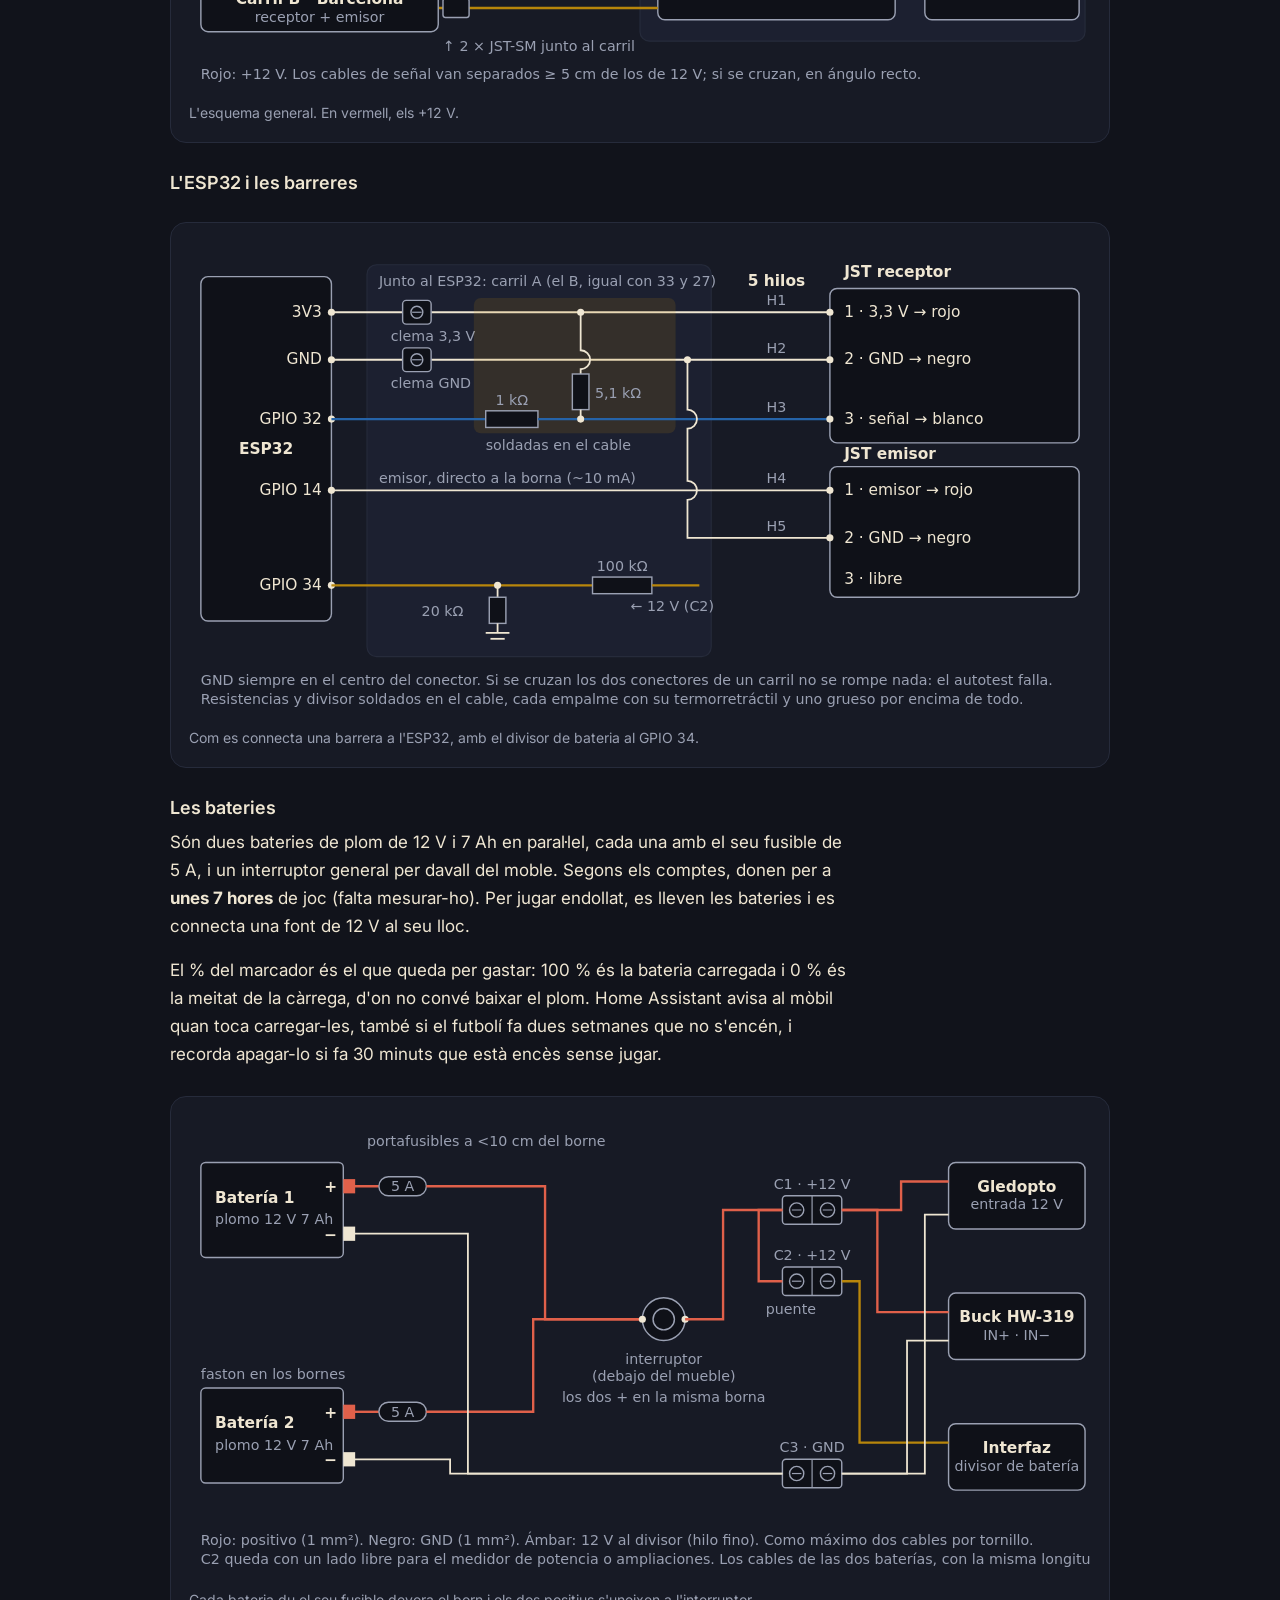
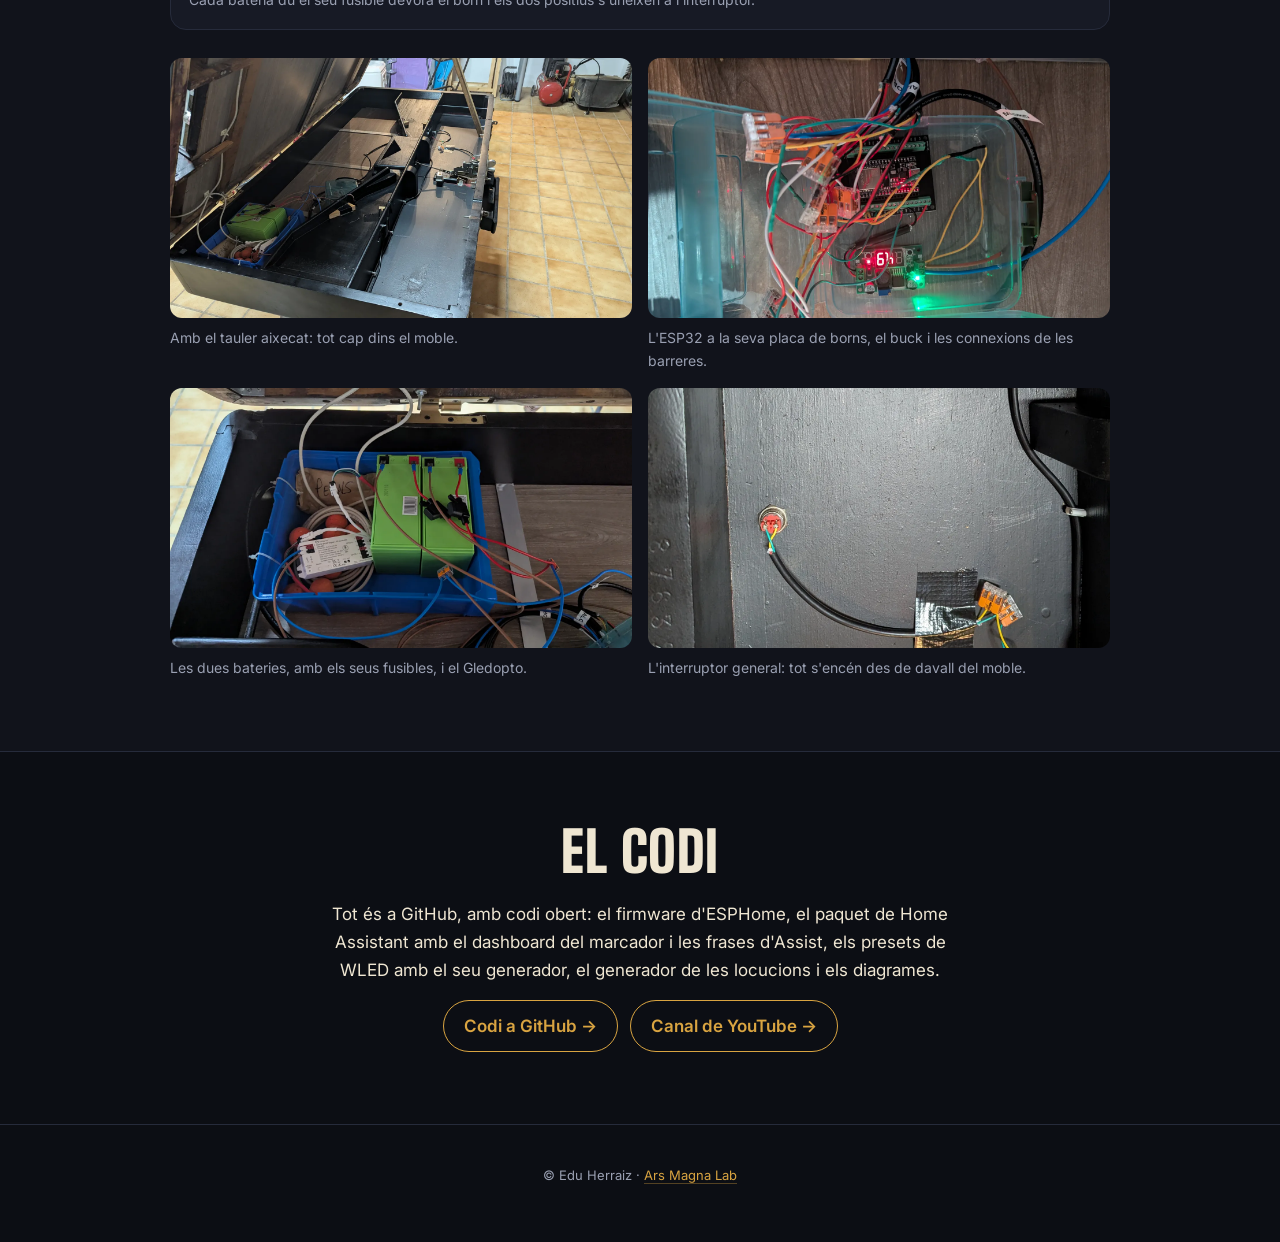
<file: ca/futbolin/index.html>
<!doctype html>
<html lang="ca">
<head>
<meta charset="utf-8">
<meta name="viewport" content="width=device-width, initial-scale=1">
<title>Domotitzant un futbolí (amb Home Assistant) · Ars Magna Lab</title>
<meta name="description" content="Un futbolí Córdoba restaurat que compta els gols amb barreres IR i un ESP32 amb ESPHome, amb marcador en un dashboard de Home Assistant, veu amb Assist i efectes amb WLED. Amb bateria i sense foradar la porteria.">
<meta name="author" content="Edu Herraiz">
<link rel="canonical" href="https://arsmagnalab.com/ca/futbolin/">
<link rel="alternate" hreflang="es" href="https://arsmagnalab.com/futbolin/">
<link rel="alternate" hreflang="ca" href="https://arsmagnalab.com/ca/futbolin/">
<link rel="alternate" hreflang="en" href="https://arsmagnalab.com/en/futbolin/">
<link rel="alternate" hreflang="x-default" href="https://arsmagnalab.com/futbolin/">
<meta property="og:title" content="Domotitzant un futbolí (amb Home Assistant) · Ars Magna Lab">
<meta property="og:description" content="Barreres IR, ESPHome, WLED i Assist en un futbolí Córdoba restaurat, sense foradar la porteria.">
<meta property="og:type" content="article">
<meta property="og:site_name" content="Ars Magna Lab">
<meta property="og:locale" content="ca_ES">
<meta property="og:image" content="https://arsmagnalab.com/futbolin/media/compartir.jpg">
<meta property="og:image:width" content="1200">
<meta property="og:image:height" content="630">
<meta property="og:image:alt" content="El futbolí en plena partida, amb la tauleta al costat marcant 2-1">
<meta name="twitter:card" content="summary_large_image">
<meta property="og:url" content="https://arsmagnalab.com/ca/futbolin/">
<meta name="color-scheme" content="dark">
<link rel="icon" href="../../favicon.svg" type="image/svg+xml">
<link rel="preconnect" href="https://fonts.googleapis.com">
<link rel="preconnect" href="https://fonts.gstatic.com" crossorigin>
<link href="https://fonts.googleapis.com/css2?family=Big+Shoulders+Display:wght@700;900&family=Cinzel:wght@600&family=Inter:wght@400;500;600&family=JetBrains+Mono:wght@400;500&display=swap" rel="stylesheet">
<link rel="stylesheet" href="../../futbolin/futbolin.css">
</head>
<body>

<div class="wrap top">
  <a href="../../ca/">← Ars Magna Lab</a>
  <nav class="lang" aria-label="Català"><a href="../../futbolin/" hreflang="es" lang="es">ES</a> <a href="../../ca/futbolin/" hreflang="ca" lang="ca" aria-current=page>CA</a> <a href="../../en/futbolin/" hreflang="en" lang="en">EN</a></nav>
</div>

<header class="hero wrap">
  <p class="kicker">Un futbolí Córdoba restaurat</p>
  <h1>Domotitzant un <em>futbolí</em><small>(amb Home Assistant)</small></h1>
  <p class="lead">Barreres d'infrarojos als carrils de recollida i un <b>ESP32 amb ESPHome</b> que du la partida. El marcador és un <b>dashboard</b> a la tauleta, amb locutor i música, es controla per veu amb <b>Assist</b> i els gols se celebren amb <b>WLED</b>. Va amb bateria, amagat dins el moble, i la porteria no s'ha tocat.</p>
  <div class="chips"><span>ESPHome</span><span>WLED</span><span>Assist</span><span>Dashboard</span><span>ESP32</span><span>Barreres IR</span></div>
  <figure class="media hero-foto"><img src="../../futbolin/media/partida.webp" width="1600" height="900" alt="El futbolí en plena partida, amb la tauleta al costat marcant 2-1"></figure>
</header>

<section class="alt">
  <div class="wrap">
    <p class="num">01</p>
    <h2>Què fa</h2>
    <div class="narrow">
      <p>Es juga amb 11 bolles i guanya qui arriba a 6. Amb 5-5, la darrera bolla es tira al centre: és <b>«la bona»</b>. L'ESP32 coneix aquestes regles i publica la fase de la partida a <code>sensor.futbolin_fase</code>. Tota la resta (marcador, so i llums) reacciona a aquesta fase.</p>
    </div>
    <div class="momentos">
      <div class="momento"><b>Sortida</b><p>«Nova partida» per veu. Marcador a zero i el locutor presenta el clàssic.</p><code>normal</code></div>
      <div class="momento"><b>Gol</b><p>Suma tot sol. Ona de llum del color de l'equip i una frase del locutor.</p><code>event.futbolin_gol</code></div>
      <div class="momento"><b>Bolla de partit</b><p>En arribar a 5, les tires respiren del color de qui la té.</p><code>bola_partido_a</code></div>
      <div class="momento oro"><b>La bona</b><p>5-5: batec daurat que s'accelera i cartell al marcador.</p><code>la_buena</code></div>
      <div class="momento"><b>Victòria</b><p>Festa de llums i pantalla del guanyador. Els gols que sobren ja no compten.</p><code>fin_a</code></div>
    </div>
  </div>
</section>

<section>
  <div class="wrap">
    <p class="num">02</p>
    <h2>Un Córdoba de tota la vida</h2>
    <div class="dos">
      <div>
        <p>És un futbolí Córdoba antic, negre i restaurat. Això va fixar les regles del muntatge:</p>
        <ul class="puntos">
          <li><b>Per fora, igual que sempre.</b> Sense pantalles aferrades ni botons nous. L'únic que es veu és un interruptor general, per davall.</li>
          <li><b>La porteria no es toca.</b> La bolla és massissa i surt disparada: qualsevol sensor dins la porteria acabaria romput o tornant la bolla al camp.</li>
          <li><b>Sense cables mentre es juga.</b> Tot va amb bateria.</li>
          <li><b>Sense botons al futbolí.</b> Tot es maneja des de Home Assistant.</li>
        </ul>
        <p class="nota">L'àbac de comptes vermells i blaus continua al seu lloc, per si de cas.</p>
      </div>
      <figure class="media"><img src="../../futbolin/media/futbolin.webp" width="1600" height="900" alt="El futbolí Córdoba restaurat, negre, amb els ninots blancs i granats" loading="lazy"><figcaption>El Córdoba, ja restaurat. Per fora no es veu res de nou.</figcaption></figure>
    </div>
    <div class="grid-media tres">
      <figure class="media"><img src="../../futbolin/media/placa.webp" width="1600" height="900" alt="Placa de llautó de la Delegació d'Indústria de Barcelona: marca Justo A. Córdoba, futbol de saló, tipus taula, aprovat el 1950" loading="lazy"><figcaption>La placa original: «fútbol de salón», tipus taula, aprovat per la Dirección General de Seguridad el 1950.</figcaption></figure>
      <figure class="media"><img src="../../futbolin/media/antes.webp" width="1600" height="1200" alt="El mateix futbolí abans de restaurar-lo, pintat de vermell i amb els ninots gastats" loading="lazy"><figcaption>Així estava el 2022, abans de restaurar-lo.</figcaption></figure>
      <figure class="media"><img src="../../futbolin/media/antes-detalle.webp" width="1600" height="1200" alt="Detall dels ninots abans de la restauració, amb la pintura gastada" loading="lazy"><figcaption>Els ninots, amb dècades de partits a sobre.</figcaption></figure>
    </div>
  </div>
</section>

<section class="alt">
  <div class="wrap">
    <p class="num">03</p>
    <h2>Com sap que és gol?</h2>
    <div class="narrow">
      <p>L'intuïtiu seria mirar a la porteria, però és millor mirar <b>després</b>. Quan la bolla entra, cau per una ranura a un carril de fusta que la du rodolant fins al calaix. Allà ja no va a cent per hora: rodola a poc a poc i sempre pel mateix camí.</p>
      <p>A cada carril hi ha una <b>barrera d'infrarojos</b>, amb un emissor a un costat i un receptor al davant. Quan la bolla passa, talla el feix unes desenes de mil·lisegons, i això és un gol.</p>
    </div>

    <div class="diagrama" role="img" aria-label="Vista des de dalt del carril: la bolla rodola entre dues falques de fusta, talla el feix infraroig i suma un gol">
      <svg viewBox="0 0 720 230">
        <text class="tit" x="20" y="28">El carril, vist des de dalt</text>
        <rect x="20" y="60" width="680" height="12" fill="#3a2a1c"/>
        <rect x="20" y="168" width="680" height="12" fill="#3a2a1c"/>
        <rect x="20" y="72" width="680" height="96" fill="#2a1f15"/>
        <polygon points="250,72 360,72 360,96" fill="#8a6a44"/>
        <polygon points="250,168 360,168 360,144" fill="#8a6a44"/>
        <rect x="362" y="74" width="16" height="20" rx="3" fill="#20242f" stroke="#9aa0b2"/>
        <rect x="362" y="146" width="16" height="20" rx="3" fill="#20242f" stroke="#9aa0b2"/>
        <line class="haz" x1="370" y1="94" x2="370" y2="146"/>
        <g class="bola-carril"><circle cx="80" cy="120" r="17" fill="#e8e2d2"/></g>
        <text class="mas-uno" x="392" y="58">+1</text>
        <text class="suave" x="388" y="88">Emissor IR</text>
        <text class="suave" x="388" y="162">Receptor</text>
        <text class="suave" x="150" y="208">Falques de fusta aferrades amb cola: cada sensor queda a cobert darrere d'una</text>
        <text class="suave" x="24" y="52">← ve de la porteria</text>
        <text class="suave" x="560" y="52">va al calaix →</text>
      </svg>
    </div>

    <h3>El menys intrusiu possible</h3>
    <div class="ventajas">
      <div class="ventaja"><b>Zero forats</b><p>Dues falques de fusta aferrades amb cola dins el carril. No s'ha foradat ni la porteria ni el carril.</p></div>
      <div class="ventaja"><b>Es lleva</b><p>Les falques es desaferren i els sensors van amb connectors. El futbolí torna a estar com abans.</p></div>
      <div class="ventaja"><b>Fora del camí</b><p>Cada sensor està a cobert darrere la seva falca. La bolla mai no el toca i la rampa la guia sense frenar-la.</p></div>
      <div class="ventaja"><b>No s'escapa</b><p>El feix travessa el carril de paret a paret, així que la bolla el talla passi per on passi.</p></div>
    </div>

    <h3>Què fa el firmware</h3>
    <ul class="puntos narrow">
      <li>Detecció per flanc amb interrupció, i 400 ms de bloqueig després de cada gol per no comptar rebots.</li>
      <li>Si un feix passa més de 2 s tapat, avisa d'<b>embús</b> (<code>binary_sensor.futbolin_atasco_a</code>).</li>
      <li><b>Autotest</b> en arrencar: cada emissor va alimentat des del seu propi GPIO. El firmware l'apaga i comprova que el receptor passa a «tapat». Si falla, les tires es posen en vermell.</li>
      <li>Cada tall queda a <code>sensor.futbolin_ultimo_corte</code> amb la seva durada i què se n'ha fet (gol, soroll o rebot). El registre d'HA guarda així el diari de la partida.</li>
    </ul>
    <figure class="lamina"><a href="../../futbolin/diagramas/barrera-ir.svg" aria-label="Obrir el diagrama a mida completa"><img src="../../futbolin/diagramas/barrera-ir.svg" width="760" height="285" alt="Tall del carril amb l'emissor i el receptor a cada costat de la bolla, i el senyal al GPIO 32: el feix es talla uns 35 ms amb el gol, el bloqueig de 400 ms ignora els rebots i els talls molt curts es descarten com a soroll" loading="lazy"></a><figcaption>La barrera vista de front i el senyal que arriba a l'ESP32 amb un gol. Els diagrames són en castellà.</figcaption></figure>

    <div class="grid-media dos">
      <figure class="media"><img src="../../futbolin/media/carril.webp" width="1600" height="900" alt="El carril de recollida amb les dues falques de fusta aferrades a les parets i els sensors darrere" loading="lazy"><figcaption>Les dues falques al carril, amb un sensor darrere cada una.</figcaption></figure>
      <figure class="media vertical"><video src="../../futbolin/media/carril.mp4" poster="../../futbolin/media/carril-poster.jpg" width="720" height="1280" autoplay muted loop playsinline preload="metadata" aria-label="Una bolla rodola pel carril i passa entre les dues falques"></video><figcaption>La bolla passa entre les falques i talla el feix. A velocitat real.</figcaption></figure>
    </div>
  </div>
</section>

<section>
  <div class="wrap">
    <p class="num">04</p>
    <h2>Arquitectura</h2>
    <div class="narrow">
      <p>La decisió clau: <b>la partida la du l'ESP32, no Home Assistant.</b> Compta, calcula la fase i la desa a la flash (<code>restore_value</code>) per no perdre-la en un reinici o una actualització OTA.</p>
      <p>Des d'allà avisa per dos camins. A HA, per l'API nativa d'ESPHome. A WLED, <b>directament</b> per l'API JSON (<code>{"ps": 3}</code>), sense passar per HA, perquè l'efecte surti a l'instant.</p>
    </div>

    <div class="diagrama" id="flujo" role="img" aria-label="Flux: la barrera avisa l'ESP32, que envia l'efecte a WLED per l'API JSON i l'estat a Home Assistant per l'API nativa d'ESPHome; Home Assistant el mostra a la tauleta">
      <svg viewBox="0 0 760 300">
        <defs><marker id="punta" viewBox="0 0 10 10" refX="9" refY="5" markerWidth="7" markerHeight="7" orient="auto-start-reverse"><path d="M0 0L10 5L0 10z" fill="#9aa0b2"/></marker></defs>
        <rect class="caja" x="20" y="120" width="130" height="64" rx="10"/>
        <text x="85" y="148" text-anchor="middle">Barreres IR</text><text class="suave" x="85" y="168" text-anchor="middle">GPIO + interrupció</text>
        <rect class="caja oro" x="210" y="112" width="150" height="80" rx="10"/>
        <text x="285" y="142" text-anchor="middle">ESP32 · ESPHome</text><text class="suave" x="285" y="162" text-anchor="middle">du la partida</text><text class="suave" x="285" y="178" text-anchor="middle">estat a la flash</text>
        <g class="nodo-red">
          <rect class="caja teal" x="440" y="24" width="150" height="64" rx="10"/>
          <text x="515" y="52" text-anchor="middle">WLED</text><text class="suave" x="515" y="72" text-anchor="middle">2 tires · presets</text>
          <rect class="caja teal" x="440" y="212" width="150" height="64" rx="10"/>
          <text x="515" y="240" text-anchor="middle">Home Assistant</text><text class="suave" x="515" y="260" text-anchor="middle">dashboard · Assist</text>
          <rect class="caja" x="620" y="212" width="124" height="64" rx="10"/>
          <text x="682" y="240" text-anchor="middle">Tauleta</text><text class="suave" x="682" y="260" text-anchor="middle">marcador i veu</text>
        </g>
        <path class="flecha" d="M150 152H206"/>
        <path class="flecha wifi" d="M360 130C400 100 400 56 436 56"/>
        <path class="flecha wifi" d="M360 174C400 204 400 244 436 244"/>
        <path class="flecha wifi" d="M590 244H616"/>
        <circle class="pulso" r="5"><animateMotion dur="2.4s" repeatCount="indefinite" path="M20 152H210"/></circle>
        <circle class="pulso wifi" r="5"><animateMotion dur="2.4s" begin=".8s" repeatCount="indefinite" path="M360 130C400 100 400 56 440 56"/></circle>
        <circle class="pulso wifi" r="5"><animateMotion dur="2.4s" begin=".8s" repeatCount="indefinite" path="M360 174C400 204 400 244 440 244"/></circle>
        <text class="suave" x="404" y="36" text-anchor="end">API JSON de WLED</text>
        <text class="suave" x="404" y="290" text-anchor="end">API nativa d'ESPHome</text>
        <g class="aviso-red"><rect x="200" y="206" width="170" height="44" rx="8" fill="#2a1410" stroke="#c8553d"/><text x="285" y="226" text-anchor="middle">Sense WiFi: no s'atura</text><text class="suave" x="285" y="242" text-anchor="middle">en tornar, marcador al dia</text></g>
      </svg>
      <div style="margin-top:12px; text-align:center"><button id="corta-wifi" aria-pressed="false">Talla la WiFi</button></div>
    </div>
    <p class="nota">Si cau la WiFi o Home Assistant, l'ESP32 segueix comptant, i en tornar la tauleta mostra el marcador correcte. HA no du cap lògica de la partida: només mostra les entitats i prem els botons.</p>
  </div>
</section>

<section class="alt">
  <div class="wrap">
    <p class="num">05</p>
    <h2>El que veu Home Assistant</h2>
    <div class="narrow">
      <p>El dispositiu ESPHome es diu <code>futbolin</code>, així que totes les entitats queden com <code>&lt;domini&gt;.futbolin_*</code>. Els equips són A i B: a ca nostra, A és el Madrid i B el Barça.</p>
    </div>
    <h3>Estat</h3>
    <div class="tabla"><table>
      <tr><th>Entitat</th><th>Què és</th></tr>
      <tr><td><code>sensor.futbolin_goles_a</code> / <code>_b</code></td><td>Gols de cada equip, de 0 a 6</td></tr>
      <tr><td><code>sensor.futbolin_fase</code></td><td><code>reposo</code>, <code>normal</code>, <code>bola_partido_a</code>/<code>_b</code>, <code>la_buena</code>, <code>fin_a</code>/<code>_b</code></td></tr>
      <tr><td><code>event.futbolin_gol</code></td><td><code>gol_a</code> o <code>gol_b</code>, només amb els gols que veuen les barreres. És el disparador natural de les automatitzacions</td></tr>
      <tr><td><code>sensor.futbolin_bateria</code></td><td>% que queda per gastar (0 % és la meitat de la càrrega, d'on no convé baixar el plom), calculat amb la tensió més alta dels darrers 10 min perquè els pics de les tires no el facin botar</td></tr>
      <tr><td><code>binary_sensor.futbolin_autotest</code></td><td>Resultat de l'autotest de les barreres</td></tr>
    </table></div>
    <h3>Controls</h3>
    <div class="tabla"><table>
      <tr><th>Entitat</th><th>Què fa</th></tr>
      <tr><td><code>button.futbolin_nueva_partida</code></td><td>0-0 i a jugar</td></tr>
      <tr><td><code>button.futbolin_gol_a_mas</code> / <code>_menos</code></td><td>Corregeix el marcador. La fase es recalcula: un −1 des de 6-5 torna la bolla de partit</td></tr>
      <tr><td><code>button.futbolin_anular_partida</code></td><td>Torna a <code>reposo</code></td></tr>
      <tr><td><code>switch.futbolin_efectos_luz</code></td><td>Activa o desactiva els efectes de les tires</td></tr>
      <tr><td><code>number.futbolin_luces_bateria_minima</code></td><td>% de bateria per davall del qual es tallen els llums (20 % per defecte)</td></tr>
      <tr><td><code>switch.futbolin_modo_enchufado</code></td><td>Per jugar amb una font de 12 V en lloc de bateries: amaga la bateria i silencia els seus avisos</td></tr>
    </table></div>
  </div>
</section>

<section>
  <div class="wrap">
    <p class="num">06</p>
    <h2>El marcador: un dashboard amb locutor</h2>
    <div class="dos">
      <div>
        <p>El marcador és un dashboard d'HA fet amb una sola <code>button-card</code> amb HTML propi: dígits de matriu de punts, la columna de les 11 bolles amb l'ordre dels gols, l'animació de «GOL!», el cartell de «la bona» i la pantalla del guanyador. Mentre està obert, HA lleva l'estalvi de pantalla de la tauleta.</p>
        <h3>El locutor</h3>
        <p>Cada gol el canta un locutor que segueix el partit: el primer gol, l'empat, la ratxa, la remuntada, la bolla de partit, el gol que salva el partit… Són <b>348 locucions</b> generades per endavant amb una veu TTS d'OpenAI, en castellà. HA calcula el moment del partit com a atribut d'un sensor i el dashboard tria una frase a l'atzar, sense repetir l'anterior.</p>
      </div>
      <figure class="media"><img src="../../futbolin/media/tablet.webp" width="1600" height="900" alt="La tauleta amb el marcador a 0-0, recolzada al futbolí devora l'àbac" loading="lazy"><figcaption>El marcador a la tauleta, devora l'àbac de tota la vida.</figcaption></figure>
    </div>
    <div class="narrow">
      <h3>El truc de la música</h3>
      <p>Amb música sonant a la tauleta, el locutor l'ha d'abaixar i no aturar-la. Android només abaixa la música si el so nou demana el focus d'àudio «temporal, es pot abaixar», i el WebView només el demana així per a mitjans de <b>menys de 5 s</b>. Amb una locució més llarga, la música es pausava i no tornava.</p>
      <p>La solució: mentre parla el locutor, sona en bucle un <code>&lt;audio&gt;</code> amb 1 s de silenci, que demana el focus curt. La veu va a part per <b>Web Audio</b>, que no demana focus. En acabar, es buida el <code>src</code> del silenci i es crida <code>load()</code>: amb <code>pause()</code> tot sol, el focus no es deixa anar i la música es queda baixa.</p>
    </div>
  </div>
</section>

<section class="alt">
  <div class="wrap">
    <p class="num">07</p>
    <h2>Control per veu amb Assist</h2>
    <div class="dos">
      <div>
        <p>El futbolí no té botons: tot es fa amb <b>Assist</b> des de la tauleta. Les frases són disparadors de conversa d'una automatització que premen els botons d'ESPHome. Es resolen en local abans d'arribar al LLM, així que no cal exposar el futbolí a Assist.</p>
<pre><span class="k">triggers</span>:
  - <span class="k">trigger</span>: conversation
    <span class="k">command</span>:
      - <span class="s">"gol del Madrid"</span>
      - <span class="s">"gol de los blancos"</span>
<span class="k">actions</span>:
  - <span class="k">action</span>: button.press
    <span class="k">target</span>:
      <span class="k">entity_id</span>: button.futbolin_gol_a_mas</pre>
      </div>
      <div>
        <div class="tabla"><table>
          <tr><th>Frase</th><th>Acció</th></tr>
          <tr><td>«Nueva partida», «echamos una»</td><td>Nova partida i marcador a la tauleta</td></tr>
          <tr><td>«Gol del Barça»</td><td>+1</td></tr>
          <tr><td>«Ese no vale el del Madrid»</td><td>−1</td></tr>
          <tr><td>«¿Cómo vamos?»</td><td>Respon amb el marcador i la fase</td></tr>
          <tr><td>«Anula la partida»</td><td>Tornada a repòs</td></tr>
          <tr><td>«Pon la música»</td><td>Música a la tauleta</td></tr>
        </table></div>
        <p class="nota">Les frases són en castellà, l'idioma de l'Assist de casa.</p>
      </div>
    </div>
  </div>
</section>

<section>
  <div class="wrap">
    <p class="num">08</p>
    <h2>Llums amb WLED</h2>
    <div class="narrow">
      <p>Hi ha una tira LED a cada costat del camp (WS2811 de 12 V, 28 píxels cada una), mogudes per un controlador Gledopto amb WLED. Cada tira és un segment. Amb bateria gasten massa per anar enceses tota la partida, així que només fan efectes d'uns segons i tornen a apagar-se totes soles.</p>
      <p>Cada moment és un preset (o una playlist de presets) que l'ESP32 llança per l'API JSON. Els presets surten d'un script generador, així que es versionen amb la resta del codi.</p>
    </div>
    <figure class="lamina"><a href="../../futbolin/diagramas/tiras-conexion.svg" aria-label="Obrir el diagrama a mida completa"><img src="../../futbolin/diagramas/tiras-conexion.svg" width="760" height="242" alt="El bus de 12 V alimenta el Gledopto amb WLED, que té dues sortides: la tira A al GPIO 16 (píxels 0 a 27) i la tira B al GPIO 2 (píxels 28 a 55)" loading="lazy"></a><figcaption>Cada tira va a la seva pròpia sortida del Gledopto i és un segment de WLED.</figcaption></figure>
    <div class="tabla"><table>
      <tr><th>Preset</th><th>Quan</th><th>Què fa</th></tr>
      <tr><td><code>gol_a</code> / <code>gol_b</code></td><td>Gol</td><td>Ona del color de l'equip cap a la porteria contrària i focs artificials, 3 s</td></tr>
      <tr><td><code>bola_partido_*</code></td><td>Un equip arriba a 5</td><td>Les tires respiren del seu color 8 s</td></tr>
      <tr><td><code>la_buena</code></td><td>5-5</td><td>Batec daurat que s'accelera durant 1 min i es queda fix fins al gol que decideix</td></tr>
      <tr><td><code>fin_a</code> / <code>fin_b</code></td><td>Gol que guanya</td><td>Festa del color del guanyador 10 s</td></tr>
      <tr><td><code>aviso</code></td><td>Embús o autotest fallit</td><td>Vermell fix fins que es resol</td></tr>
    </table></div>
    <p class="nota">Amb la bateria baixa, l'ESP32 talla els llums tot sol: si el % passa 60 s per davall de <code>number.futbolin_luces_bateria_minima</code>, els apaga i els gols es continuen comptant. No els torna a encendre fins que la bateria puja 20 punts per damunt del mínim. Aquest marge evita que el tall reboti, perquè els mateixos efectes fan baixar la tensió.</p>
  </div>
</section>

<section class="alt">
  <div class="wrap">
    <p class="num">09</p>
    <h2>Cablejat i bateries</h2>
    <div class="narrow">
      <p>Tota l'electrònica va en un panell de contraxapat devora les bateries, a la part fixa del moble: l'ESP32, el buck que baixa de 12 a 5 V, una regleta que fa de bus de 12 V i la interfície de les barreres. Les tires prenen els 12 V directament.</p>
      <p>A cada carril arriba un cable de 5 fils que acaba en dos connectors JST-SM, un per al receptor i un altre per a l'emissor. Les resistències de pull-up van soldades a l'extrem del cable, devora l'ESP32, i un divisor de 100k/20k du els 12 V al GPIO 34 per calcular el % de bateria.</p>
    </div>
    <figure class="lamina"><a href="../../futbolin/diagramas/cableado-general.svg" aria-label="Obrir el diagrama a mida completa"><img src="../../futbolin/diagramas/cableado-general.svg" width="760" height="440" alt="Esquema general: dues bateries amb el seu fusible, l'interruptor, el bus de 12 V, el Gledopto amb les tires, el buck a 5 V, l'ESP32 i la interfície amb els cables dels dos carrils" loading="lazy"></a><figcaption>L'esquema general. En vermell, els +12 V.</figcaption></figure>
    <h3>L'ESP32 i les barreres</h3>
    <figure class="lamina"><a href="../../futbolin/diagramas/placa-interfaz.svg" aria-label="Obrir el diagrama a mida completa"><img src="../../futbolin/diagramas/placa-interfaz.svg" width="760" height="400" alt="Connexió d'una barrera a l'ESP32: 3,3 V i GND per regletes, el senyal del receptor al GPIO 32 amb pull-up de 5,1 kΩ i 1 kΩ en sèrie, l'emissor al GPIO 14 i el divisor de bateria al GPIO 34" loading="lazy"></a><figcaption>Com es connecta una barrera a l'ESP32, amb el divisor de bateria al GPIO 34.</figcaption></figure>
    <h3>Les bateries</h3>
    <div class="narrow">
      <p>Són dues bateries de plom de 12 V i 7 Ah en paral·lel, cada una amb el seu fusible de 5 A, i un interruptor general per davall del moble. Segons els comptes, donen per a <b>unes 7 hores</b> de joc (falta mesurar-ho). Per jugar endollat, es lleven les bateries i es connecta una font de 12 V al seu lloc.</p>
      <p>El % del marcador és el que queda per gastar: 100 % és la bateria carregada i 0 % és la meitat de la càrrega, d'on no convé baixar el plom. Home Assistant avisa al mòbil quan toca carregar-les, també si el futbolí fa dues setmanes que no s'encén, i recorda apagar-lo si fa 30 minuts que està encès sense jugar.</p>
    </div>
    <figure class="lamina"><a href="../../futbolin/diagramas/alimentacion-cableado.svg" aria-label="Obrir el diagrama a mida completa"><img src="../../futbolin/diagramas/alimentacion-cableado.svg" width="760" height="390" alt="Cablejat de les bateries: cada una amb el seu portafusibles de 5 A, els dos positius a l'interruptor i d'allà a les regletes de 12 V, que reparteixen a Gledopto, buck i interfície; els negatius a la regleta de GND" loading="lazy"></a><figcaption>Cada bateria du el seu fusible devora el born i els dos positius s'uneixen a l'interruptor.</figcaption></figure>
    <div class="grid-media dos">
      <figure class="media"><img src="../../futbolin/media/interior.webp" width="1600" height="900" alt="El futbolí amb el tauler de joc abatut i l'electrònica dins el moble" loading="lazy"><figcaption>Amb el tauler aixecat: tot cap dins el moble.</figcaption></figure>
      <figure class="media"><img src="../../futbolin/media/electronica.webp" width="1600" height="900" alt="La caixa de l'electrònica, amb l'ESP32 a la seva placa de borns, el buck i les connexions" loading="lazy"><figcaption>L'ESP32 a la seva placa de borns, el buck i les connexions de les barreres.</figcaption></figure>
      <figure class="media"><img src="../../futbolin/media/baterias.webp" width="1600" height="900" alt="Les dues bateries de plom i el controlador Gledopto dins una caixa blava" loading="lazy"><figcaption>Les dues bateries, amb els seus fusibles, i el Gledopto.</figcaption></figure>
      <figure class="media"><img src="../../futbolin/media/interruptor.webp" width="1600" height="900" alt="L'interruptor general, un polsador rodó amb anell vermell cargolat per davall del moble" loading="lazy"><figcaption>L'interruptor general: tot s'encén des de davall del moble.</figcaption></figure>
    </div>
  </div>
</section>

<section class="cierre">
  <div class="wrap narrow">
    <h2>El codi</h2>
    <p>Tot és a GitHub, amb codi obert: el firmware d'ESPHome, el paquet de Home Assistant amb el dashboard del marcador i les frases d'Assist, els presets de WLED amb el seu generador, el generador de les locucions i els diagrames.</p>
    <div class="enlaces">
      <a href="https://github.com/ars-magna-lab/futbolin-home-assistant" rel="noopener">Codi a GitHub →</a>
      <a href="https://www.youtube.com/@arsmagna_lab" rel="noopener">Canal de YouTube →</a>
    </div>
  </div>
</section>

<footer>
  <div class="wrap">© Edu Herraiz · <a href="../../ca/">Ars Magna Lab</a></div>
</footer>

<script>
document.getElementById("corta-wifi").addEventListener("click", e => {
  const on = document.getElementById("flujo").classList.toggle("sin-wifi");
  e.target.setAttribute("aria-pressed", on);
  e.target.textContent = on ? "Torna la WiFi" : "Talla la WiFi";
});
</script>
</body>
</html>
</file>
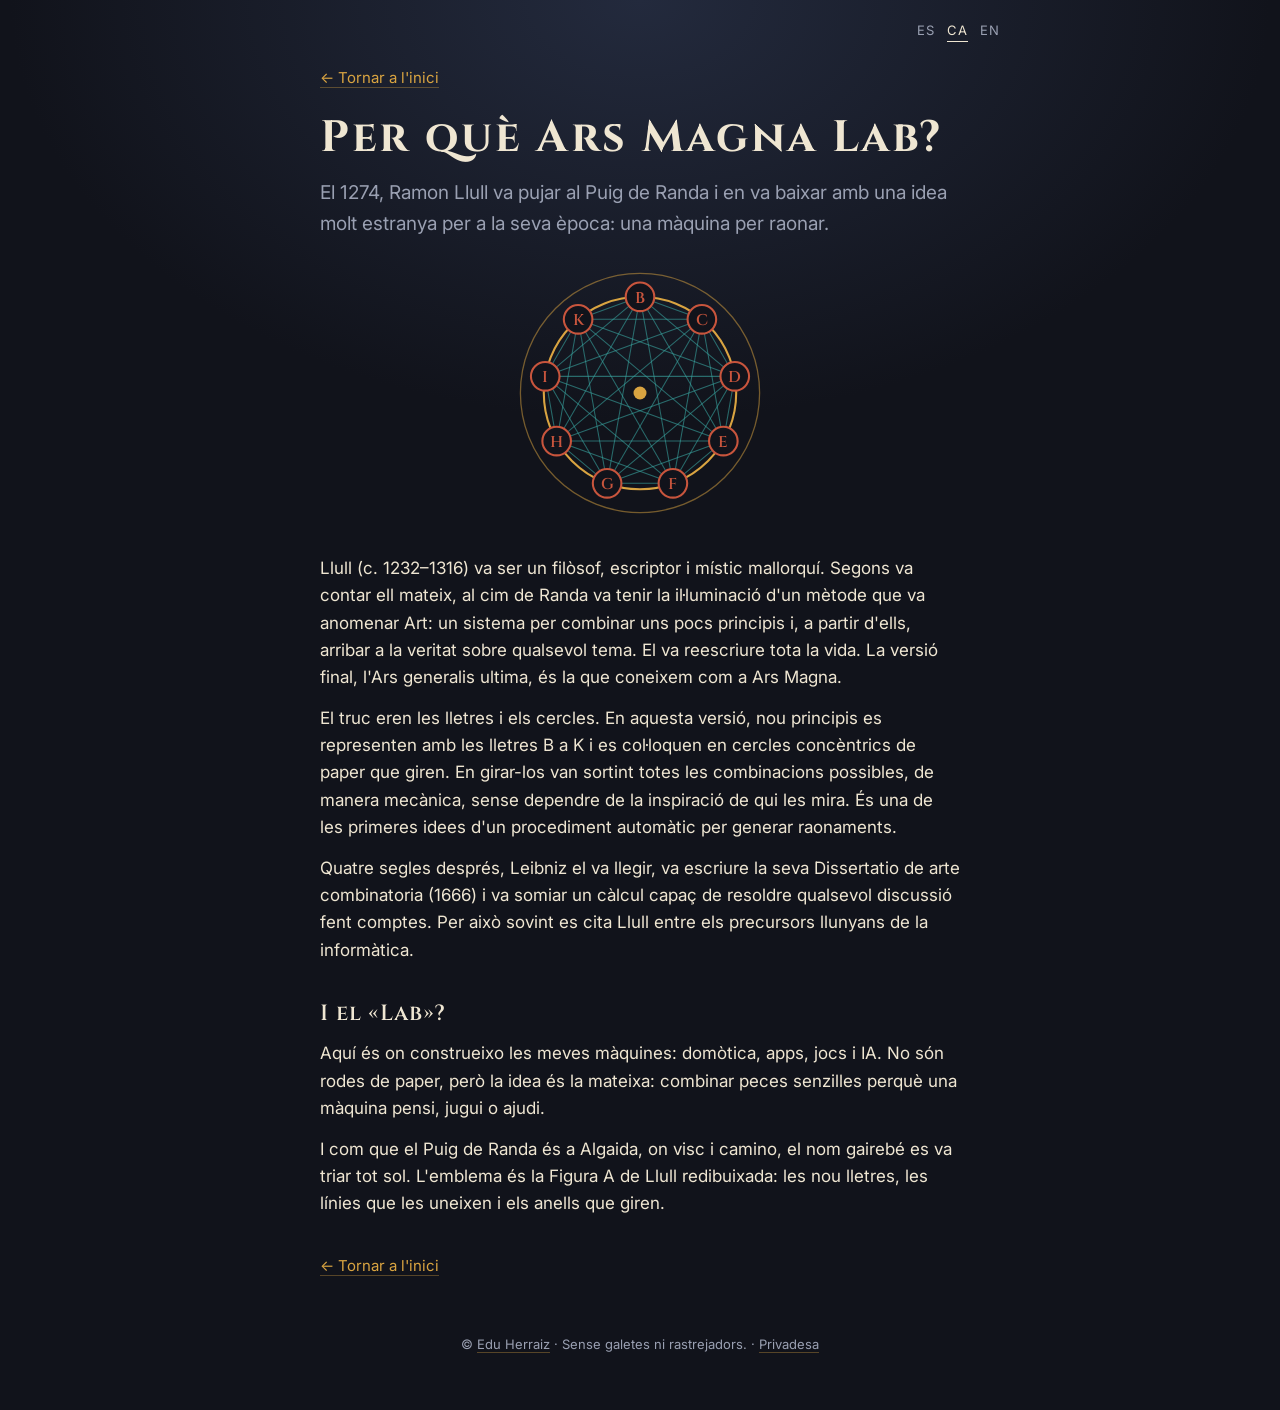
<file: ca/llull/index.html>
<!doctype html>
<html lang="ca">
<head>
<meta charset="utf-8">
<meta name="viewport" content="width=device-width, initial-scale=1">
<title>Per què Ars Magna Lab? · Ars Magna Lab</title>
<meta name="description" content="El 1274, Ramon Llull va pujar al Puig de Randa i en va baixar amb una idea molt estranya per a la seva època: una màquina per raonar.">
<meta name="author" content="Edu Herraiz">
<link rel="canonical" href="https://arsmagnalab.com/ca/llull/">
<link rel="alternate" hreflang="es" href="https://arsmagnalab.com/llull/">
<link rel="alternate" hreflang="ca" href="https://arsmagnalab.com/ca/llull/">
<link rel="alternate" hreflang="en" href="https://arsmagnalab.com/en/llull/">
<link rel="alternate" hreflang="x-default" href="https://arsmagnalab.com/llull/">
<meta property="og:title" content="Per què Ars Magna Lab? · Ars Magna Lab">
<meta property="og:description" content="El 1274, Ramon Llull va pujar al Puig de Randa i en va baixar amb una idea molt estranya per a la seva època: una màquina per raonar.">
<meta property="og:image" content="https://arsmagnalab.com/og.jpg">
<meta property="og:url" content="https://arsmagnalab.com/ca/llull/">
<meta name="twitter:card" content="summary_large_image">
<meta name="color-scheme" content="dark">
<link rel="icon" href="../../favicon.svg" type="image/svg+xml">
<link rel="preconnect" href="https://fonts.googleapis.com">
<link rel="preconnect" href="https://fonts.gstatic.com" crossorigin>
<link href="https://fonts.googleapis.com/css2?family=Cinzel:wght@600;700&family=Inter:wght@400;600&display=swap" rel="stylesheet">
<link rel="stylesheet" href="../../assets/style.css">
</head>
<body>
<main>
  <nav class="lang" aria-label="Català"><a href="../../llull/" hreflang="es" lang="es">ES</a> <a href="../../ca/llull/" hreflang="ca" lang="ca" aria-current=page>CA</a> <a href="../../en/llull/" hreflang="en" lang="en">EN</a></nav>

  <article class="essay">
    <p class="back"><a href="../">← Tornar a l&#x27;inici</a></p>
    <h1>Per què Ars Magna Lab?</h1>
    <p class="lead">El 1274, Ramon Llull va pujar al Puig de Randa i en va baixar amb una idea molt estranya per a la seva època: una màquina per raonar.</p>
    <figure><svg class="wheel" width="260" height="260" viewBox="0 0 200 200" aria-hidden="true"><circle class="ring2" cx="100" cy="100" r="92"/><g class="chords"><line x1="100.0" y1="26.0" x2="147.6" y2="43.3"/><line x1="100.0" y1="26.0" x2="172.9" y2="87.2"/><line x1="100.0" y1="26.0" x2="164.1" y2="137.0"/><line x1="100.0" y1="26.0" x2="125.3" y2="169.5"/><line x1="100.0" y1="26.0" x2="74.7" y2="169.5"/><line x1="100.0" y1="26.0" x2="35.9" y2="137.0"/><line x1="100.0" y1="26.0" x2="27.1" y2="87.2"/><line x1="100.0" y1="26.0" x2="52.4" y2="43.3"/><line x1="147.6" y1="43.3" x2="172.9" y2="87.2"/><line x1="147.6" y1="43.3" x2="164.1" y2="137.0"/><line x1="147.6" y1="43.3" x2="125.3" y2="169.5"/><line x1="147.6" y1="43.3" x2="74.7" y2="169.5"/><line x1="147.6" y1="43.3" x2="35.9" y2="137.0"/><line x1="147.6" y1="43.3" x2="27.1" y2="87.2"/><line x1="147.6" y1="43.3" x2="52.4" y2="43.3"/><line x1="172.9" y1="87.2" x2="164.1" y2="137.0"/><line x1="172.9" y1="87.2" x2="125.3" y2="169.5"/><line x1="172.9" y1="87.2" x2="74.7" y2="169.5"/><line x1="172.9" y1="87.2" x2="35.9" y2="137.0"/><line x1="172.9" y1="87.2" x2="27.1" y2="87.2"/><line x1="172.9" y1="87.2" x2="52.4" y2="43.3"/><line x1="164.1" y1="137.0" x2="125.3" y2="169.5"/><line x1="164.1" y1="137.0" x2="74.7" y2="169.5"/><line x1="164.1" y1="137.0" x2="35.9" y2="137.0"/><line x1="164.1" y1="137.0" x2="27.1" y2="87.2"/><line x1="164.1" y1="137.0" x2="52.4" y2="43.3"/><line x1="125.3" y1="169.5" x2="74.7" y2="169.5"/><line x1="125.3" y1="169.5" x2="35.9" y2="137.0"/><line x1="125.3" y1="169.5" x2="27.1" y2="87.2"/><line x1="125.3" y1="169.5" x2="52.4" y2="43.3"/><line x1="74.7" y1="169.5" x2="35.9" y2="137.0"/><line x1="74.7" y1="169.5" x2="27.1" y2="87.2"/><line x1="74.7" y1="169.5" x2="52.4" y2="43.3"/><line x1="35.9" y1="137.0" x2="27.1" y2="87.2"/><line x1="35.9" y1="137.0" x2="52.4" y2="43.3"/><line x1="27.1" y1="87.2" x2="52.4" y2="43.3"/></g><circle class="ring" cx="100" cy="100" r="74"/><g class="dots"><circle cx="100.0" cy="26.0" r="11"/><text x="100.0" y="30.5">B</text><circle cx="147.6" cy="43.3" r="11"/><text x="147.6" y="47.8">C</text><circle cx="172.9" cy="87.2" r="11"/><text x="172.9" y="91.7">D</text><circle cx="164.1" cy="137.0" r="11"/><text x="164.1" y="141.5">E</text><circle cx="125.3" cy="169.5" r="11"/><text x="125.3" y="174.0">F</text><circle cx="74.7" cy="169.5" r="11"/><text x="74.7" y="174.0">G</text><circle cx="35.9" cy="137.0" r="11"/><text x="35.9" y="141.5">H</text><circle cx="27.1" cy="87.2" r="11"/><text x="27.1" y="91.7">I</text><circle cx="52.4" cy="43.3" r="11"/><text x="52.4" y="47.8">K</text></g><circle class="hub" cx="100" cy="100" r="5"/></svg></figure>
    <p>Llull (c. 1232–1316) va ser un filòsof, escriptor i místic mallorquí. Segons va contar ell mateix, al cim de Randa va tenir la il·luminació d&#x27;un mètode que va anomenar Art: un sistema per combinar uns pocs principis i, a partir d&#x27;ells, arribar a la veritat sobre qualsevol tema. El va reescriure tota la vida. La versió final, l&#x27;Ars generalis ultima, és la que coneixem com a Ars Magna.</p>
    <p>El truc eren les lletres i els cercles. En aquesta versió, nou principis es representen amb les lletres B a K i es col·loquen en cercles concèntrics de paper que giren. En girar-los van sortint totes les combinacions possibles, de manera mecànica, sense dependre de la inspiració de qui les mira. És una de les primeres idees d&#x27;un procediment automàtic per generar raonaments.</p>
    <p>Quatre segles després, Leibniz el va llegir, va escriure la seva Dissertatio de arte combinatoria (1666) i va somiar un càlcul capaç de resoldre qualsevol discussió fent comptes. Per això sovint es cita Llull entre els precursors llunyans de la informàtica.</p>
    <h2>I el «Lab»?</h2>
    <p>Aquí és on construeixo les meves màquines: domòtica, apps, jocs i IA. No són rodes de paper, però la idea és la mateixa: combinar peces senzilles perquè una màquina pensi, jugui o ajudi.</p>
    <p>I com que el Puig de Randa és a Algaida, on visc i camino, el nom gairebé es va triar tot sol. L&#x27;emblema és la Figura A de Llull redibuixada: les nou lletres, les línies que les uneixen i els anells que giren.</p>
    <p class="back"><a href="../">← Tornar a l&#x27;inici</a></p>
  </article>

  <footer>© <a href="https://www.eduherraiz.com" rel="noopener">Edu Herraiz</a> · Sense galetes ni rastrejadors. · <a href="../../ca/privacidad/">Privadesa</a></footer>
</main>
</body>
</html>
</file>
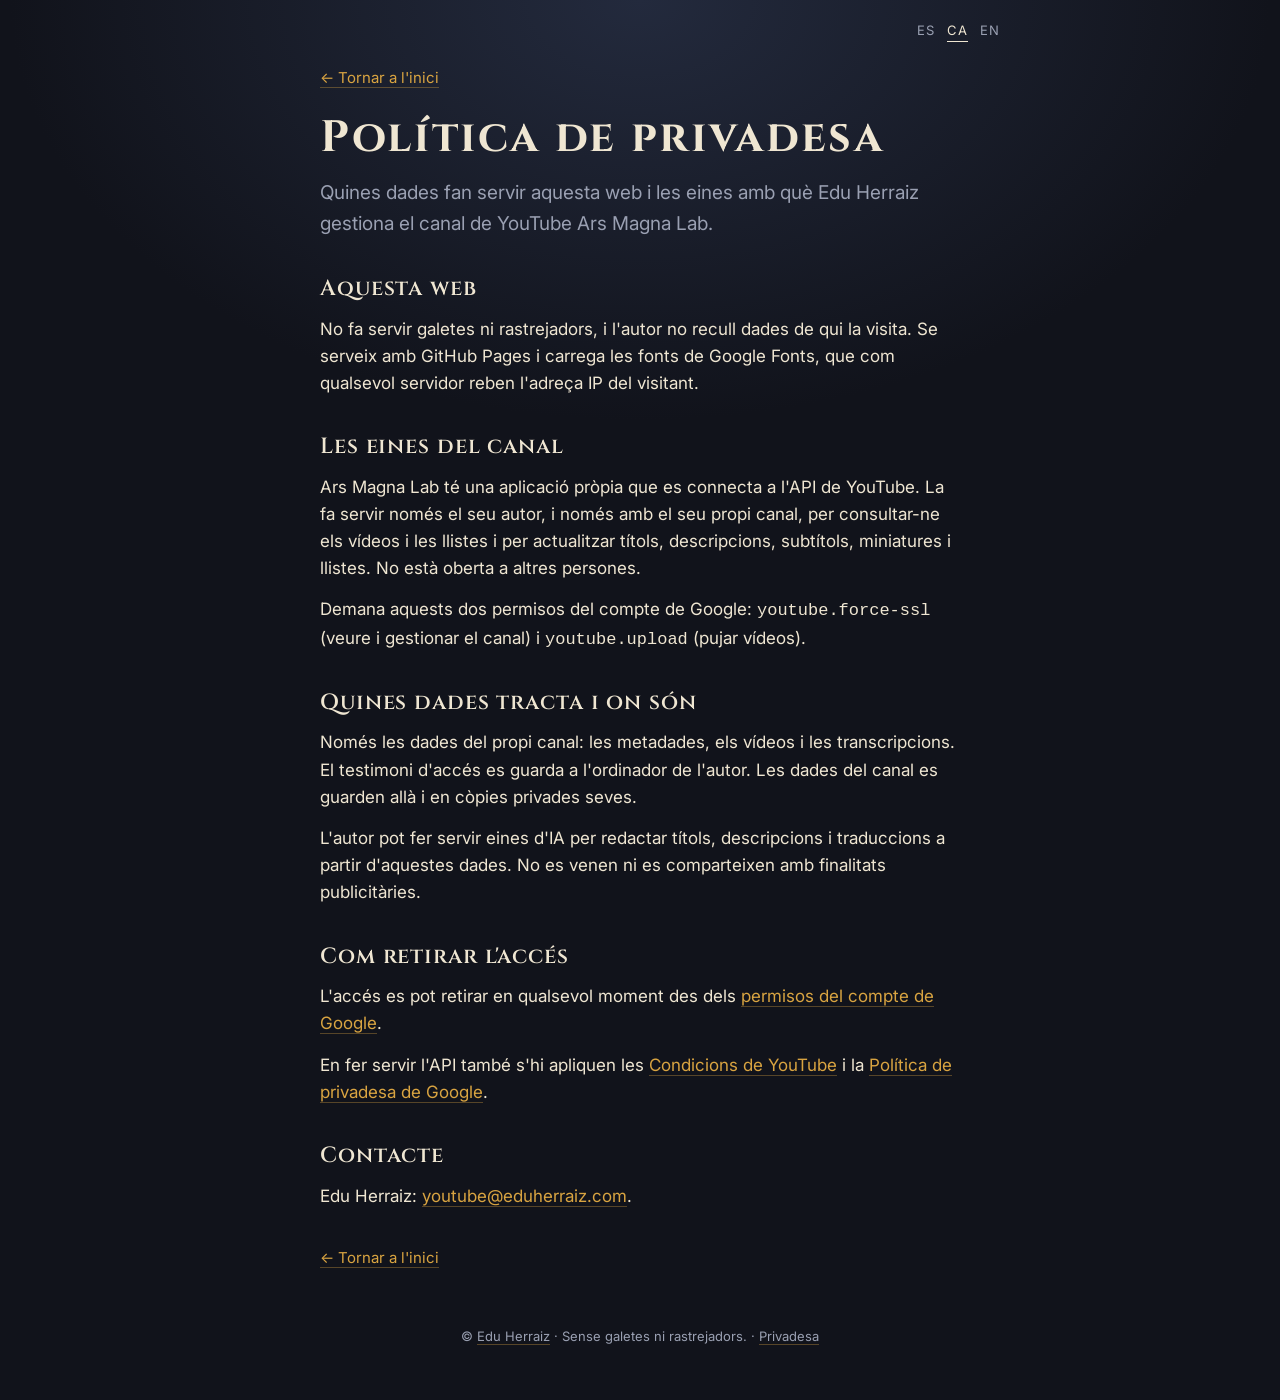
<file: ca/privacidad/index.html>
<!doctype html>
<html lang="ca">
<head>
<meta charset="utf-8">
<meta name="viewport" content="width=device-width, initial-scale=1">
<title>Política de privadesa · Ars Magna Lab</title>
<meta name="description" content="Quines dades fan servir aquesta web i les eines amb què Edu Herraiz gestiona el canal de YouTube Ars Magna Lab.">
<meta name="author" content="Edu Herraiz">
<link rel="canonical" href="https://arsmagnalab.com/ca/privacidad/">
<link rel="alternate" hreflang="es" href="https://arsmagnalab.com/privacidad/">
<link rel="alternate" hreflang="ca" href="https://arsmagnalab.com/ca/privacidad/">
<link rel="alternate" hreflang="en" href="https://arsmagnalab.com/en/privacidad/">
<link rel="alternate" hreflang="x-default" href="https://arsmagnalab.com/privacidad/">
<meta property="og:title" content="Política de privadesa · Ars Magna Lab">
<meta property="og:description" content="Quines dades fan servir aquesta web i les eines amb què Edu Herraiz gestiona el canal de YouTube Ars Magna Lab.">
<meta property="og:image" content="https://arsmagnalab.com/og.jpg">
<meta property="og:url" content="https://arsmagnalab.com/ca/privacidad/">
<meta name="twitter:card" content="summary_large_image">
<meta name="color-scheme" content="dark">
<link rel="icon" href="../../favicon.svg" type="image/svg+xml">
<link rel="preconnect" href="https://fonts.googleapis.com">
<link rel="preconnect" href="https://fonts.gstatic.com" crossorigin>
<link href="https://fonts.googleapis.com/css2?family=Cinzel:wght@600;700&family=Inter:wght@400;600&display=swap" rel="stylesheet">
<link rel="stylesheet" href="../../assets/style.css">
</head>
<body>
<main>
  <nav class="lang" aria-label="Català"><a href="../../privacidad/" hreflang="es" lang="es">ES</a> <a href="../../ca/privacidad/" hreflang="ca" lang="ca" aria-current=page>CA</a> <a href="../../en/privacidad/" hreflang="en" lang="en">EN</a></nav>

  <article class="essay">
    <p class="back"><a href="../">← Tornar a l&#x27;inici</a></p>
    <h1>Política de privadesa</h1>
    <p class="lead">Quines dades fan servir aquesta web i les eines amb què Edu Herraiz gestiona el canal de YouTube Ars Magna Lab.</p>
    <h2>Aquesta web</h2>
    <p>No fa servir galetes ni rastrejadors, i l'autor no recull dades de qui la visita. Se serveix amb GitHub Pages i carrega les fonts de Google Fonts, que com qualsevol servidor reben l'adreça IP del visitant.</p>
    <h2>Les eines del canal</h2>
    <p>Ars Magna Lab té una aplicació pròpia que es connecta a l'API de YouTube. La fa servir només el seu autor, i només amb el seu propi canal, per consultar-ne els vídeos i les llistes i per actualitzar títols, descripcions, subtítols, miniatures i llistes. No està oberta a altres persones.</p>
    <p>Demana aquests dos permisos del compte de Google: <code>youtube.force-ssl</code> (veure i gestionar el canal) i <code>youtube.upload</code> (pujar vídeos).</p>
    <h2>Quines dades tracta i on són</h2>
    <p>Només les dades del propi canal: les metadades, els vídeos i les transcripcions. El testimoni d'accés es guarda a l'ordinador de l'autor. Les dades del canal es guarden allà i en còpies privades seves.</p>
    <p>L'autor pot fer servir eines d'IA per redactar títols, descripcions i traduccions a partir d'aquestes dades. No es venen ni es comparteixen amb finalitats publicitàries.</p>
    <h2>Com retirar l&#x27;accés</h2>
    <p>L'accés es pot retirar en qualsevol moment des dels <a href="https://myaccount.google.com/permissions" rel="noopener">permisos del compte de Google</a>.</p>
    <p>En fer servir l'API també s'hi apliquen les <a href="https://www.youtube.com/t/terms" rel="noopener">Condicions de YouTube</a> i la <a href="https://policies.google.com/privacy" rel="noopener">Política de privadesa de Google</a>.</p>
    <h2>Contacte</h2>
    <p>Edu Herraiz: <a href="mailto:youtube@eduherraiz.com">youtube@eduherraiz.com</a>.</p>
    <p class="back"><a href="../">← Tornar a l&#x27;inici</a></p>
  </article>

  <footer>© <a href="https://www.eduherraiz.com" rel="noopener">Edu Herraiz</a> · Sense galetes ni rastrejadors. · <a href="../../ca/privacidad/">Privadesa</a></footer>
</main>
</body>
</html>
</file>
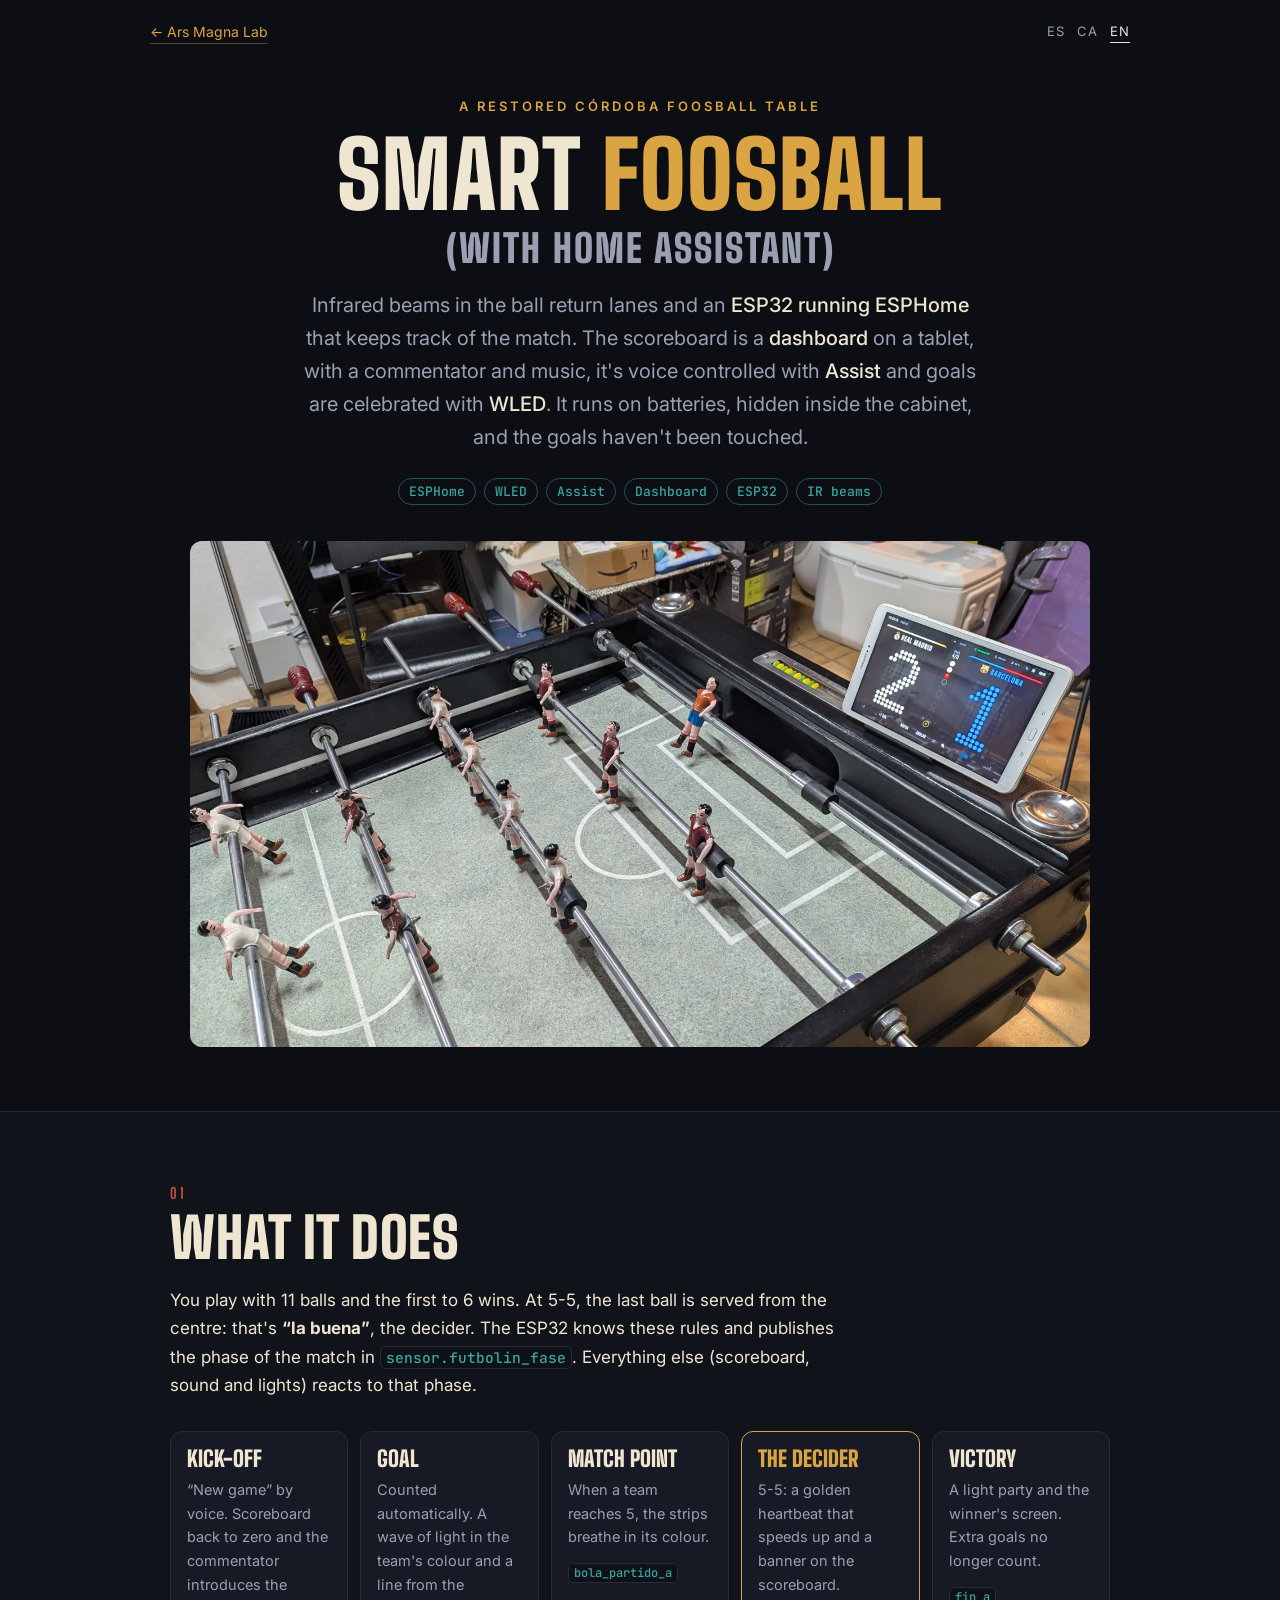
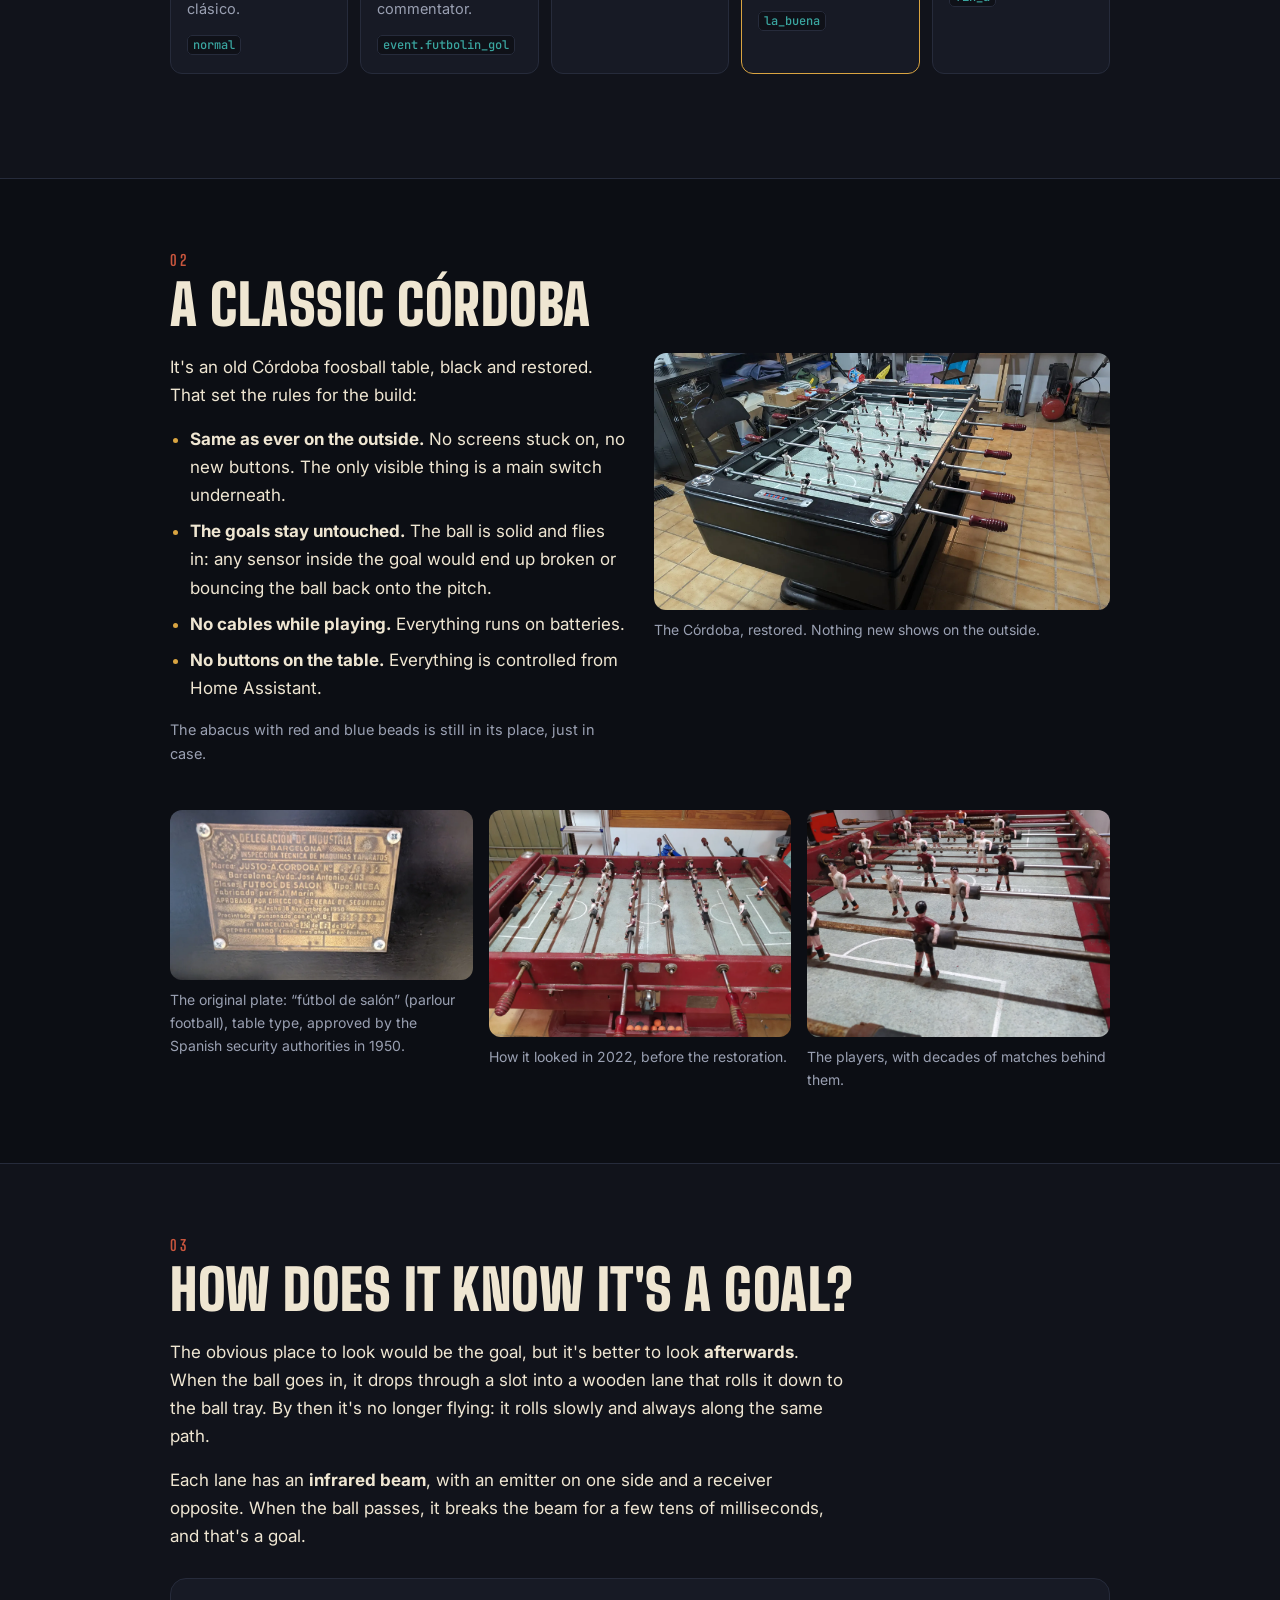
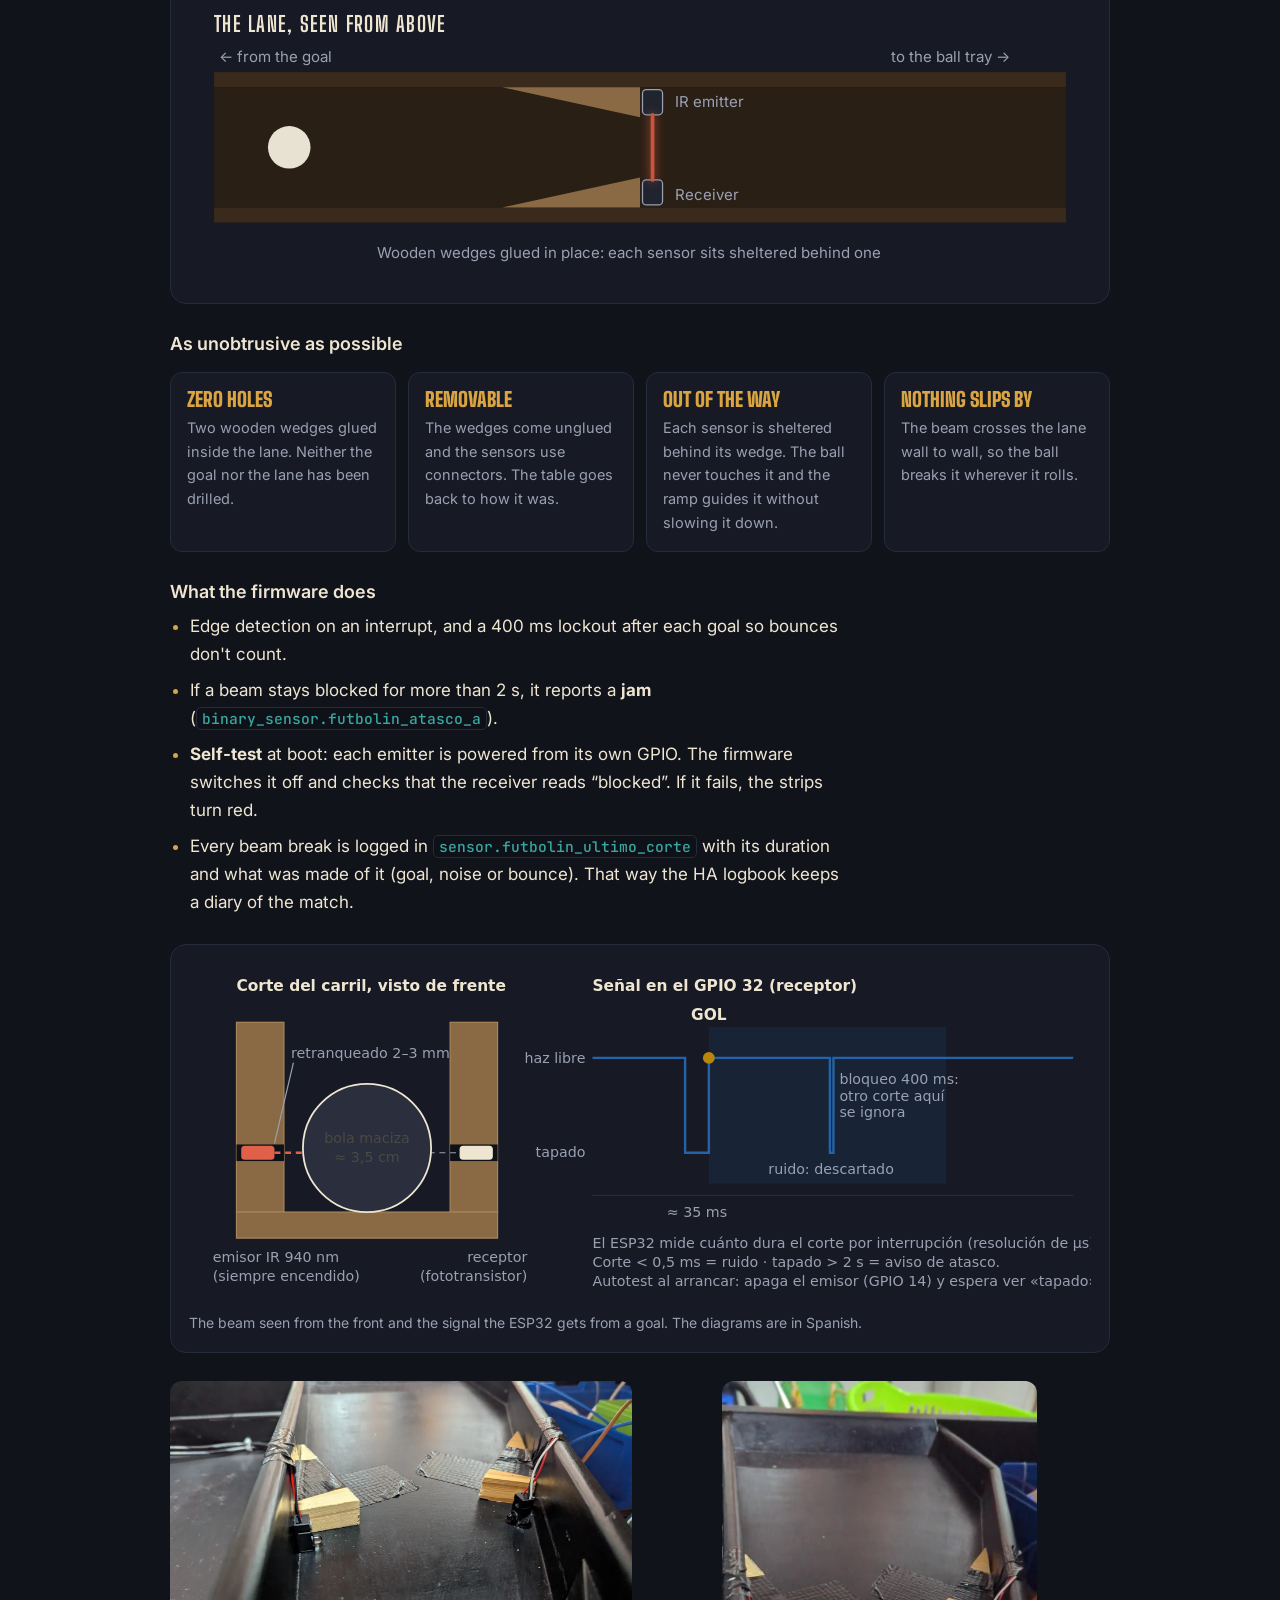
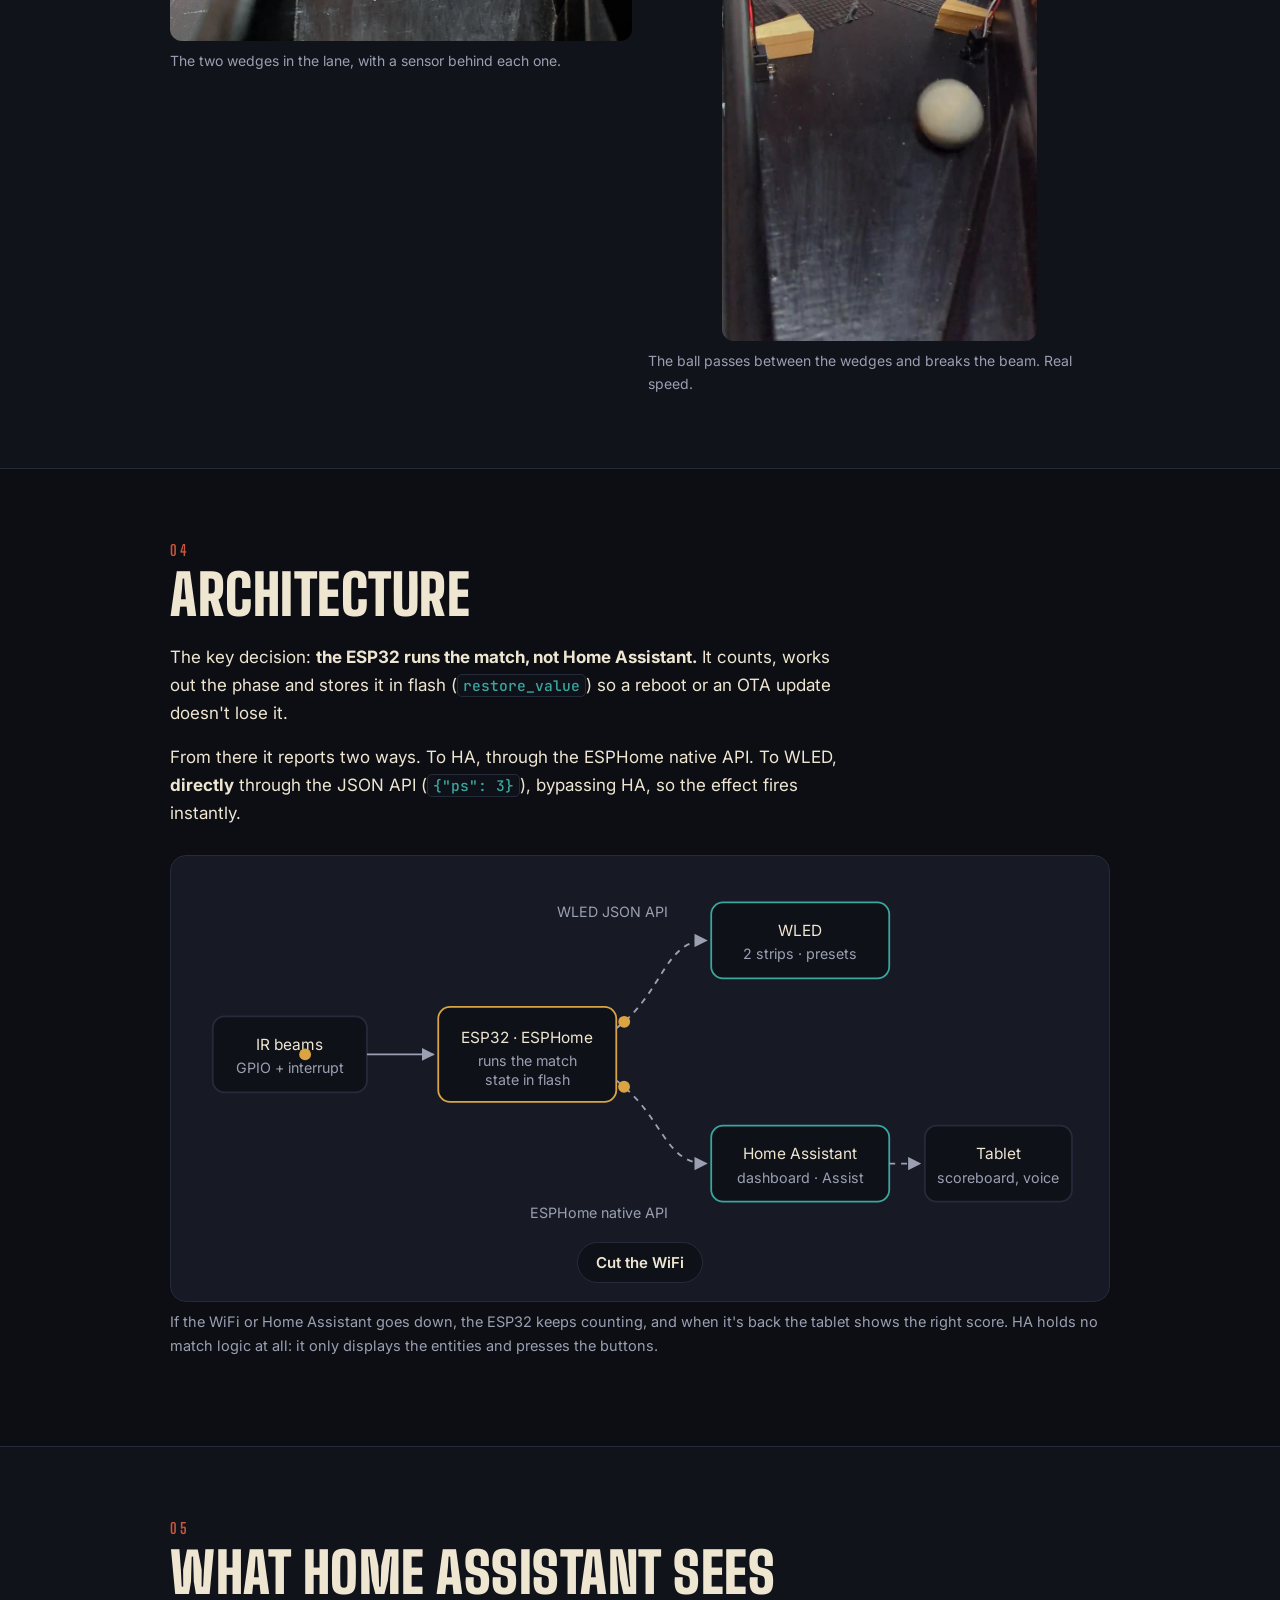
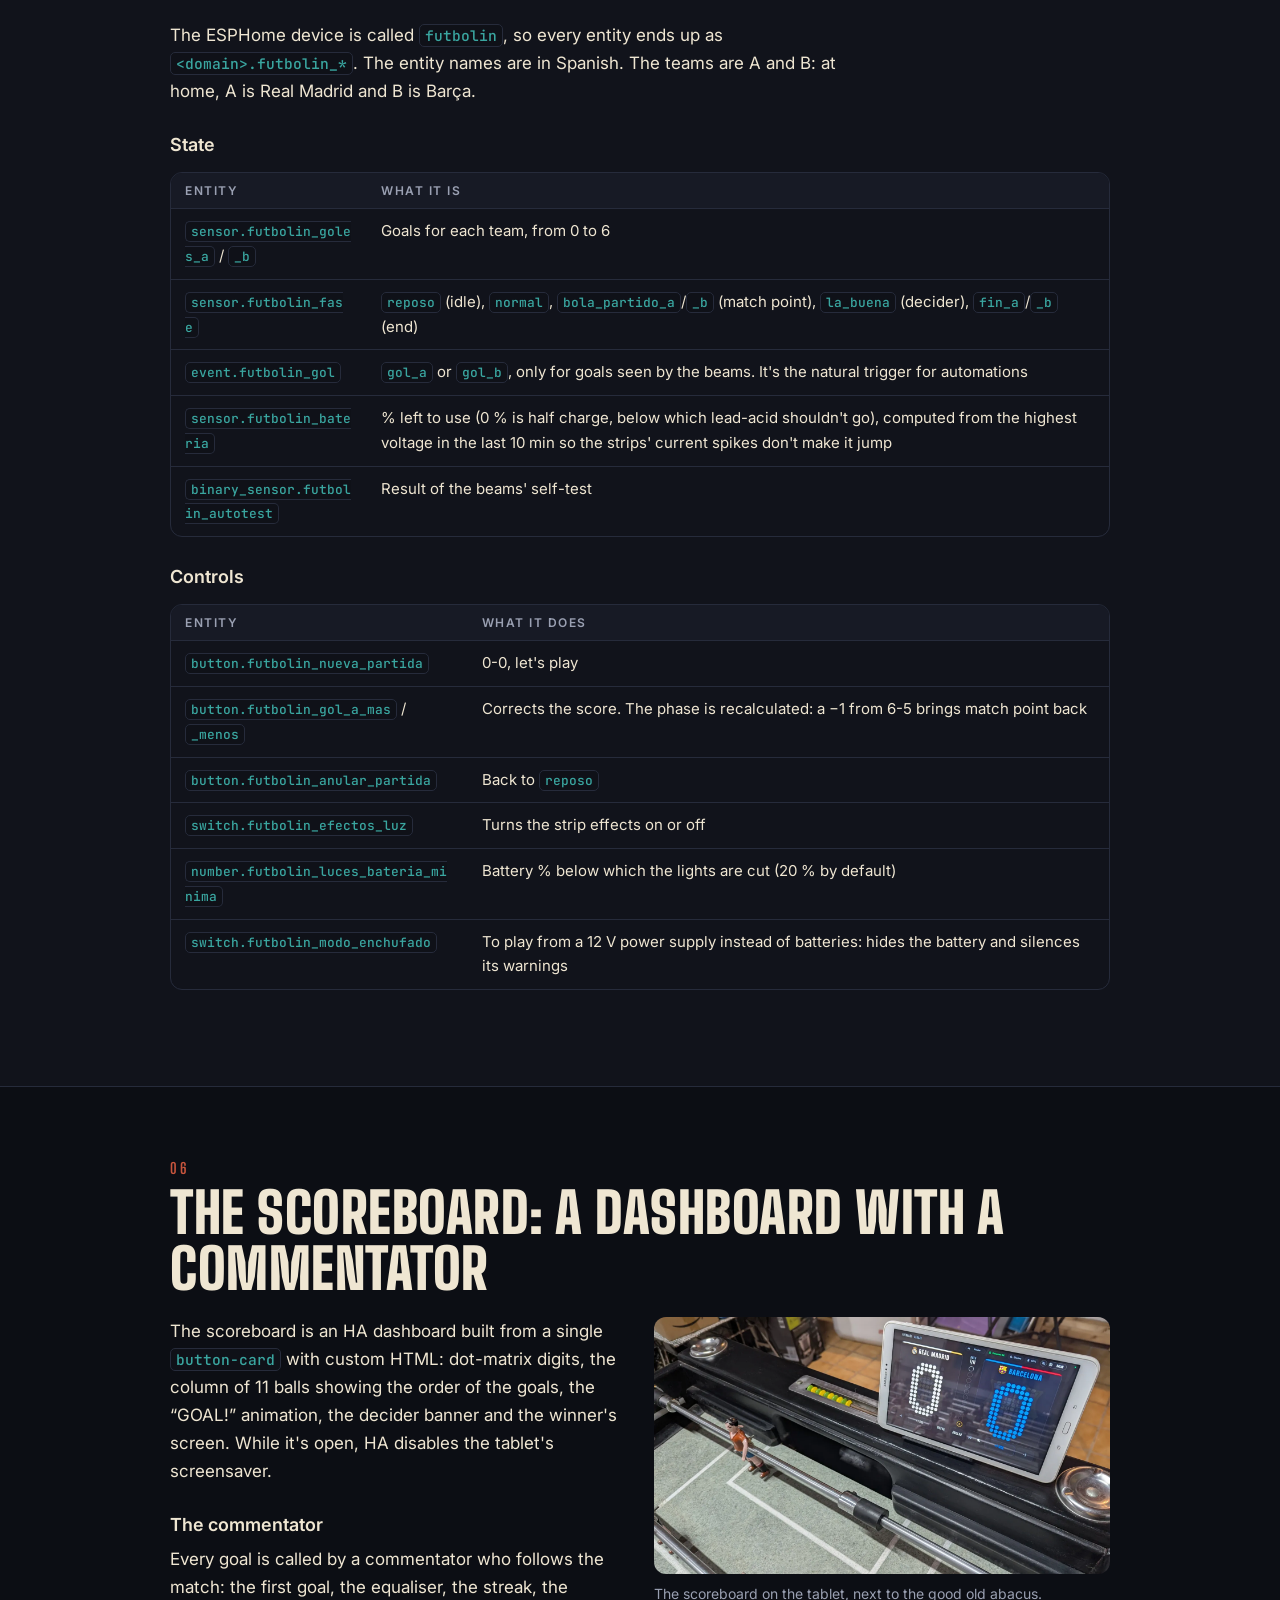
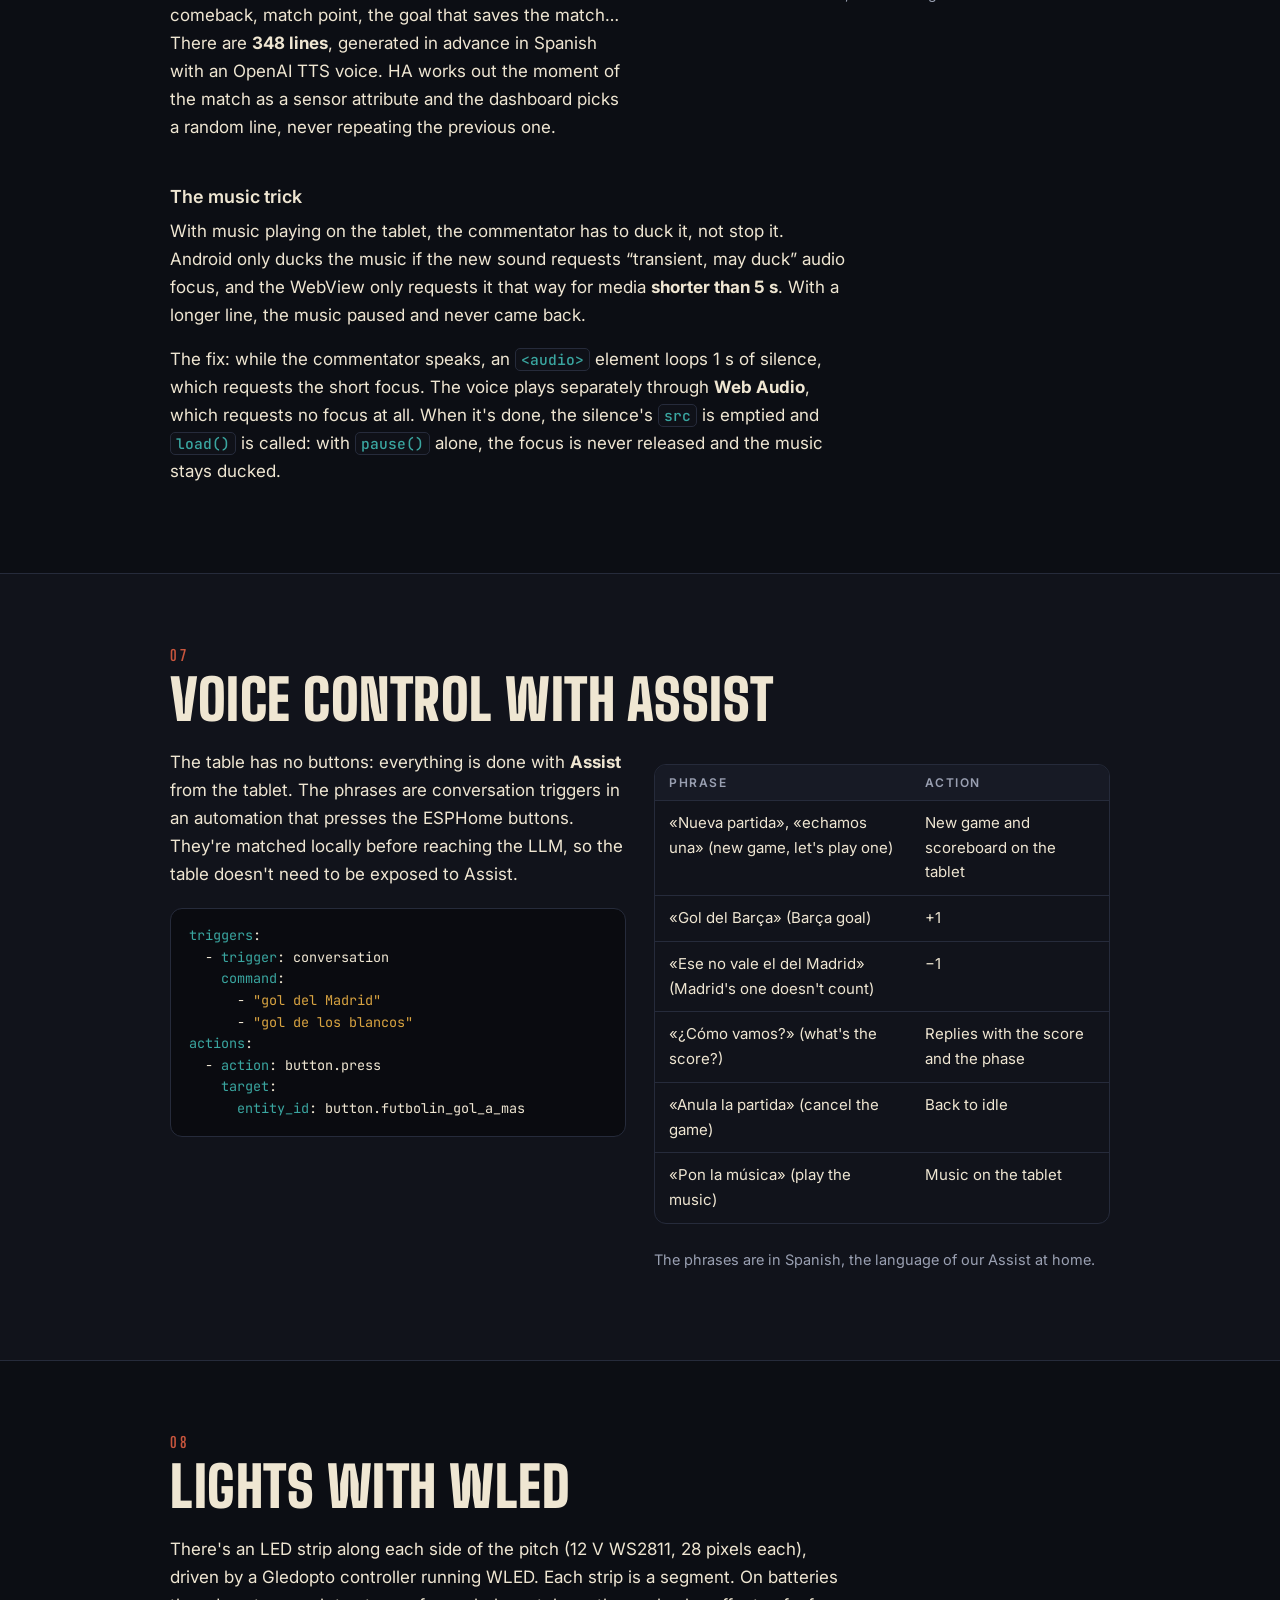
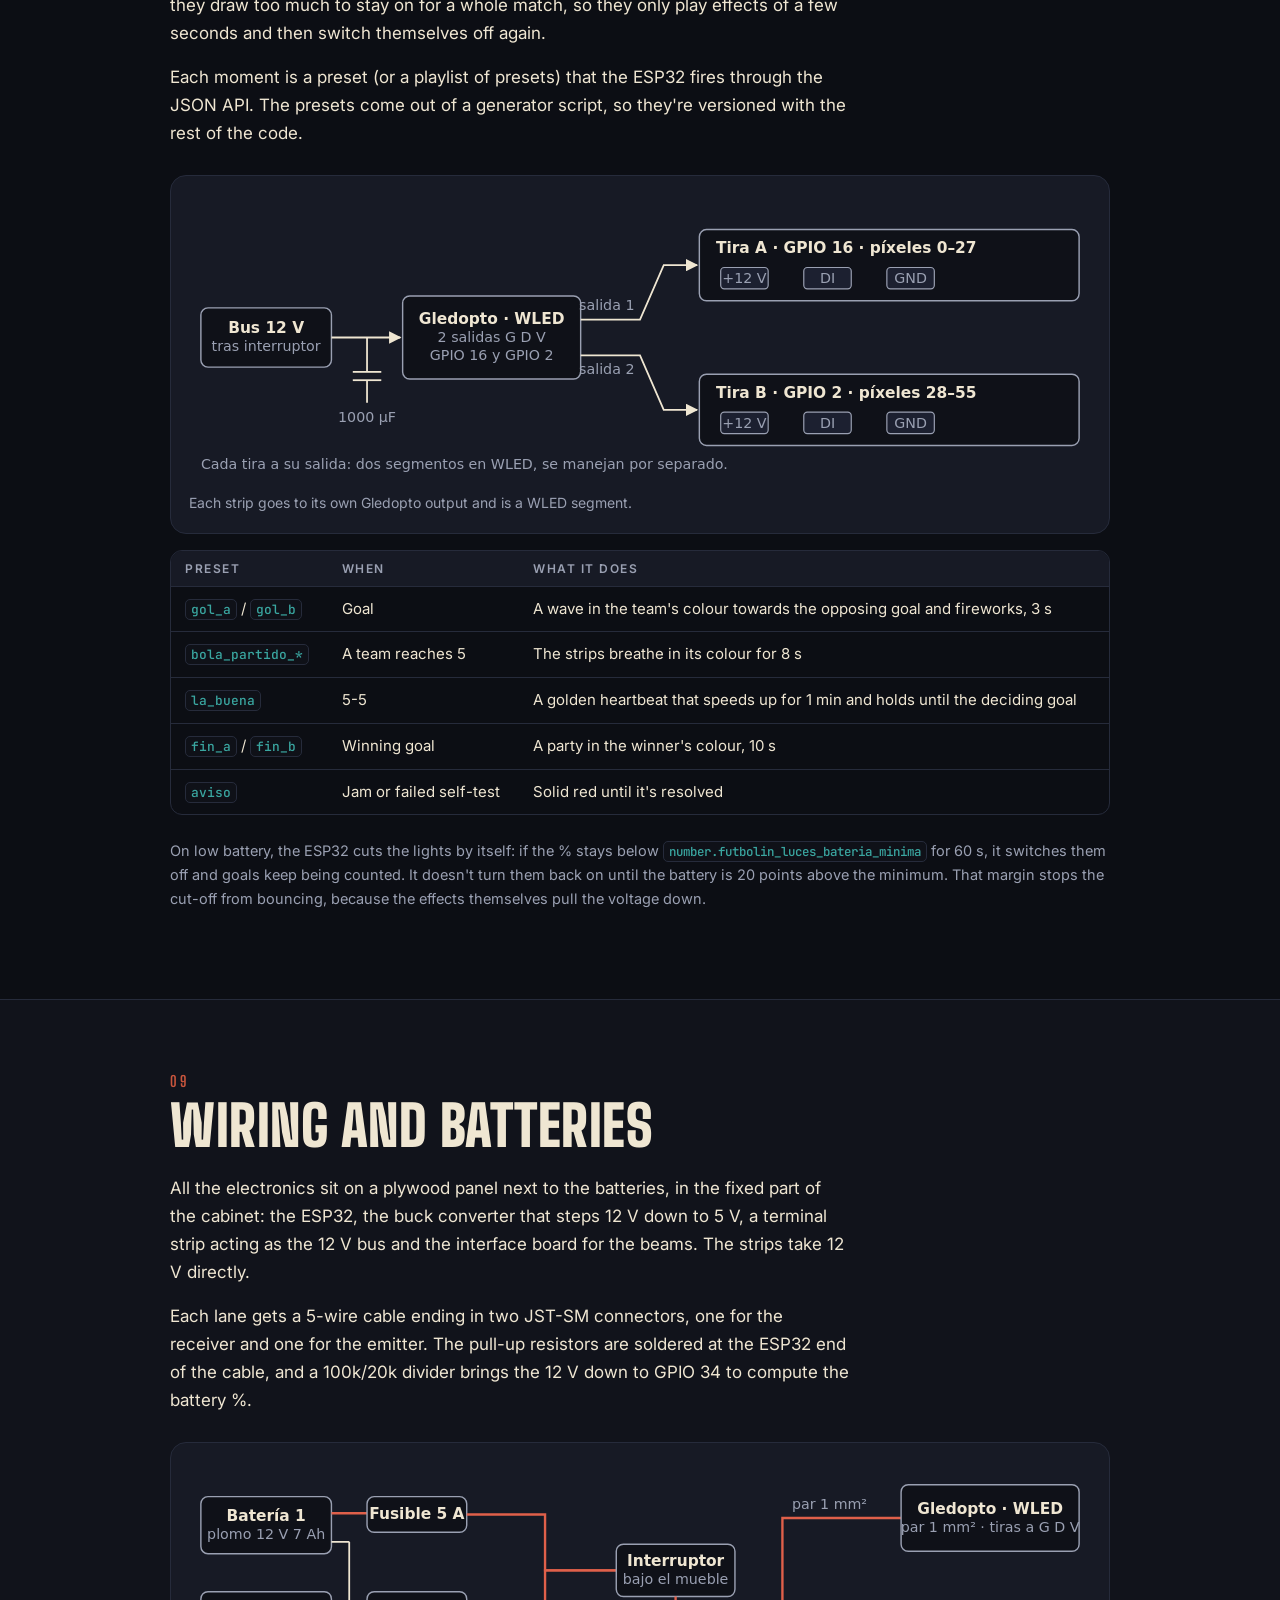
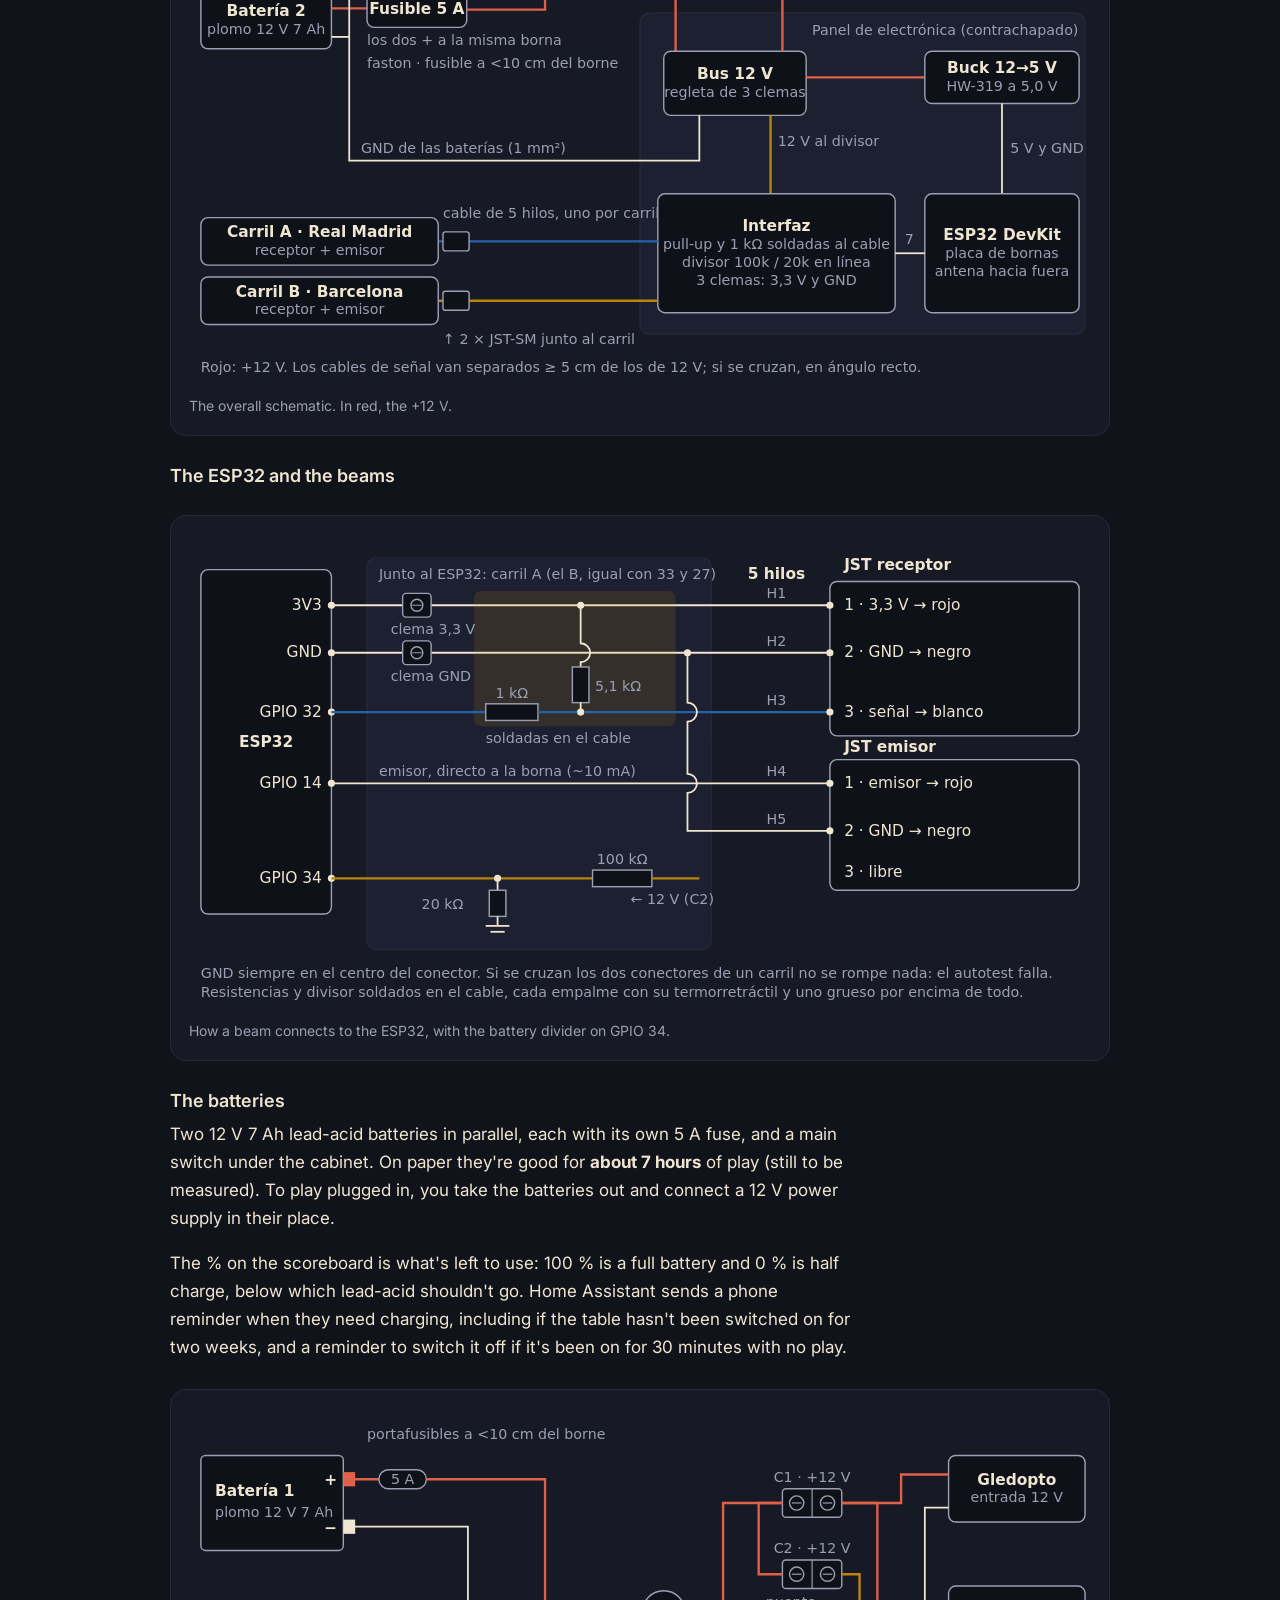
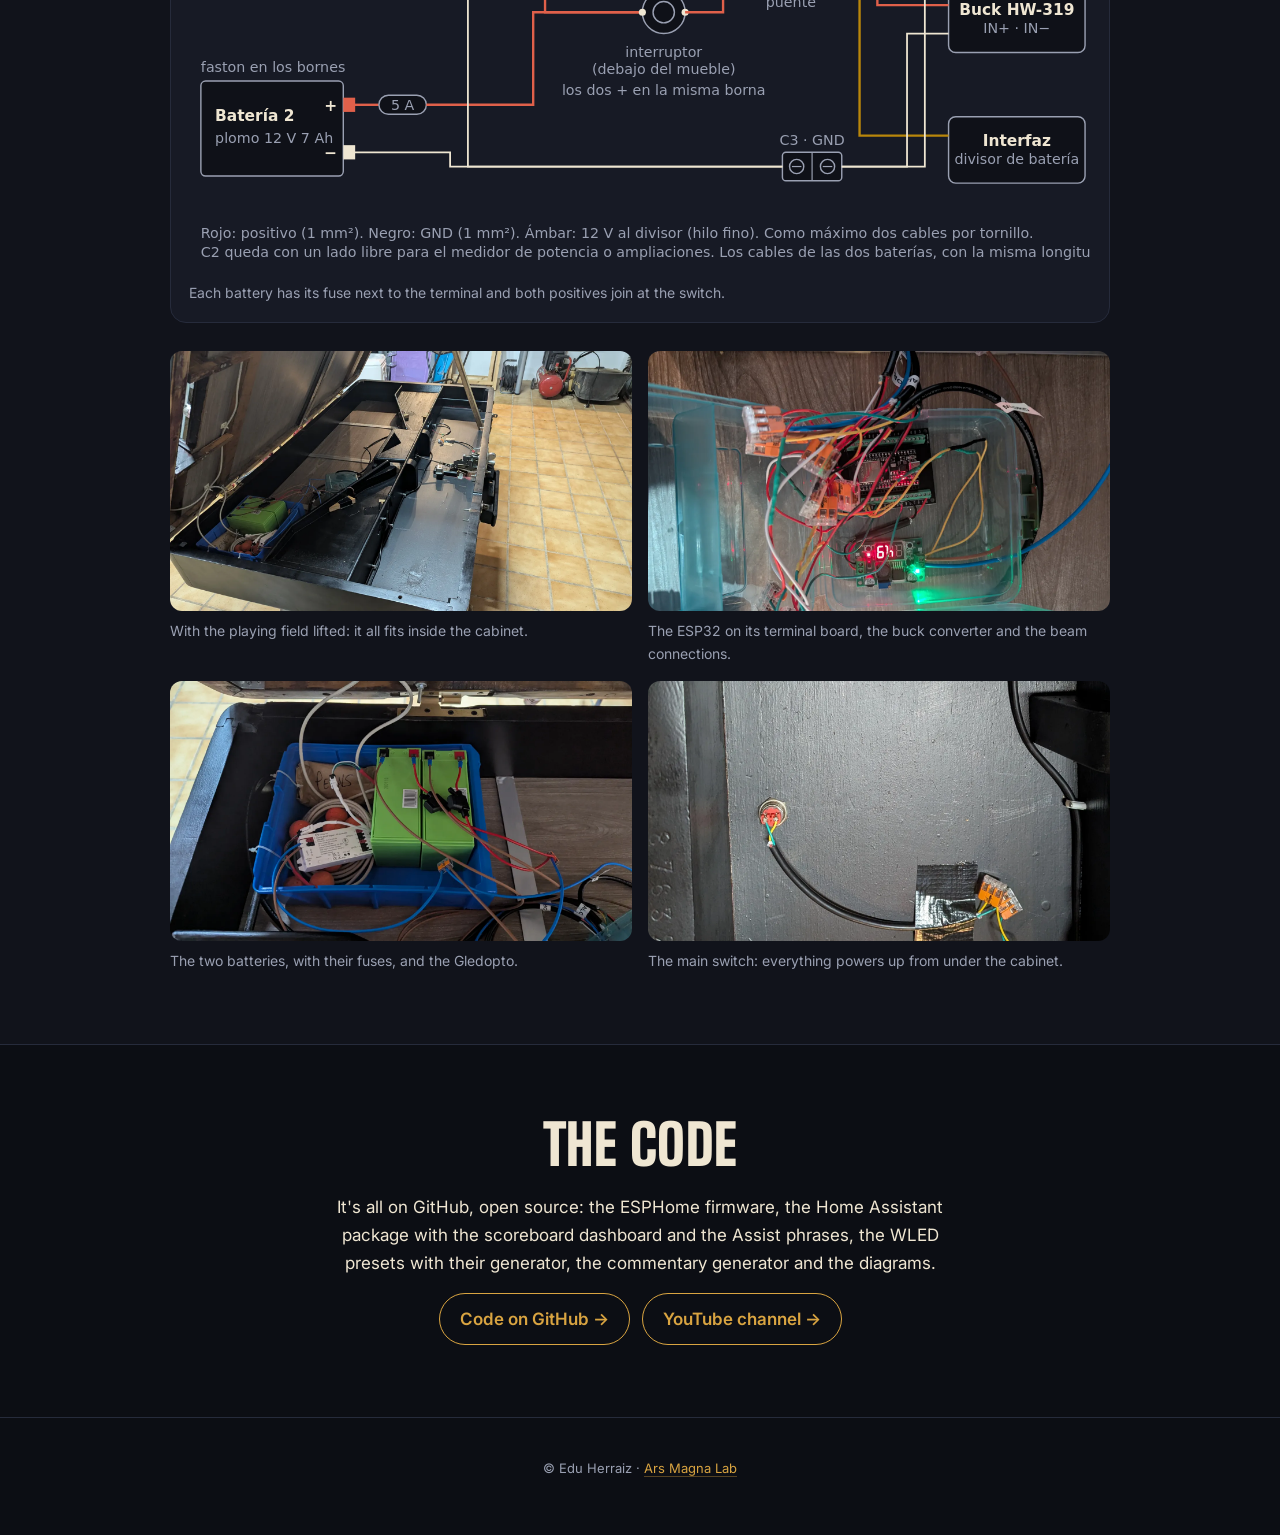
<file: en/futbolin/index.html>
<!doctype html>
<html lang="en">
<head>
<meta charset="utf-8">
<meta name="viewport" content="width=device-width, initial-scale=1">
<title>Smart foosball (with Home Assistant) · Ars Magna Lab</title>
<meta name="description" content="A restored Córdoba foosball table that counts goals with IR beams and an ESP32 running ESPHome, with a scoreboard on a Home Assistant dashboard, voice control with Assist and WLED light effects. Battery powered, no holes drilled in the goals.">
<meta name="author" content="Edu Herraiz">
<link rel="canonical" href="https://arsmagnalab.com/en/futbolin/">
<link rel="alternate" hreflang="es" href="https://arsmagnalab.com/futbolin/">
<link rel="alternate" hreflang="ca" href="https://arsmagnalab.com/ca/futbolin/">
<link rel="alternate" hreflang="en" href="https://arsmagnalab.com/en/futbolin/">
<link rel="alternate" hreflang="x-default" href="https://arsmagnalab.com/futbolin/">
<meta property="og:title" content="Smart foosball (with Home Assistant) · Ars Magna Lab">
<meta property="og:description" content="IR beams, ESPHome, WLED and Assist in a restored Córdoba foosball table, no holes drilled in the goals.">
<meta property="og:type" content="article">
<meta property="og:site_name" content="Ars Magna Lab">
<meta property="og:locale" content="en_GB">
<meta property="og:image" content="https://arsmagnalab.com/futbolin/media/compartir.jpg">
<meta property="og:image:width" content="1200">
<meta property="og:image:height" content="630">
<meta property="og:image:alt" content="The foosball table mid-game, with the tablet next to it showing 2-1">
<meta name="twitter:card" content="summary_large_image">
<meta property="og:url" content="https://arsmagnalab.com/en/futbolin/">
<meta name="color-scheme" content="dark">
<link rel="icon" href="../../favicon.svg" type="image/svg+xml">
<link rel="preconnect" href="https://fonts.googleapis.com">
<link rel="preconnect" href="https://fonts.gstatic.com" crossorigin>
<link href="https://fonts.googleapis.com/css2?family=Big+Shoulders+Display:wght@700;900&family=Cinzel:wght@600&family=Inter:wght@400;500;600&family=JetBrains+Mono:wght@400;500&display=swap" rel="stylesheet">
<link rel="stylesheet" href="../../futbolin/futbolin.css">
</head>
<body>

<div class="wrap top">
  <a href="../../en/">← Ars Magna Lab</a>
  <nav class="lang" aria-label="English"><a href="../../futbolin/" hreflang="es" lang="es">ES</a> <a href="../../ca/futbolin/" hreflang="ca" lang="ca">CA</a> <a href="../../en/futbolin/" hreflang="en" lang="en" aria-current=page>EN</a></nav>
</div>

<header class="hero wrap">
  <p class="kicker">A restored Córdoba foosball table</p>
  <h1>Smart <em>foosball</em><small>(with Home Assistant)</small></h1>
  <p class="lead">Infrared beams in the ball return lanes and an <b>ESP32 running ESPHome</b> that keeps track of the match. The scoreboard is a <b>dashboard</b> on a tablet, with a commentator and music, it's voice controlled with <b>Assist</b> and goals are celebrated with <b>WLED</b>. It runs on batteries, hidden inside the cabinet, and the goals haven't been touched.</p>
  <div class="chips"><span>ESPHome</span><span>WLED</span><span>Assist</span><span>Dashboard</span><span>ESP32</span><span>IR beams</span></div>
  <figure class="media hero-foto"><img src="../../futbolin/media/partida.webp" width="1600" height="900" alt="The foosball table mid-game, with the tablet next to it showing 2-1"></figure>
</header>

<section class="alt">
  <div class="wrap">
    <p class="num">01</p>
    <h2>What it does</h2>
    <div class="narrow">
      <p>You play with 11 balls and the first to 6 wins. At 5-5, the last ball is served from the centre: that's <b>“la buena”</b>, the decider. The ESP32 knows these rules and publishes the phase of the match in <code>sensor.futbolin_fase</code>. Everything else (scoreboard, sound and lights) reacts to that phase.</p>
    </div>
    <div class="momentos">
      <div class="momento"><b>Kick-off</b><p>“New game” by voice. Scoreboard back to zero and the commentator introduces the clásico.</p><code>normal</code></div>
      <div class="momento"><b>Goal</b><p>Counted automatically. A wave of light in the team's colour and a line from the commentator.</p><code>event.futbolin_gol</code></div>
      <div class="momento"><b>Match point</b><p>When a team reaches 5, the strips breathe in its colour.</p><code>bola_partido_a</code></div>
      <div class="momento oro"><b>The decider</b><p>5-5: a golden heartbeat that speeds up and a banner on the scoreboard.</p><code>la_buena</code></div>
      <div class="momento"><b>Victory</b><p>A light party and the winner's screen. Extra goals no longer count.</p><code>fin_a</code></div>
    </div>
  </div>
</section>

<section>
  <div class="wrap">
    <p class="num">02</p>
    <h2>A classic Córdoba</h2>
    <div class="dos">
      <div>
        <p>It's an old Córdoba foosball table, black and restored. That set the rules for the build:</p>
        <ul class="puntos">
          <li><b>Same as ever on the outside.</b> No screens stuck on, no new buttons. The only visible thing is a main switch underneath.</li>
          <li><b>The goals stay untouched.</b> The ball is solid and flies in: any sensor inside the goal would end up broken or bouncing the ball back onto the pitch.</li>
          <li><b>No cables while playing.</b> Everything runs on batteries.</li>
          <li><b>No buttons on the table.</b> Everything is controlled from Home Assistant.</li>
        </ul>
        <p class="nota">The abacus with red and blue beads is still in its place, just in case.</p>
      </div>
      <figure class="media"><img src="../../futbolin/media/futbolin.webp" width="1600" height="900" alt="The restored Córdoba foosball table, black, with white and maroon players" loading="lazy"><figcaption>The Córdoba, restored. Nothing new shows on the outside.</figcaption></figure>
    </div>
    <div class="grid-media tres">
      <figure class="media"><img src="../../futbolin/media/placa.webp" width="1600" height="900" alt="Brass plate from the Barcelona Industry Office: Justo A. Córdoba brand, parlour football, table type, approved in 1950" loading="lazy"><figcaption>The original plate: “fútbol de salón” (parlour football), table type, approved by the Spanish security authorities in 1950.</figcaption></figure>
      <figure class="media"><img src="../../futbolin/media/antes.webp" width="1600" height="1200" alt="The same foosball table before restoration, painted red and with worn players" loading="lazy"><figcaption>How it looked in 2022, before the restoration.</figcaption></figure>
      <figure class="media"><img src="../../futbolin/media/antes-detalle.webp" width="1600" height="1200" alt="Close-up of the players before the restoration, with worn paint" loading="lazy"><figcaption>The players, with decades of matches behind them.</figcaption></figure>
    </div>
  </div>
</section>

<section class="alt">
  <div class="wrap">
    <p class="num">03</p>
    <h2>How does it know it's a goal?</h2>
    <div class="narrow">
      <p>The obvious place to look would be the goal, but it's better to look <b>afterwards</b>. When the ball goes in, it drops through a slot into a wooden lane that rolls it down to the ball tray. By then it's no longer flying: it rolls slowly and always along the same path.</p>
      <p>Each lane has an <b>infrared beam</b>, with an emitter on one side and a receiver opposite. When the ball passes, it breaks the beam for a few tens of milliseconds, and that's a goal.</p>
    </div>

    <div class="diagrama" role="img" aria-label="Top view of the lane: the ball rolls between two wooden wedges, breaks the infrared beam and adds a goal">
      <svg viewBox="0 0 720 230">
        <text class="tit" x="20" y="28">The lane, seen from above</text>
        <rect x="20" y="60" width="680" height="12" fill="#3a2a1c"/>
        <rect x="20" y="168" width="680" height="12" fill="#3a2a1c"/>
        <rect x="20" y="72" width="680" height="96" fill="#2a1f15"/>
        <polygon points="250,72 360,72 360,96" fill="#8a6a44"/>
        <polygon points="250,168 360,168 360,144" fill="#8a6a44"/>
        <rect x="362" y="74" width="16" height="20" rx="3" fill="#20242f" stroke="#9aa0b2"/>
        <rect x="362" y="146" width="16" height="20" rx="3" fill="#20242f" stroke="#9aa0b2"/>
        <line class="haz" x1="370" y1="94" x2="370" y2="146"/>
        <g class="bola-carril"><circle cx="80" cy="120" r="17" fill="#e8e2d2"/></g>
        <text class="mas-uno" x="392" y="58">+1</text>
        <text class="suave" x="388" y="88">IR emitter</text>
        <text class="suave" x="388" y="162">Receiver</text>
        <text class="suave" x="150" y="208">Wooden wedges glued in place: each sensor sits sheltered behind one</text>
        <text class="suave" x="24" y="52">← from the goal</text>
        <text class="suave" x="560" y="52">to the ball tray →</text>
      </svg>
    </div>

    <h3>As unobtrusive as possible</h3>
    <div class="ventajas">
      <div class="ventaja"><b>Zero holes</b><p>Two wooden wedges glued inside the lane. Neither the goal nor the lane has been drilled.</p></div>
      <div class="ventaja"><b>Removable</b><p>The wedges come unglued and the sensors use connectors. The table goes back to how it was.</p></div>
      <div class="ventaja"><b>Out of the way</b><p>Each sensor is sheltered behind its wedge. The ball never touches it and the ramp guides it without slowing it down.</p></div>
      <div class="ventaja"><b>Nothing slips by</b><p>The beam crosses the lane wall to wall, so the ball breaks it wherever it rolls.</p></div>
    </div>

    <h3>What the firmware does</h3>
    <ul class="puntos narrow">
      <li>Edge detection on an interrupt, and a 400 ms lockout after each goal so bounces don't count.</li>
      <li>If a beam stays blocked for more than 2 s, it reports a <b>jam</b> (<code>binary_sensor.futbolin_atasco_a</code>).</li>
      <li><b>Self-test</b> at boot: each emitter is powered from its own GPIO. The firmware switches it off and checks that the receiver reads “blocked”. If it fails, the strips turn red.</li>
      <li>Every beam break is logged in <code>sensor.futbolin_ultimo_corte</code> with its duration and what was made of it (goal, noise or bounce). That way the HA logbook keeps a diary of the match.</li>
    </ul>
    <figure class="lamina"><a href="../../futbolin/diagramas/barrera-ir.svg" aria-label="Open the diagram full size"><img src="../../futbolin/diagramas/barrera-ir.svg" width="760" height="285" alt="Cross-section of the lane with the emitter and receiver on either side of the ball, and the signal on GPIO 32: the beam is broken for about 35 ms by a goal, the 400 ms lockout ignores bounces and very short breaks are discarded as noise" loading="lazy"></a><figcaption>The beam seen from the front and the signal the ESP32 gets from a goal. The diagrams are in Spanish.</figcaption></figure>

    <div class="grid-media dos">
      <figure class="media"><img src="../../futbolin/media/carril.webp" width="1600" height="900" alt="The ball return lane with the two wooden wedges glued to the walls and the sensors behind them" loading="lazy"><figcaption>The two wedges in the lane, with a sensor behind each one.</figcaption></figure>
      <figure class="media vertical"><video src="../../futbolin/media/carril.mp4" poster="../../futbolin/media/carril-poster.jpg" width="720" height="1280" autoplay muted loop playsinline preload="metadata" aria-label="A ball rolls down the lane and passes between the two wedges"></video><figcaption>The ball passes between the wedges and breaks the beam. Real speed.</figcaption></figure>
    </div>
  </div>
</section>

<section>
  <div class="wrap">
    <p class="num">04</p>
    <h2>Architecture</h2>
    <div class="narrow">
      <p>The key decision: <b>the ESP32 runs the match, not Home Assistant.</b> It counts, works out the phase and stores it in flash (<code>restore_value</code>) so a reboot or an OTA update doesn't lose it.</p>
      <p>From there it reports two ways. To HA, through the ESPHome native API. To WLED, <b>directly</b> through the JSON API (<code>{"ps": 3}</code>), bypassing HA, so the effect fires instantly.</p>
    </div>

    <div class="diagrama" id="flujo" role="img" aria-label="Flow: the beam tells the ESP32, which sends the effect to WLED through the JSON API and the state to Home Assistant through the ESPHome native API; Home Assistant shows it on the tablet">
      <svg viewBox="0 0 760 300">
        <defs><marker id="punta" viewBox="0 0 10 10" refX="9" refY="5" markerWidth="7" markerHeight="7" orient="auto-start-reverse"><path d="M0 0L10 5L0 10z" fill="#9aa0b2"/></marker></defs>
        <rect class="caja" x="20" y="120" width="130" height="64" rx="10"/>
        <text x="85" y="148" text-anchor="middle">IR beams</text><text class="suave" x="85" y="168" text-anchor="middle">GPIO + interrupt</text>
        <rect class="caja oro" x="210" y="112" width="150" height="80" rx="10"/>
        <text x="285" y="142" text-anchor="middle">ESP32 · ESPHome</text><text class="suave" x="285" y="162" text-anchor="middle">runs the match</text><text class="suave" x="285" y="178" text-anchor="middle">state in flash</text>
        <g class="nodo-red">
          <rect class="caja teal" x="440" y="24" width="150" height="64" rx="10"/>
          <text x="515" y="52" text-anchor="middle">WLED</text><text class="suave" x="515" y="72" text-anchor="middle">2 strips · presets</text>
          <rect class="caja teal" x="440" y="212" width="150" height="64" rx="10"/>
          <text x="515" y="240" text-anchor="middle">Home Assistant</text><text class="suave" x="515" y="260" text-anchor="middle">dashboard · Assist</text>
          <rect class="caja" x="620" y="212" width="124" height="64" rx="10"/>
          <text x="682" y="240" text-anchor="middle">Tablet</text><text class="suave" x="682" y="260" text-anchor="middle">scoreboard, voice</text>
        </g>
        <path class="flecha" d="M150 152H206"/>
        <path class="flecha wifi" d="M360 130C400 100 400 56 436 56"/>
        <path class="flecha wifi" d="M360 174C400 204 400 244 436 244"/>
        <path class="flecha wifi" d="M590 244H616"/>
        <circle class="pulso" r="5"><animateMotion dur="2.4s" repeatCount="indefinite" path="M20 152H210"/></circle>
        <circle class="pulso wifi" r="5"><animateMotion dur="2.4s" begin=".8s" repeatCount="indefinite" path="M360 130C400 100 400 56 440 56"/></circle>
        <circle class="pulso wifi" r="5"><animateMotion dur="2.4s" begin=".8s" repeatCount="indefinite" path="M360 174C400 204 400 244 440 244"/></circle>
        <text class="suave" x="404" y="36" text-anchor="end">WLED JSON API</text>
        <text class="suave" x="404" y="290" text-anchor="end">ESPHome native API</text>
        <g class="aviso-red"><rect x="200" y="206" width="170" height="44" rx="8" fill="#2a1410" stroke="#c8553d"/><text x="285" y="226" text-anchor="middle">No WiFi: still counting</text><text class="suave" x="285" y="242" text-anchor="middle">score catches up later</text></g>
      </svg>
      <div style="margin-top:12px; text-align:center"><button id="corta-wifi" aria-pressed="false">Cut the WiFi</button></div>
    </div>
    <p class="nota">If the WiFi or Home Assistant goes down, the ESP32 keeps counting, and when it's back the tablet shows the right score. HA holds no match logic at all: it only displays the entities and presses the buttons.</p>
  </div>
</section>

<section class="alt">
  <div class="wrap">
    <p class="num">05</p>
    <h2>What Home Assistant sees</h2>
    <div class="narrow">
      <p>The ESPHome device is called <code>futbolin</code>, so every entity ends up as <code>&lt;domain&gt;.futbolin_*</code>. The entity names are in Spanish. The teams are A and B: at home, A is Real Madrid and B is Barça.</p>
    </div>
    <h3>State</h3>
    <div class="tabla"><table>
      <tr><th>Entity</th><th>What it is</th></tr>
      <tr><td><code>sensor.futbolin_goles_a</code> / <code>_b</code></td><td>Goals for each team, from 0 to 6</td></tr>
      <tr><td><code>sensor.futbolin_fase</code></td><td><code>reposo</code> (idle), <code>normal</code>, <code>bola_partido_a</code>/<code>_b</code> (match point), <code>la_buena</code> (decider), <code>fin_a</code>/<code>_b</code> (end)</td></tr>
      <tr><td><code>event.futbolin_gol</code></td><td><code>gol_a</code> or <code>gol_b</code>, only for goals seen by the beams. It's the natural trigger for automations</td></tr>
      <tr><td><code>sensor.futbolin_bateria</code></td><td>% left to use (0 % is half charge, below which lead-acid shouldn't go), computed from the highest voltage in the last 10 min so the strips' current spikes don't make it jump</td></tr>
      <tr><td><code>binary_sensor.futbolin_autotest</code></td><td>Result of the beams' self-test</td></tr>
    </table></div>
    <h3>Controls</h3>
    <div class="tabla"><table>
      <tr><th>Entity</th><th>What it does</th></tr>
      <tr><td><code>button.futbolin_nueva_partida</code></td><td>0-0, let's play</td></tr>
      <tr><td><code>button.futbolin_gol_a_mas</code> / <code>_menos</code></td><td>Corrects the score. The phase is recalculated: a −1 from 6-5 brings match point back</td></tr>
      <tr><td><code>button.futbolin_anular_partida</code></td><td>Back to <code>reposo</code></td></tr>
      <tr><td><code>switch.futbolin_efectos_luz</code></td><td>Turns the strip effects on or off</td></tr>
      <tr><td><code>number.futbolin_luces_bateria_minima</code></td><td>Battery % below which the lights are cut (20 % by default)</td></tr>
      <tr><td><code>switch.futbolin_modo_enchufado</code></td><td>To play from a 12 V power supply instead of batteries: hides the battery and silences its warnings</td></tr>
    </table></div>
  </div>
</section>

<section>
  <div class="wrap">
    <p class="num">06</p>
    <h2>The scoreboard: a dashboard with a commentator</h2>
    <div class="dos">
      <div>
        <p>The scoreboard is an HA dashboard built from a single <code>button-card</code> with custom HTML: dot-matrix digits, the column of 11 balls showing the order of the goals, the “GOAL!” animation, the decider banner and the winner's screen. While it's open, HA disables the tablet's screensaver.</p>
        <h3>The commentator</h3>
        <p>Every goal is called by a commentator who follows the match: the first goal, the equaliser, the streak, the comeback, match point, the goal that saves the match… There are <b>348 lines</b>, generated in advance in Spanish with an OpenAI TTS voice. HA works out the moment of the match as a sensor attribute and the dashboard picks a random line, never repeating the previous one.</p>
      </div>
      <figure class="media"><img src="../../futbolin/media/tablet.webp" width="1600" height="900" alt="The tablet showing the scoreboard at 0-0, propped on the foosball table next to the abacus" loading="lazy"><figcaption>The scoreboard on the tablet, next to the good old abacus.</figcaption></figure>
    </div>
    <div class="narrow">
      <h3>The music trick</h3>
      <p>With music playing on the tablet, the commentator has to duck it, not stop it. Android only ducks the music if the new sound requests “transient, may duck” audio focus, and the WebView only requests it that way for media <b>shorter than 5 s</b>. With a longer line, the music paused and never came back.</p>
      <p>The fix: while the commentator speaks, an <code>&lt;audio&gt;</code> element loops 1 s of silence, which requests the short focus. The voice plays separately through <b>Web Audio</b>, which requests no focus at all. When it's done, the silence's <code>src</code> is emptied and <code>load()</code> is called: with <code>pause()</code> alone, the focus is never released and the music stays ducked.</p>
    </div>
  </div>
</section>

<section class="alt">
  <div class="wrap">
    <p class="num">07</p>
    <h2>Voice control with Assist</h2>
    <div class="dos">
      <div>
        <p>The table has no buttons: everything is done with <b>Assist</b> from the tablet. The phrases are conversation triggers in an automation that presses the ESPHome buttons. They're matched locally before reaching the LLM, so the table doesn't need to be exposed to Assist.</p>
<pre><span class="k">triggers</span>:
  - <span class="k">trigger</span>: conversation
    <span class="k">command</span>:
      - <span class="s">"gol del Madrid"</span>
      - <span class="s">"gol de los blancos"</span>
<span class="k">actions</span>:
  - <span class="k">action</span>: button.press
    <span class="k">target</span>:
      <span class="k">entity_id</span>: button.futbolin_gol_a_mas</pre>
      </div>
      <div>
        <div class="tabla"><table>
          <tr><th>Phrase</th><th>Action</th></tr>
          <tr><td>«Nueva partida», «echamos una» (new game, let's play one)</td><td>New game and scoreboard on the tablet</td></tr>
          <tr><td>«Gol del Barça» (Barça goal)</td><td>+1</td></tr>
          <tr><td>«Ese no vale el del Madrid» (Madrid's one doesn't count)</td><td>−1</td></tr>
          <tr><td>«¿Cómo vamos?» (what's the score?)</td><td>Replies with the score and the phase</td></tr>
          <tr><td>«Anula la partida» (cancel the game)</td><td>Back to idle</td></tr>
          <tr><td>«Pon la música» (play the music)</td><td>Music on the tablet</td></tr>
        </table></div>
        <p class="nota">The phrases are in Spanish, the language of our Assist at home.</p>
      </div>
    </div>
  </div>
</section>

<section>
  <div class="wrap">
    <p class="num">08</p>
    <h2>Lights with WLED</h2>
    <div class="narrow">
      <p>There's an LED strip along each side of the pitch (12 V WS2811, 28 pixels each), driven by a Gledopto controller running WLED. Each strip is a segment. On batteries they draw too much to stay on for a whole match, so they only play effects of a few seconds and then switch themselves off again.</p>
      <p>Each moment is a preset (or a playlist of presets) that the ESP32 fires through the JSON API. The presets come out of a generator script, so they're versioned with the rest of the code.</p>
    </div>
    <figure class="lamina"><a href="../../futbolin/diagramas/tiras-conexion.svg" aria-label="Open the diagram full size"><img src="../../futbolin/diagramas/tiras-conexion.svg" width="760" height="242" alt="The 12 V bus powers the Gledopto running WLED, which has two outputs: strip A on GPIO 16 (pixels 0 to 27) and strip B on GPIO 2 (pixels 28 to 55)" loading="lazy"></a><figcaption>Each strip goes to its own Gledopto output and is a WLED segment.</figcaption></figure>
    <div class="tabla"><table>
      <tr><th>Preset</th><th>When</th><th>What it does</th></tr>
      <tr><td><code>gol_a</code> / <code>gol_b</code></td><td>Goal</td><td>A wave in the team's colour towards the opposing goal and fireworks, 3 s</td></tr>
      <tr><td><code>bola_partido_*</code></td><td>A team reaches 5</td><td>The strips breathe in its colour for 8 s</td></tr>
      <tr><td><code>la_buena</code></td><td>5-5</td><td>A golden heartbeat that speeds up for 1 min and holds until the deciding goal</td></tr>
      <tr><td><code>fin_a</code> / <code>fin_b</code></td><td>Winning goal</td><td>A party in the winner's colour, 10 s</td></tr>
      <tr><td><code>aviso</code></td><td>Jam or failed self-test</td><td>Solid red until it's resolved</td></tr>
    </table></div>
    <p class="nota">On low battery, the ESP32 cuts the lights by itself: if the % stays below <code>number.futbolin_luces_bateria_minima</code> for 60 s, it switches them off and goals keep being counted. It doesn't turn them back on until the battery is 20 points above the minimum. That margin stops the cut-off from bouncing, because the effects themselves pull the voltage down.</p>
  </div>
</section>

<section class="alt">
  <div class="wrap">
    <p class="num">09</p>
    <h2>Wiring and batteries</h2>
    <div class="narrow">
      <p>All the electronics sit on a plywood panel next to the batteries, in the fixed part of the cabinet: the ESP32, the buck converter that steps 12 V down to 5 V, a terminal strip acting as the 12 V bus and the interface board for the beams. The strips take 12 V directly.</p>
      <p>Each lane gets a 5-wire cable ending in two JST-SM connectors, one for the receiver and one for the emitter. The pull-up resistors are soldered at the ESP32 end of the cable, and a 100k/20k divider brings the 12 V down to GPIO 34 to compute the battery %.</p>
    </div>
    <figure class="lamina"><a href="../../futbolin/diagramas/cableado-general.svg" aria-label="Open the diagram full size"><img src="../../futbolin/diagramas/cableado-general.svg" width="760" height="440" alt="Overall schematic: two batteries with their fuses, the switch, the 12 V bus, the Gledopto with the strips, the 5 V buck converter, the ESP32 and the interface with the cables to both lanes" loading="lazy"></a><figcaption>The overall schematic. In red, the +12 V.</figcaption></figure>
    <h3>The ESP32 and the beams</h3>
    <figure class="lamina"><a href="../../futbolin/diagramas/placa-interfaz.svg" aria-label="Open the diagram full size"><img src="../../futbolin/diagramas/placa-interfaz.svg" width="760" height="400" alt="Wiring a beam to the ESP32: 3.3 V and GND through screw terminals, the receiver signal to GPIO 32 with a 5.1 kΩ pull-up and 1 kΩ in series, the emitter to GPIO 14 and the battery divider to GPIO 34" loading="lazy"></a><figcaption>How a beam connects to the ESP32, with the battery divider on GPIO 34.</figcaption></figure>
    <h3>The batteries</h3>
    <div class="narrow">
      <p>Two 12 V 7 Ah lead-acid batteries in parallel, each with its own 5 A fuse, and a main switch under the cabinet. On paper they're good for <b>about 7 hours</b> of play (still to be measured). To play plugged in, you take the batteries out and connect a 12 V power supply in their place.</p>
      <p>The % on the scoreboard is what's left to use: 100 % is a full battery and 0 % is half charge, below which lead-acid shouldn't go. Home Assistant sends a phone reminder when they need charging, including if the table hasn't been switched on for two weeks, and a reminder to switch it off if it's been on for 30 minutes with no play.</p>
    </div>
    <figure class="lamina"><a href="../../futbolin/diagramas/alimentacion-cableado.svg" aria-label="Open the diagram full size"><img src="../../futbolin/diagramas/alimentacion-cableado.svg" width="760" height="390" alt="Battery wiring: each one with its 5 A fuse holder, both positives to the switch and from there to the 12 V terminals, which feed the Gledopto, the buck converter and the interface; the negatives to the GND terminal" loading="lazy"></a><figcaption>Each battery has its fuse next to the terminal and both positives join at the switch.</figcaption></figure>
    <div class="grid-media dos">
      <figure class="media"><img src="../../futbolin/media/interior.webp" width="1600" height="900" alt="The foosball table with the playing field tilted up and the electronics inside the cabinet" loading="lazy"><figcaption>With the playing field lifted: it all fits inside the cabinet.</figcaption></figure>
      <figure class="media"><img src="../../futbolin/media/electronica.webp" width="1600" height="900" alt="The electronics box, with the ESP32 on its terminal board, the buck converter and the connections" loading="lazy"><figcaption>The ESP32 on its terminal board, the buck converter and the beam connections.</figcaption></figure>
      <figure class="media"><img src="../../futbolin/media/baterias.webp" width="1600" height="900" alt="The two lead-acid batteries and the Gledopto controller inside a blue box" loading="lazy"><figcaption>The two batteries, with their fuses, and the Gledopto.</figcaption></figure>
      <figure class="media"><img src="../../futbolin/media/interruptor.webp" width="1600" height="900" alt="The main switch, a round push button with a red ring screwed under the cabinet" loading="lazy"><figcaption>The main switch: everything powers up from under the cabinet.</figcaption></figure>
    </div>
  </div>
</section>

<section class="cierre">
  <div class="wrap narrow">
    <h2>The code</h2>
    <p>It's all on GitHub, open source: the ESPHome firmware, the Home Assistant package with the scoreboard dashboard and the Assist phrases, the WLED presets with their generator, the commentary generator and the diagrams.</p>
    <div class="enlaces">
      <a href="https://github.com/ars-magna-lab/futbolin-home-assistant" rel="noopener">Code on GitHub →</a>
      <a href="https://www.youtube.com/@arsmagna_lab" rel="noopener">YouTube channel →</a>
    </div>
  </div>
</section>

<footer>
  <div class="wrap">© Edu Herraiz · <a href="../../en/">Ars Magna Lab</a></div>
</footer>

<script>
document.getElementById("corta-wifi").addEventListener("click", e => {
  const on = document.getElementById("flujo").classList.toggle("sin-wifi");
  e.target.setAttribute("aria-pressed", on);
  e.target.textContent = on ? "WiFi back on" : "Cut the WiFi";
});
</script>
</body>
</html>
</file>
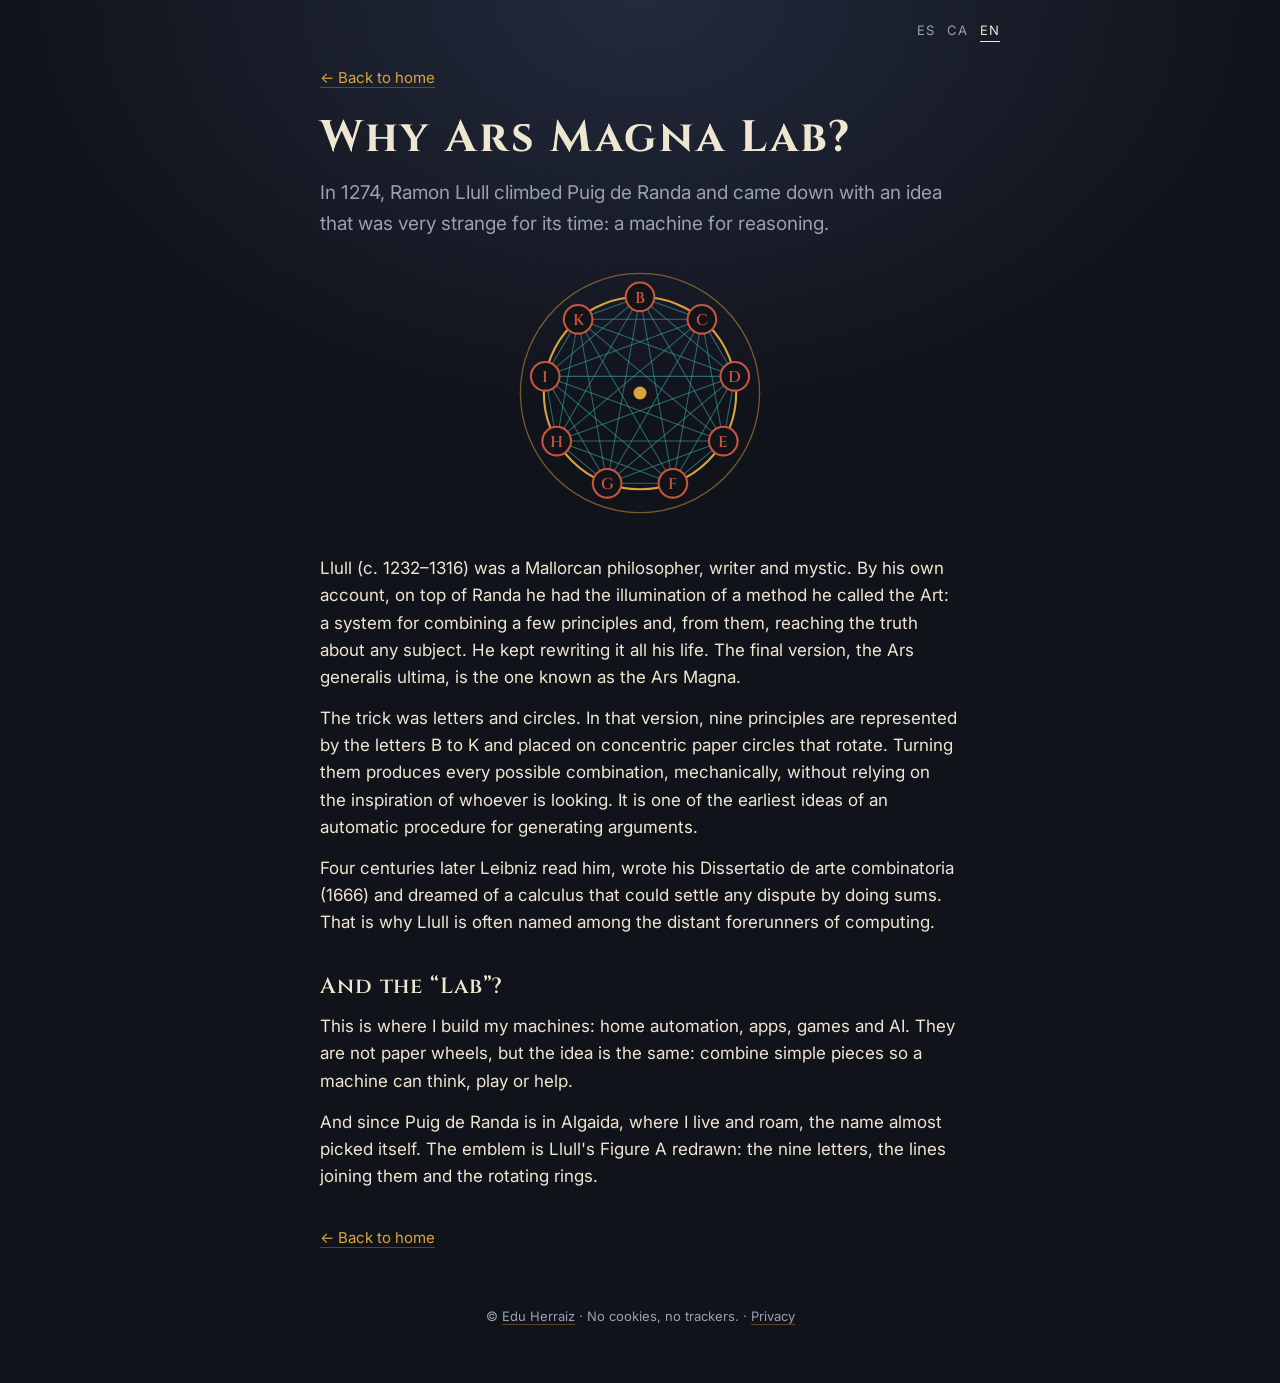
<file: en/llull/index.html>
<!doctype html>
<html lang="en">
<head>
<meta charset="utf-8">
<meta name="viewport" content="width=device-width, initial-scale=1">
<title>Why Ars Magna Lab? · Ars Magna Lab</title>
<meta name="description" content="In 1274, Ramon Llull climbed Puig de Randa and came down with an idea that was very strange for its time: a machine for reasoning.">
<meta name="author" content="Edu Herraiz">
<link rel="canonical" href="https://arsmagnalab.com/en/llull/">
<link rel="alternate" hreflang="es" href="https://arsmagnalab.com/llull/">
<link rel="alternate" hreflang="ca" href="https://arsmagnalab.com/ca/llull/">
<link rel="alternate" hreflang="en" href="https://arsmagnalab.com/en/llull/">
<link rel="alternate" hreflang="x-default" href="https://arsmagnalab.com/llull/">
<meta property="og:title" content="Why Ars Magna Lab? · Ars Magna Lab">
<meta property="og:description" content="In 1274, Ramon Llull climbed Puig de Randa and came down with an idea that was very strange for its time: a machine for reasoning.">
<meta property="og:image" content="https://arsmagnalab.com/og.jpg">
<meta property="og:url" content="https://arsmagnalab.com/en/llull/">
<meta name="twitter:card" content="summary_large_image">
<meta name="color-scheme" content="dark">
<link rel="icon" href="../../favicon.svg" type="image/svg+xml">
<link rel="preconnect" href="https://fonts.googleapis.com">
<link rel="preconnect" href="https://fonts.gstatic.com" crossorigin>
<link href="https://fonts.googleapis.com/css2?family=Cinzel:wght@600;700&family=Inter:wght@400;600&display=swap" rel="stylesheet">
<link rel="stylesheet" href="../../assets/style.css">
</head>
<body>
<main>
  <nav class="lang" aria-label="English"><a href="../../llull/" hreflang="es" lang="es">ES</a> <a href="../../ca/llull/" hreflang="ca" lang="ca">CA</a> <a href="../../en/llull/" hreflang="en" lang="en" aria-current=page>EN</a></nav>

  <article class="essay">
    <p class="back"><a href="../">← Back to home</a></p>
    <h1>Why Ars Magna Lab?</h1>
    <p class="lead">In 1274, Ramon Llull climbed Puig de Randa and came down with an idea that was very strange for its time: a machine for reasoning.</p>
    <figure><svg class="wheel" width="260" height="260" viewBox="0 0 200 200" aria-hidden="true"><circle class="ring2" cx="100" cy="100" r="92"/><g class="chords"><line x1="100.0" y1="26.0" x2="147.6" y2="43.3"/><line x1="100.0" y1="26.0" x2="172.9" y2="87.2"/><line x1="100.0" y1="26.0" x2="164.1" y2="137.0"/><line x1="100.0" y1="26.0" x2="125.3" y2="169.5"/><line x1="100.0" y1="26.0" x2="74.7" y2="169.5"/><line x1="100.0" y1="26.0" x2="35.9" y2="137.0"/><line x1="100.0" y1="26.0" x2="27.1" y2="87.2"/><line x1="100.0" y1="26.0" x2="52.4" y2="43.3"/><line x1="147.6" y1="43.3" x2="172.9" y2="87.2"/><line x1="147.6" y1="43.3" x2="164.1" y2="137.0"/><line x1="147.6" y1="43.3" x2="125.3" y2="169.5"/><line x1="147.6" y1="43.3" x2="74.7" y2="169.5"/><line x1="147.6" y1="43.3" x2="35.9" y2="137.0"/><line x1="147.6" y1="43.3" x2="27.1" y2="87.2"/><line x1="147.6" y1="43.3" x2="52.4" y2="43.3"/><line x1="172.9" y1="87.2" x2="164.1" y2="137.0"/><line x1="172.9" y1="87.2" x2="125.3" y2="169.5"/><line x1="172.9" y1="87.2" x2="74.7" y2="169.5"/><line x1="172.9" y1="87.2" x2="35.9" y2="137.0"/><line x1="172.9" y1="87.2" x2="27.1" y2="87.2"/><line x1="172.9" y1="87.2" x2="52.4" y2="43.3"/><line x1="164.1" y1="137.0" x2="125.3" y2="169.5"/><line x1="164.1" y1="137.0" x2="74.7" y2="169.5"/><line x1="164.1" y1="137.0" x2="35.9" y2="137.0"/><line x1="164.1" y1="137.0" x2="27.1" y2="87.2"/><line x1="164.1" y1="137.0" x2="52.4" y2="43.3"/><line x1="125.3" y1="169.5" x2="74.7" y2="169.5"/><line x1="125.3" y1="169.5" x2="35.9" y2="137.0"/><line x1="125.3" y1="169.5" x2="27.1" y2="87.2"/><line x1="125.3" y1="169.5" x2="52.4" y2="43.3"/><line x1="74.7" y1="169.5" x2="35.9" y2="137.0"/><line x1="74.7" y1="169.5" x2="27.1" y2="87.2"/><line x1="74.7" y1="169.5" x2="52.4" y2="43.3"/><line x1="35.9" y1="137.0" x2="27.1" y2="87.2"/><line x1="35.9" y1="137.0" x2="52.4" y2="43.3"/><line x1="27.1" y1="87.2" x2="52.4" y2="43.3"/></g><circle class="ring" cx="100" cy="100" r="74"/><g class="dots"><circle cx="100.0" cy="26.0" r="11"/><text x="100.0" y="30.5">B</text><circle cx="147.6" cy="43.3" r="11"/><text x="147.6" y="47.8">C</text><circle cx="172.9" cy="87.2" r="11"/><text x="172.9" y="91.7">D</text><circle cx="164.1" cy="137.0" r="11"/><text x="164.1" y="141.5">E</text><circle cx="125.3" cy="169.5" r="11"/><text x="125.3" y="174.0">F</text><circle cx="74.7" cy="169.5" r="11"/><text x="74.7" y="174.0">G</text><circle cx="35.9" cy="137.0" r="11"/><text x="35.9" y="141.5">H</text><circle cx="27.1" cy="87.2" r="11"/><text x="27.1" y="91.7">I</text><circle cx="52.4" cy="43.3" r="11"/><text x="52.4" y="47.8">K</text></g><circle class="hub" cx="100" cy="100" r="5"/></svg></figure>
    <p>Llull (c. 1232–1316) was a Mallorcan philosopher, writer and mystic. By his own account, on top of Randa he had the illumination of a method he called the Art: a system for combining a few principles and, from them, reaching the truth about any subject. He kept rewriting it all his life. The final version, the Ars generalis ultima, is the one known as the Ars Magna.</p>
    <p>The trick was letters and circles. In that version, nine principles are represented by the letters B to K and placed on concentric paper circles that rotate. Turning them produces every possible combination, mechanically, without relying on the inspiration of whoever is looking. It is one of the earliest ideas of an automatic procedure for generating arguments.</p>
    <p>Four centuries later Leibniz read him, wrote his Dissertatio de arte combinatoria (1666) and dreamed of a calculus that could settle any dispute by doing sums. That is why Llull is often named among the distant forerunners of computing.</p>
    <h2>And the “Lab”?</h2>
    <p>This is where I build my machines: home automation, apps, games and AI. They are not paper wheels, but the idea is the same: combine simple pieces so a machine can think, play or help.</p>
    <p>And since Puig de Randa is in Algaida, where I live and roam, the name almost picked itself. The emblem is Llull&#x27;s Figure A redrawn: the nine letters, the lines joining them and the rotating rings.</p>
    <p class="back"><a href="../">← Back to home</a></p>
  </article>

  <footer>© <a href="https://www.eduherraiz.com" rel="noopener">Edu Herraiz</a> · No cookies, no trackers. · <a href="../../en/privacidad/">Privacy</a></footer>
</main>
</body>
</html>
</file>
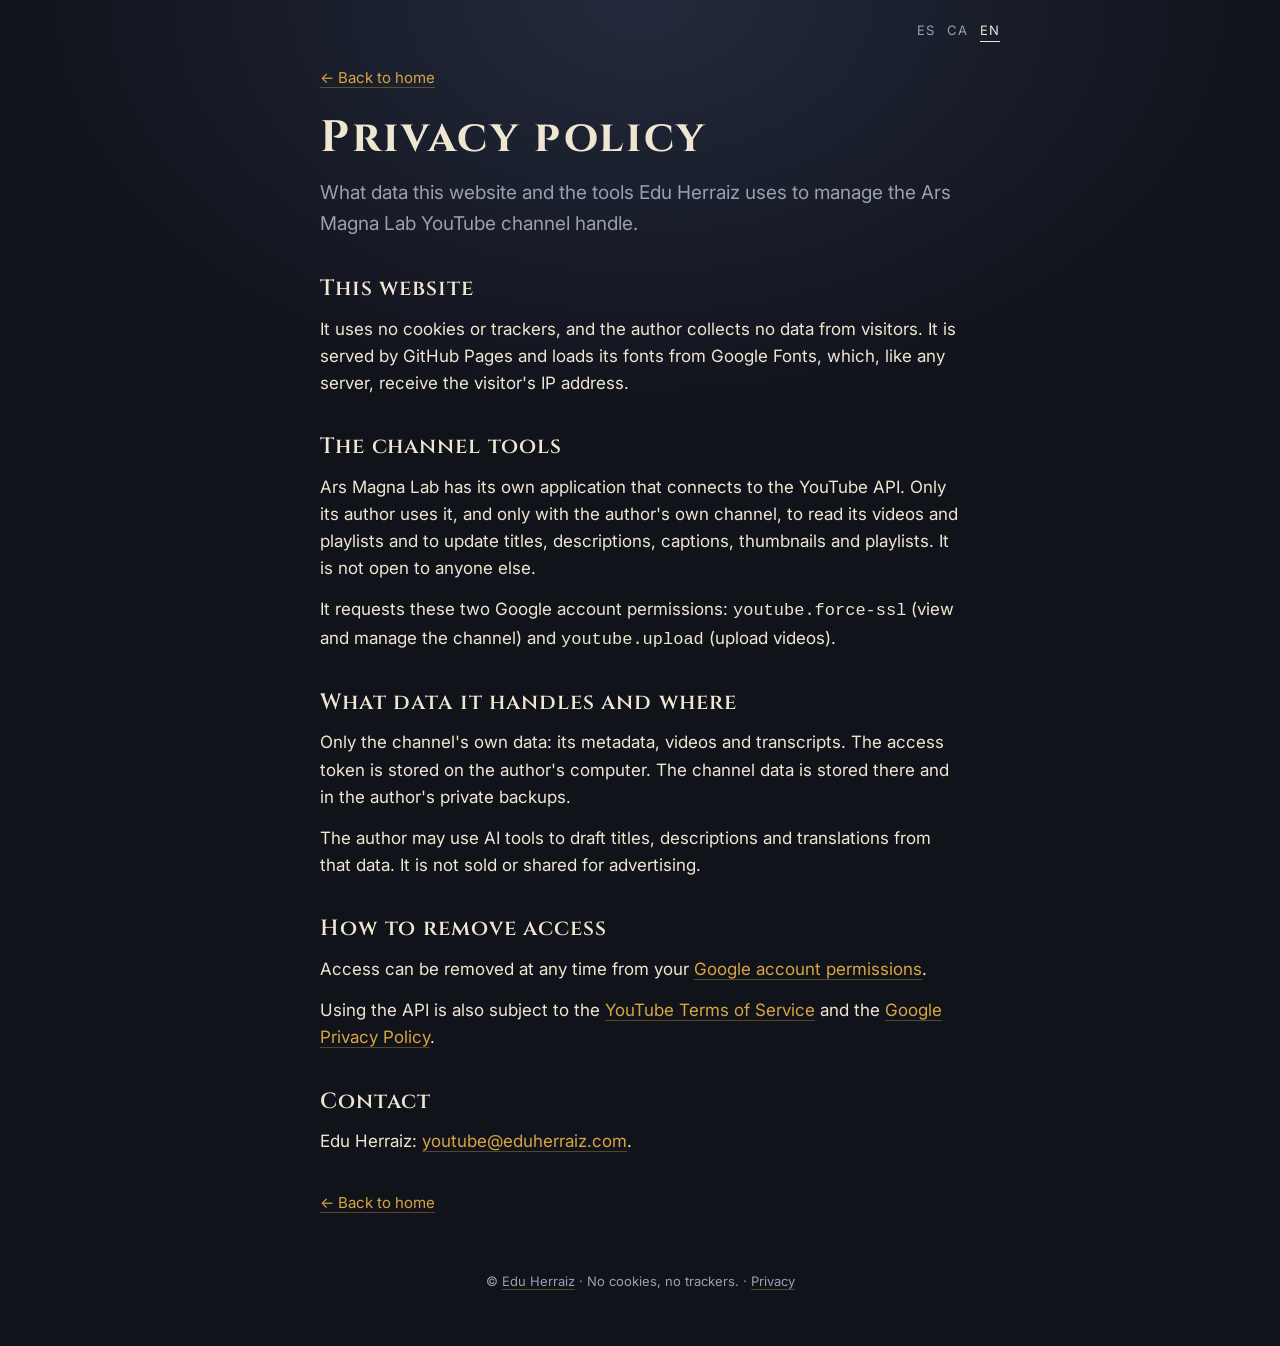
<file: en/privacidad/index.html>
<!doctype html>
<html lang="en">
<head>
<meta charset="utf-8">
<meta name="viewport" content="width=device-width, initial-scale=1">
<title>Privacy policy · Ars Magna Lab</title>
<meta name="description" content="What data this website and the tools Edu Herraiz uses to manage the Ars Magna Lab YouTube channel handle.">
<meta name="author" content="Edu Herraiz">
<link rel="canonical" href="https://arsmagnalab.com/en/privacidad/">
<link rel="alternate" hreflang="es" href="https://arsmagnalab.com/privacidad/">
<link rel="alternate" hreflang="ca" href="https://arsmagnalab.com/ca/privacidad/">
<link rel="alternate" hreflang="en" href="https://arsmagnalab.com/en/privacidad/">
<link rel="alternate" hreflang="x-default" href="https://arsmagnalab.com/privacidad/">
<meta property="og:title" content="Privacy policy · Ars Magna Lab">
<meta property="og:description" content="What data this website and the tools Edu Herraiz uses to manage the Ars Magna Lab YouTube channel handle.">
<meta property="og:image" content="https://arsmagnalab.com/og.jpg">
<meta property="og:url" content="https://arsmagnalab.com/en/privacidad/">
<meta name="twitter:card" content="summary_large_image">
<meta name="color-scheme" content="dark">
<link rel="icon" href="../../favicon.svg" type="image/svg+xml">
<link rel="preconnect" href="https://fonts.googleapis.com">
<link rel="preconnect" href="https://fonts.gstatic.com" crossorigin>
<link href="https://fonts.googleapis.com/css2?family=Cinzel:wght@600;700&family=Inter:wght@400;600&display=swap" rel="stylesheet">
<link rel="stylesheet" href="../../assets/style.css">
</head>
<body>
<main>
  <nav class="lang" aria-label="English"><a href="../../privacidad/" hreflang="es" lang="es">ES</a> <a href="../../ca/privacidad/" hreflang="ca" lang="ca">CA</a> <a href="../../en/privacidad/" hreflang="en" lang="en" aria-current=page>EN</a></nav>

  <article class="essay">
    <p class="back"><a href="../">← Back to home</a></p>
    <h1>Privacy policy</h1>
    <p class="lead">What data this website and the tools Edu Herraiz uses to manage the Ars Magna Lab YouTube channel handle.</p>
    <h2>This website</h2>
    <p>It uses no cookies or trackers, and the author collects no data from visitors. It is served by GitHub Pages and loads its fonts from Google Fonts, which, like any server, receive the visitor's IP address.</p>
    <h2>The channel tools</h2>
    <p>Ars Magna Lab has its own application that connects to the YouTube API. Only its author uses it, and only with the author's own channel, to read its videos and playlists and to update titles, descriptions, captions, thumbnails and playlists. It is not open to anyone else.</p>
    <p>It requests these two Google account permissions: <code>youtube.force-ssl</code> (view and manage the channel) and <code>youtube.upload</code> (upload videos).</p>
    <h2>What data it handles and where</h2>
    <p>Only the channel's own data: its metadata, videos and transcripts. The access token is stored on the author's computer. The channel data is stored there and in the author's private backups.</p>
    <p>The author may use AI tools to draft titles, descriptions and translations from that data. It is not sold or shared for advertising.</p>
    <h2>How to remove access</h2>
    <p>Access can be removed at any time from your <a href="https://myaccount.google.com/permissions" rel="noopener">Google account permissions</a>.</p>
    <p>Using the API is also subject to the <a href="https://www.youtube.com/t/terms" rel="noopener">YouTube Terms of Service</a> and the <a href="https://policies.google.com/privacy" rel="noopener">Google Privacy Policy</a>.</p>
    <h2>Contact</h2>
    <p>Edu Herraiz: <a href="mailto:youtube@eduherraiz.com">youtube@eduherraiz.com</a>.</p>
    <p class="back"><a href="../">← Back to home</a></p>
  </article>

  <footer>© <a href="https://www.eduherraiz.com" rel="noopener">Edu Herraiz</a> · No cookies, no trackers. · <a href="../../en/privacidad/">Privacy</a></footer>
</main>
</body>
</html>
</file>
<file: assets/style.css>
/* arsmagnalab.com: siempre oscura, con la paleta de Ars Magna */
:root { --ink:#11131b; --card:#171a25; --line:#262b3b; --gold:#d9a441; --terra:#c8553d; --teal:#3aa6a0; --parch:#efe6d2; --muted:#9aa0b2; }
* { box-sizing: border-box; }
html { -webkit-text-size-adjust: 100%; }
body {
  margin: 0; min-height: 100vh;
  background: radial-gradient(900px 600px at 50% 0%, #232a3d 0%, var(--ink) 70%) no-repeat var(--ink);
  color: var(--parch); font: 400 17px/1.6 Inter, system-ui, sans-serif;
}
main { max-width: 760px; margin: 0 auto; padding: 20px 20px 56px; }
a { color: var(--gold); text-decoration: none; border-bottom: 1px solid color-mix(in srgb, var(--gold) 35%, transparent); }
a:hover { border-bottom-color: var(--gold); }
a:focus-visible { outline: 2px solid var(--gold); outline-offset: 3px; border-radius: 2px; }
p { margin: 0 0 14px; }

.lang { display: flex; justify-content: flex-end; gap: 12px; font-size: 13px; letter-spacing: 1px; }
.lang a { color: var(--muted); border: 0; }
.lang a[aria-current] { color: var(--parch); border-bottom: 1px solid var(--parch); }

/* Portada */
.hero { text-align: center; max-width: 640px; margin: 24px auto 0; }
.figura { width: 200px; height: 200px; border-radius: 50%; display: block; margin: 0 auto 28px; }
h1 { font: 700 clamp(34px, 8.6vw, 60px)/1.1 Cinzel, Georgia, serif; letter-spacing: .06em; margin: 0; text-wrap: balance; }
.lema { color: var(--gold); font-size: 20px; margin: 14px 0 28px; }
.canal {
  display: inline-block; margin: 18px 0 8px; padding: 14px 26px; border-radius: 6px; border: 0;
  background: var(--gold); color: var(--ink); font-weight: 600;
}
.canal:hover { background: #e8b75a; }
.canal:focus-visible { outline: 3px solid var(--parch); }
.more { margin-top: 18px; }

/* Índice de proyectos */
section { border-top: 1px solid var(--line); padding-top: 28px; margin-top: 56px; }
h2 { font: 600 14px/1 Inter, sans-serif; letter-spacing: 3px; text-transform: uppercase; color: var(--gold); margin: 0 0 8px; }
ul.projects { list-style: none; margin: 0; padding: 0; }
.proj { display: grid; grid-template-columns: 176px 1fr; gap: 20px; align-items: start; padding: 20px 0; border-bottom: 1px dashed var(--line); }
.thumb { border: 0; display: block; }
.thumb img { display: block; width: 176px; height: 99px; object-fit: cover; border-radius: 8px; border: 1px solid var(--line); }
.proj-head { display: flex; flex-wrap: wrap; align-items: baseline; gap: 4px 12px; margin-bottom: 6px; }
.proj h3 { font: 600 18px/1.3 Inter, sans-serif; margin: 0; }
.meta { color: var(--muted); font-size: 13px; }
.proj p { margin: 0 0 8px; font-size: 16px; }
.links { display: flex; flex-wrap: wrap; gap: 4px 18px; font-size: 15px; }

/* ¿Por qué el nombre? */
.essay { max-width: 640px; margin: 24px auto 0; }
.essay h1 { font-size: clamp(30px, 7vw, 44px); text-align: left; }
.essay h2 { font: 600 22px/1.3 Cinzel, Georgia, serif; letter-spacing: .04em; text-transform: none; color: var(--parch); margin: 36px 0 12px; }
.lead { font-size: 19px; color: var(--muted); margin: 16px 0 8px; }
.essay figure { margin: 24px 0; text-align: center; }
.back { font-size: 15px; margin: 0 0 24px; }
.essay .back:last-child { margin: 36px 0 0; }
.wheel { max-width: 100%; height: auto; }
.wheel .chords line { stroke: var(--teal); stroke-width: .8; stroke-opacity: .6; }
.wheel .ring { fill: none; stroke: var(--gold); stroke-width: 1.6; }
.wheel .ring2 { fill: none; stroke: var(--gold); stroke-width: 1; stroke-opacity: .5; }
.wheel .dots circle { fill: var(--ink); stroke: var(--terra); stroke-width: 1.6; }
.wheel .hub { fill: var(--gold); }
.wheel text { fill: var(--terra); font: 600 12px Cinzel, serif; text-anchor: middle; }

footer { margin-top: 56px; color: var(--muted); font-size: 13px; text-align: center; }
footer a { color: var(--muted); }

@media (max-width: 560px) {
  main { padding: 16px 16px 48px; }
  .proj { grid-template-columns: 1fr; gap: 12px; }
  .thumb img { width: 100%; height: auto; aspect-ratio: 16 / 9; }
}
</file>
<file: futbolin/futbolin.css>
/* Página de noche de partido: siempre oscura, con la paleta de Ars Magna */
:root {
  --bg: #0c0e14;
  --bg-2: #11131b;
  --card: #171a25;
  --ink: #efe6d2;
  --muted: #9aa0b2;
  --line: #262b3b;
  --gold: #d9a441;
  --terra: #c8553d;
  --teal: #3aa6a0;
  --display: "Big Shoulders Display", Inter, sans-serif;
  --mono: "JetBrains Mono", ui-monospace, monospace;
}
* { box-sizing: border-box; }
html { -webkit-text-size-adjust: 100%; scroll-behavior: smooth; }
body { margin: 0; background: var(--bg); color: var(--ink); font: 400 17px/1.65 Inter, system-ui, sans-serif; overflow-x: hidden; }
a { color: var(--gold); text-decoration: none; border-bottom: 1px solid color-mix(in srgb, var(--gold) 35%, transparent); }
a:hover { border-bottom-color: var(--gold); }
img, video { max-width: 100%; display: block; }
code { font: 500 .86em var(--mono); color: var(--teal); background: #0f1118; border: 1px solid var(--line); border-radius: 5px; padding: 1px 5px; overflow-wrap: anywhere; }
pre { font: 400 13.5px/1.6 var(--mono); background: #0a0b10; border: 1px solid var(--line); border-radius: 12px; padding: 16px 18px; overflow-x: auto; margin: 20px 0; color: var(--ink); }
pre .k { color: var(--teal); }
pre .s { color: var(--gold); }
.wrap { max-width: 980px; margin: 0 auto; padding: 0 20px; }
.narrow { max-width: 680px; }
.top { display: flex; justify-content: space-between; align-items: center; padding: 20px 0; font-size: 14px; }

/* Portada */
.hero { padding: 36px 0 64px; text-align: center; }
.kicker { font: 600 13px/1 Inter, sans-serif; letter-spacing: 3px; text-transform: uppercase; color: var(--gold); margin: 0 0 18px; }
h1 { font-family: var(--display); font-weight: 900; font-size: clamp(44px, 8.5vw, 92px); line-height: .95; letter-spacing: 1px; margin: 0 0 22px; text-transform: uppercase; }
h1 em { font-style: normal; color: var(--gold); }
h1 small { display: block; font-size: .42em; letter-spacing: 2px; color: var(--muted); margin-top: 12px; }
.lead { font-size: clamp(18px, 2.3vw, 20px); color: var(--muted); max-width: 680px; margin: 0 auto 24px; }
.lead b { color: var(--ink); font-weight: 500; }
.chips { display: flex; flex-wrap: wrap; gap: 8px; justify-content: center; margin: 0 0 36px; }
.chips span { font: 500 13px var(--mono); color: var(--teal); border: 1px solid color-mix(in srgb, var(--teal) 45%, transparent); padding: 4px 10px; border-radius: 99px; }
figure.media.hero-foto { max-width: 900px; margin: 0 auto; }

figure.media { margin: 0; }
figure.media img, figure.media video { width: 100%; height: auto; border-radius: 12px; }
figure.media.vertical video { width: auto; max-width: 100%; max-height: 560px; margin: 0 auto; }
figcaption { font-size: 14px; color: var(--muted); margin-top: 8px; }

/* Secciones */
section { padding: 72px 0; border-top: 1px solid var(--line); }
section.alt { background: var(--bg-2); }
.num { font: 700 15px var(--display); letter-spacing: 3px; color: var(--terra); margin: 0 0 8px; }
h2 { font-family: var(--display); font-weight: 900; font-size: clamp(34px, 6vw, 56px); line-height: 1; text-transform: uppercase; margin: 0 0 20px; letter-spacing: .5px; }
h3 { font: 600 18px/1.3 Inter, sans-serif; margin: 28px 0 8px; }
p { margin: 0 0 16px; }
.dos { display: grid; grid-template-columns: 1fr 1fr; gap: 28px; align-items: start; }
.tres { display: grid; grid-template-columns: repeat(3, 1fr); gap: 16px; }
.grid-media { display: grid; gap: 16px; margin-top: 28px; }
.nota { font-size: 14.5px; color: var(--muted); }
ul.puntos { margin: 0 0 16px; padding-left: 20px; }
ul.puntos li { margin-bottom: 8px; }
ul.puntos li::marker { color: var(--gold); }

/* Momentos de una partida */
.momentos { display: grid; grid-template-columns: repeat(5, 1fr); gap: 12px; margin: 32px 0; }
.momento { background: var(--card); border: 1px solid var(--line); border-radius: 12px; padding: 16px; }
.momento b { display: block; font: 900 22px/1 var(--display); text-transform: uppercase; margin-bottom: 8px; }
.momento p { font-size: 14.5px; color: var(--muted); margin: 0 0 8px; }
.momento code { font-size: 12px; }
.momento.oro { border-color: var(--gold); } .momento.oro b { color: var(--gold); }

/* Tablas de entidades */
.tabla { overflow-x: auto; margin: 16px 0 24px; border: 1px solid var(--line); border-radius: 12px; }
table { border-collapse: collapse; width: 100%; font-size: 15px; }
th, td { text-align: left; padding: 10px 14px; border-bottom: 1px solid var(--line); vertical-align: top; }
th { font: 600 12px Inter, sans-serif; letter-spacing: 1.5px; text-transform: uppercase; color: var(--muted); background: var(--card); }
tr:last-child td { border-bottom: 0; }

/* Diagramas */
.diagrama { background: var(--card); border: 1px solid var(--line); border-radius: 16px; padding: 18px; margin: 28px 0 8px; overflow-x: auto; }
.diagrama svg { width: 100%; min-width: 560px; height: auto; display: block; }
.diagrama text { font: 13px Inter, sans-serif; fill: var(--ink); }
.diagrama .suave { fill: var(--muted); font-size: 12px; }
.diagrama .tit { font: 700 17px var(--display); letter-spacing: 1px; text-transform: uppercase; }
.caja { fill: #0f1118; stroke: var(--line); stroke-width: 1.5; }
.caja.oro { stroke: var(--gold); }
.caja.teal { stroke: var(--teal); }
.flecha { stroke: var(--muted); stroke-width: 1.6; fill: none; marker-end: url(#punta); }
.flecha.wifi { stroke-dasharray: 5 5; }
.pulso { fill: var(--gold); }
.sin-wifi .flecha.wifi, .sin-wifi .pulso.wifi { opacity: .15; }
.sin-wifi .nodo-red { opacity: .35; }
.aviso-red { opacity: 0; transition: opacity .3s; }
.sin-wifi .aviso-red { opacity: 1; }
button { font: 600 15px Inter, sans-serif; border-radius: 99px; padding: 10px 18px; border: 1px solid var(--line); background: #0f1118; color: var(--ink); cursor: pointer; }
button:hover { border-color: var(--gold); }
button:focus-visible { outline: 2px solid var(--gold); outline-offset: 2px; }

/* Barrera animada */
.haz { stroke: var(--terra); stroke-width: 3; stroke-linecap: round; filter: drop-shadow(0 0 4px var(--terra)); animation: corta 3.2s linear infinite; }
.bola-carril { animation: rueda 3.2s linear infinite; }
.mas-uno { font: 900 30px var(--display) !important; fill: var(--gold) !important; opacity: 0; animation: suma 3.2s linear infinite; }
@keyframes rueda { from { transform: translateX(0); } to { transform: translateX(560px); } }
@keyframes corta { 0%, 45% { opacity: 1; } 46%, 55% { opacity: .08; } 56%, 100% { opacity: 1; } }
@keyframes suma { 0%, 46% { opacity: 0; transform: translateY(0); } 50% { opacity: 1; } 70% { opacity: 0; transform: translateY(-18px); } 100% { opacity: 0; } }

/* Diagramas del repo del futbolín, pasados a oscuro con diagramas.py */
.lamina { margin: 28px 0 8px; background: var(--card); border: 1px solid var(--line); border-radius: 16px; padding: 18px; overflow-x: auto; }
.lamina a { border: 0; display: block; }
.lamina img { width: 100%; min-width: 620px; height: auto; }
.lamina figcaption { margin-top: 10px; }

.ventajas { display: grid; grid-template-columns: repeat(4, 1fr); gap: 12px; margin: 16px 0 28px; }
.ventaja { background: var(--card); border: 1px solid var(--line); border-radius: 12px; padding: 16px; }
.ventaja b { display: block; font: 900 20px/1.05 var(--display); text-transform: uppercase; color: var(--gold); margin-bottom: 6px; }
.ventaja p { font-size: 14.5px; color: var(--muted); margin: 0; }

.cierre { text-align: center; }
.cierre .enlaces { display: flex; gap: 12px; flex-wrap: wrap; justify-content: center; }
.cierre .enlaces a { border: 1px solid var(--gold); border-radius: 99px; padding: 11px 20px; font-weight: 600; }
footer { padding: 40px 0 56px; text-align: center; color: var(--muted); font-size: 13px; border-top: 1px solid var(--line); }

@media (max-width: 760px) {
  .dos, .tres { grid-template-columns: 1fr; }
  .momentos, .ventajas { grid-template-columns: 1fr 1fr; }
  section { padding: 56px 0; }
}
@media (max-width: 420px) {
  .wrap { padding: 0 16px; }
  .momentos, .ventajas { grid-template-columns: 1fr; }
}
@media (prefers-reduced-motion: reduce) {
  html { scroll-behavior: auto; }
  .haz, .bola-carril, .mas-uno { animation: none !important; }
  .pulso { display: none; }
}

/* Barra de arriba: vuelta a la portada e idiomas */
.lang { display: flex; gap: 12px; font-size: 13px; letter-spacing: 1px; }
.lang a { color: var(--muted); border: 0; }
.lang a[aria-current] { color: var(--ink); border-bottom: 1px solid var(--ink); }
</file>
